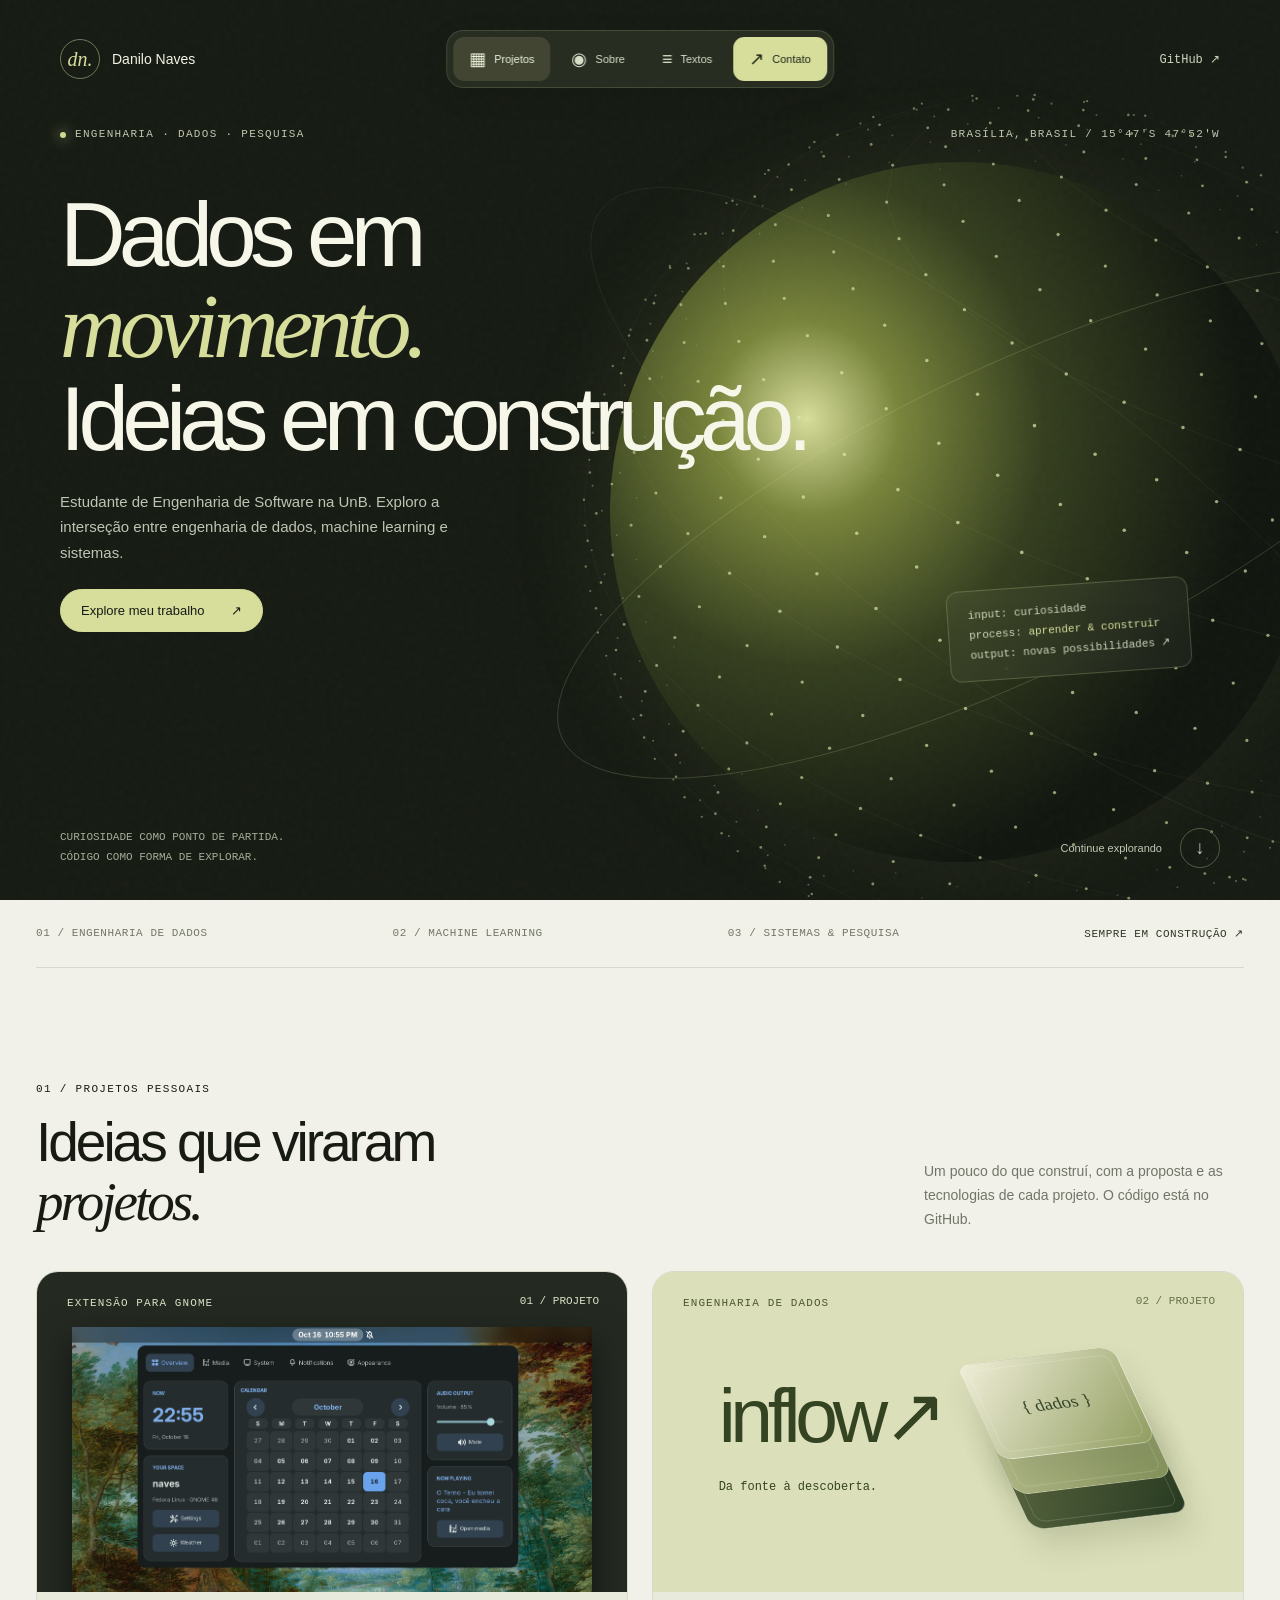
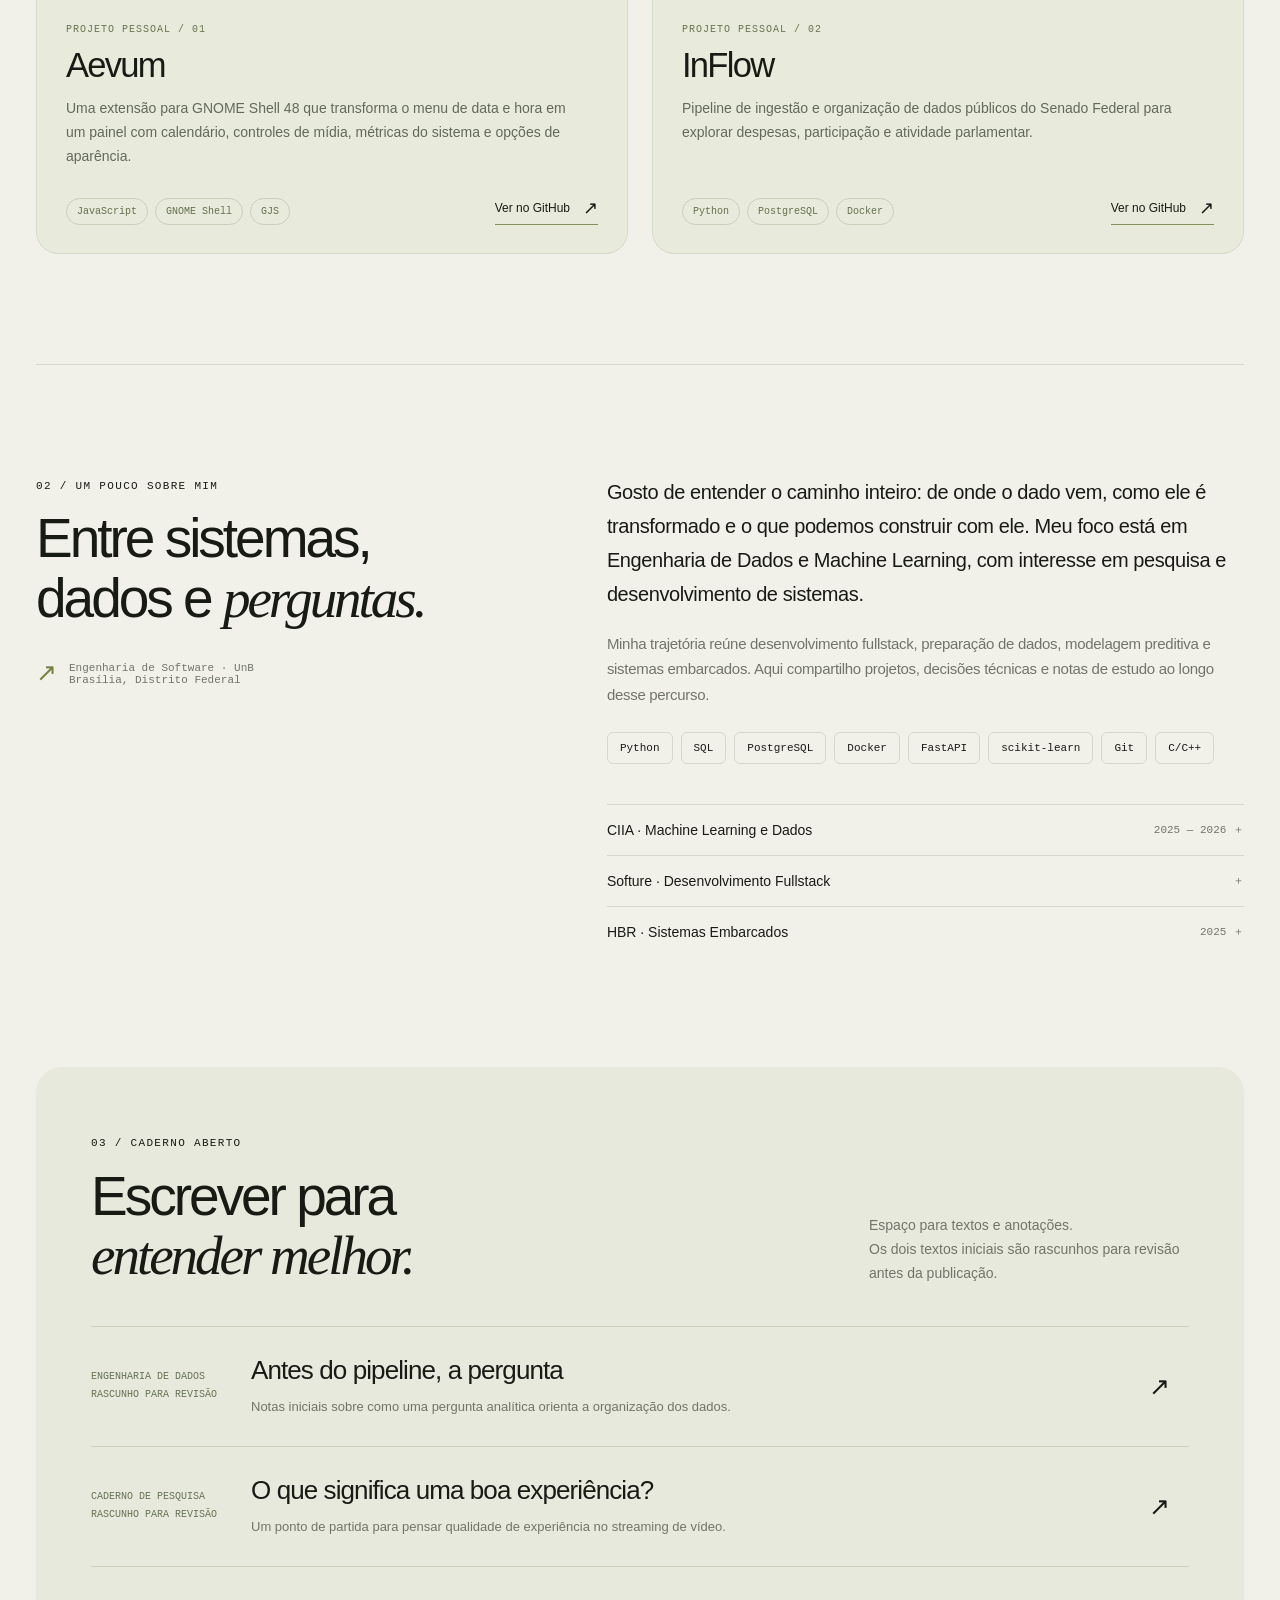
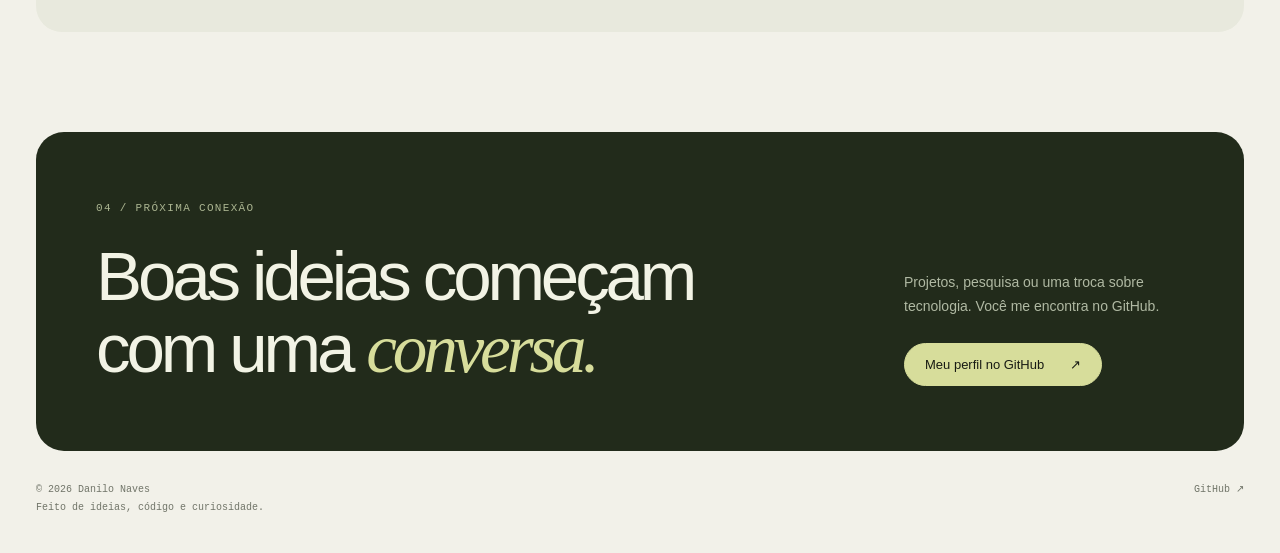
<file: index.html>
<!doctype html>
<html lang="pt-BR"><head><meta charset="utf-8"><meta name="viewport" content="width=device-width,initial-scale=1"><meta name="theme-color" content="#222b1b"><meta name="description" content="Estudante de Engenharia de Software na UnB. Exploro a interseção entre engenharia de dados, machine learning e sistemas."><meta property="og:title" content="Danilo Naves — Dados, software e pesquisa"><meta property="og:description" content="Estudante de Engenharia de Software na UnB. Exploro a interseção entre engenharia de dados, machine learning e sistemas."><meta property="og:type" content="website"><title>Danilo Naves — Dados, software e pesquisa</title><link rel="icon" href="./assets/favicon.svg" type="image/svg+xml"><style>@font-face{font-family:Local;src:local('Inter'),local('Arial');font-display:swap}
:root{--ink:#181b14;--olive:#d7dd9b;--muted:#717569;--paper:#f2f1e9;--line:#d7d8cc}*{box-sizing:border-box}html{scroll-behavior:smooth;scroll-padding-top:95px}body{margin:0;background:var(--paper);color:var(--ink);font-family:Local,Arial,sans-serif;-webkit-font-smoothing:antialiased}a{color:inherit;text-decoration:none}button{font:inherit;cursor:pointer}a,button{-webkit-tap-highlight-color:transparent}a:focus-visible,button:focus-visible,summary:focus-visible{outline:3px solid #8b9839;outline-offset:6px}::selection{background:#d7dd9b;color:#171b14}.skip{position:fixed;top:-90px;left:20px;z-index:100;background:var(--olive);padding:16px}.skip:focus{top:12px}.shell{width:min(1380px,calc(100% - 72px));margin:auto}.nav{display:flex;height:100px;align-items:center;justify-content:space-between;gap:25px}.identity{display:flex;align-items:center;gap:13px;font-weight:600;font-size:16px}.monogram{width:40px;height:40px;border:1px solid #aaaDA0;border-radius:50%;display:grid;place-items:center;font-family:Georgia,serif;font-size:20px;font-style:italic}.navlinks{display:flex;gap:32px;align-items:center;font-size:13px}.navlinks a:not(.pill):hover{color:#6a762a}.pill{border:1px solid #c6c8bb;border-radius:40px;display:inline-flex;align-items:center;gap:26px;padding:13px 20px;font-size:13px;transition:background .2s,transform .2s}.pill:hover{background:var(--olive);transform:translateY(-2px)}.pill.dark{background:var(--ink);color:#fff;border-color:var(--ink)}.pill.lime{background:var(--olive);color:var(--ink);border-color:var(--olive)}.hero{position:relative;min-height:760px;height:calc(100svh - 128px);max-height:1050px;background:#151a12;border-radius:30px;overflow:hidden;color:#f6f6e9;isolation:isolate}.hero:after{content:'';position:absolute;inset:0;pointer-events:none;background-image:url("data:image/svg+xml,%3Csvg viewBox='0 0 180 180' xmlns='http://www.w3.org/2000/svg'%3E%3Cfilter id='n'%3E%3CfeTurbulence type='fractalNoise' baseFrequency='.84' numOctaves='3' stitchTiles='stitch'/%3E%3C/filter%3E%3Crect width='100%25' height='100%25' opacity='.1' filter='url(%23n)'/%3E%3C/svg%3E");opacity:.28;z-index:5}.hero-glow{position:absolute;width:700px;height:700px;border-radius:50%;background:radial-gradient(ellipse at 34% 30%,#d7dd9b 0%,#78843a 14%,#343e1e 36%,#10150e 67%);right:-80px;top:145px;box-shadow:-12px -10px 90px #85904822;transform:rotate(-20deg)}#field{position:absolute;width:100%;height:100%;inset:0;opacity:.94}.hero-content{position:relative;z-index:6;padding:50px 60px 35px;display:flex;flex-direction:column;height:100%;min-height:inherit}.eyebrow{font-family:monospace;text-transform:uppercase;letter-spacing:.12em;font-size:11px;line-height:1.6}.hero-top{display:flex;justify-content:space-between;color:#c1c6af}.status{display:flex;align-items:center;gap:9px}.status i{width:6px;height:6px;background:#ceda8d;border-radius:50%;box-shadow:0 0 13px #d7dd9b}.hero h1{font-weight:400;font-size:clamp(64px,7.3vw,112px);letter-spacing:-.075em;line-height:1.01;margin:80px 0 28px;max-width:950px}.hero h1 em{font-family:Georgia,'Times New Roman',serif;font-weight:400;color:var(--olive);letter-spacing:-.065em}.hero-description{font-size:16px;color:#bfc5b4;line-height:1.8;max-width:395px;margin:0 0 30px}.hero-bottom{margin-top:auto;padding-top:75px;display:flex;align-items:flex-end;justify-content:space-between}.hero-meta{font-size:11px;line-height:1.8;color:#a6ad99;font-family:monospace}.scroll-cue{display:flex;align-items:center;gap:18px;font-size:11px;color:#c2c9b6}.scroll-cue span{display:grid;place-items:center;width:40px;height:40px;border:1px solid #515b42;border-radius:50%;font-size:19px}.orbit-label{position:absolute;right:8%;bottom:28%;padding:15px 20px;border:1px solid #b8c78a44;border-radius:12px;background:#ffffff08;backdrop-filter:blur(12px);font:11px/1.8 monospace;color:#ccd4ba;transform:rotate(-4deg);z-index:6}.orbit-label b{font-weight:400;color:var(--olive)}.ticker{display:flex;justify-content:space-between;gap:25px;padding:27px 0;border-bottom:1px solid var(--line);font:11px monospace;color:#737766;letter-spacing:.05em}.ticker span:last-child{color:#2c3624}.section{padding:110px 0}.section-head{display:flex;justify-content:space-between;align-items:flex-end;margin-bottom:40px;gap:24px}.section-head h2,.about h2{font-size:clamp(36px,4.3vw,62px);font-weight:400;line-height:1.08;letter-spacing:-.055em;margin:14px 0 0}.section-head h2 em,.about h2 em{font-family:Georgia,serif;font-weight:400}.section-head p{max-width:320px;font-size:14px;line-height:1.7;color:var(--muted);margin:0}.filters{display:flex;gap:8px;flex-wrap:wrap;margin-bottom:28px}.filter{border:1px solid #c8ccba;border-radius:30px;background:transparent;padding:9px 17px;font-size:12px}.filter[aria-pressed=true]{color:#f3f4e9;background:#303a23;border-color:#303a23}.project-grid{display:grid;grid-template-columns:1fr 1fr;gap:40px 26px}.project:first-child{grid-column:1/-1}.project[hidden]{display:none}.project-visual{position:relative;overflow:hidden;border-radius:18px;height:330px;background:#dedfcb;transition:transform .35s}.project:hover .project-visual{transform:translateY(-4px)}.project:first-child .project-visual{height:445px}.visual-label{position:absolute;left:30px;top:25px;font:11px monospace;text-transform:uppercase;letter-spacing:.1em;color:#4a5532}.visual-index{position:absolute;right:28px;top:23px;font:11px monospace;color:#65704c}.inflow-art{background:#dce0ba;display:flex;justify-content:center;align-items:center;gap:60px}.inflow-word{font-size:clamp(55px,8vw,120px);font-weight:500;letter-spacing:-.07em;color:#344322;z-index:1}.inflow-word small{font:12px monospace;letter-spacing:0;display:block;margin-top:20px}.stack{position:relative;display:flex;align-items:center;justify-content:center;width:310px;height:310px;transform:rotate(-25deg)}.slab{position:absolute;width:215px;height:150px;border-radius:20px;transform:skewY(18deg);box-shadow:0 30px 40px #333e2425;border:1px solid #ffffff55;background:linear-gradient(135deg,#f0eed8,#909d60)}.slab:nth-child(1){top:145px;background:linear-gradient(135deg,#6a754a,#263921)}.slab:nth-child(2){top:90px;background:linear-gradient(135deg,#c9ce9d,#83915b)}.slab:nth-child(3){top:35px;display:grid;place-items:center;font:25px Georgia;color:#354528}.slab:after{content:'';position:absolute;inset:10px;border:1px solid #ffffff35;border-radius:13px}.project-info{display:flex;justify-content:space-between;gap:20px;padding-top:20px}.project-info h3{font-size:23px;letter-spacing:-.035em;font-weight:400;margin:0 0 8px}.project-info p{color:var(--muted);font-size:13px;line-height:1.6;margin:0;max-width:600px}.round-arrow{border:1px solid #bdc3ac;border-radius:50%;height:42px;width:42px;flex:0 0 42px;display:grid;place-items:center;font-size:20px;transition:background .2s}.project:hover .round-arrow{background:var(--olive)}.tags{display:flex;gap:12px;flex-wrap:wrap;font:10px monospace;color:#64704e;margin-top:14px}.network-art{background:#1d261b;display:grid;place-items:center}.network-art .visual-label,.network-art .visual-index{color:#b7c794}.network-art svg{width:80%;height:75%;overflow:visible}.network-art .graph-node{fill:#d7dd9b;filter:drop-shadow(0 0 10px #b8d07b66)}.network-art .link{stroke:#8b9b66;stroke-width:1;fill:none}.network-art .strong{stroke:#d7dd9b;stroke-width:3;stroke-dasharray:5 9}.ml-art{background:#e4ded3;display:flex;align-items:center;justify-content:center}.matrix{display:grid;grid-template-columns:repeat(8,19px);gap:6px;transform:rotate(-18deg)}.matrix i{width:19px;height:19px;border-radius:5px;background:#505e3b}.matrix i:nth-child(3n){background:#a3ab82}.matrix i:nth-child(7n){background:#c7b397}.matrix i:nth-child(5n){background:#e9e6dc}.ml-title{font:italic 68px Georgia;color:#39452d;letter-spacing:-.06em;margin-left:42px}.about{border-top:1px solid var(--line);display:grid;grid-template-columns:.85fr 1.15fr;gap:100px}.about-copy>p{font-size:20px;line-height:1.7;margin-top:0;letter-spacing:-.02em}.about-copy>p+p{font-size:15px;color:var(--muted)}.skills{display:flex;gap:8px;flex-wrap:wrap;margin-top:25px}.skills span{font:11px monospace;border:1px solid var(--line);border-radius:6px;padding:9px 12px}.about-caption{display:flex;align-items:center;gap:12px;margin-top:30px;font:11px monospace;color:var(--muted)}.about-caption:before{content:'↗';font-size:25px;color:#758241}.experiences{margin-top:40px}.experiences details{border-top:1px solid var(--line);padding:17px 0;font-size:14px}.experiences summary{cursor:pointer;display:flex;justify-content:space-between;gap:15px;list-style:none}.experiences summary::-webkit-details-marker{display:none}.experiences summary span{font:11px monospace;color:var(--muted)}.experiences details p{font-size:14px;line-height:1.7;color:var(--muted)}.notes-section{background:#e8e9dd;border-radius:26px;padding:65px 55px;margin-bottom:100px}.note{display:grid;grid-template-columns:135px 1fr 40px;gap:25px;align-items:center;border-top:1px solid #cbd0bd;padding:28px 0}.note:last-child{border-bottom:1px solid #cbd0bd}.note:hover h3{color:#64732d}.note-meta{font:10px/1.8 monospace;color:#667253}.note h3{font-size:26px;font-weight:400;letter-spacing:-.035em;margin:0 0 10px}.note p{font-size:13px;color:var(--muted);margin:0;line-height:1.7}.note>span{font-size:25px}.contact{background:#222b1b;border-radius:28px;color:#f2f3e5;padding:65px 60px;display:flex;justify-content:space-between;gap:40px;align-items:flex-end}.contact .eyebrow{color:#abb591}.contact h2{font:400 clamp(40px,5.4vw,78px)/1.05 Local,Arial,sans-serif;letter-spacing:-.06em;margin:22px 0 0}.contact h2 em{font-family:Georgia,serif;color:var(--olive);font-weight:400}.contact p{font-size:14px;line-height:1.7;color:#b0b9a3;max-width:280px}.contact .pill{margin-top:10px}footer{display:flex;justify-content:space-between;gap:20px;padding:30px 0 38px;color:var(--muted);font:10px/1.8 monospace}.article-wrap{max-width:790px;margin:50px auto 120px}.back{display:inline-block;font:12px monospace;color:#627242;margin-bottom:50px}.article-wrap h1{font-size:clamp(42px,6vw,76px);line-height:1.05;letter-spacing:-.06em;font-weight:400;margin:20px 0 30px}.article-wrap .lead{font-size:21px;line-height:1.7;color:#606850;border-bottom:1px solid var(--line);padding-bottom:35px;margin-bottom:45px}.prose{font-size:17px;line-height:1.9}.prose h2{font-size:28px;font-weight:400;letter-spacing:-.03em;margin-top:40px;line-height:1.3}.prose p{margin:20px 0}.prose ul{padding-left:24px}.prose a{border-bottom:1px solid #87945e}.prose code{background:#e3e6d6;padding:2px 6px;border-radius:4px;font-size:.85em}.article-end{margin-top:50px;padding-top:30px;border-top:1px solid var(--line)}.noscript{font:11px monospace;color:#cbd3bb;position:absolute;bottom:20px;left:30px} @media(min-width:1600px){.hero h1{font-size:118px}}@media(max-width:900px){.shell{width:calc(100% - 40px)}.nav{height:82px}.navlinks{gap:20px}.hero{min-height:710px;height:auto}.hero-content{padding:35px;min-height:710px}.hero h1{font-size:76px;margin-top:75px}.hero-glow{right:-350px;top:210px}.orbit-label{display:none}.section{padding:80px 0}.about{gap:45px}.inflow-art{gap:15px}.stack{width:250px}.notes-section{padding:45px 30px}.contact{padding:45px 35px}.ml-title{font-size:45px;margin-left:25px}.matrix{grid-template-columns:repeat(8,13px);gap:4px}.matrix i{width:13px;height:13px}}@media(max-width:600px){.shell{width:calc(100% - 28px)}.nav{height:80px}.identity{font-size:13px;gap:8px}.monogram{width:32px;height:32px;font-size:17px}.navlinks{gap:15px;font-size:11px}.navlinks .pill{display:none}.hero{border-radius:20px;min-height:720px}.hero-content{padding:26px 24px;min-height:720px}.hero-top{font-size:9px}.hero-top>span:last-child{display:none}.hero h1{font-size:58px;margin:66px 0 25px;letter-spacing:-.07em}.hero-description{font-size:14px;max-width:270px}.hero-glow{width:450px;height:450px;right:-220px;top:300px}.hero-bottom{padding-top:60px}.hero-meta{font-size:9px}.scroll-cue{font-size:0;gap:0}.ticker{font-size:9px;padding:21px 2px;gap:12px;flex-wrap:wrap}.ticker span:nth-child(3){display:none}.section{padding:65px 0}.section-head{display:block}.section-head p{margin-top:20px}.section-head h2,.about h2{font-size:40px}.project-grid{grid-template-columns:1fr;gap:35px}.project:first-child{grid-column:auto}.project .project-visual,.project:first-child .project-visual{height:285px}.visual-label{left:20px;top:20px;font-size:9px}.visual-index{right:20px;top:20px}.inflow-art{gap:0}.inflow-word{font-size:52px;margin-left:20px}.inflow-word small{font-size:9px;max-width:90px;line-height:1.7}.stack{width:175px;height:230px;transform:rotate(-25deg) scale(.75);flex-shrink:0}.slab{width:165px;height:115px}.slab:nth-child(1){top:115px}.slab:nth-child(2){top:70px}.slab:nth-child(3){top:25px}.project-info h3{font-size:21px}.project-info p{font-size:12px}.about{grid-template-columns:1fr;gap:30px}.about-copy>p{font-size:19px}.about-caption{margin-top:20px}.notes-section{padding:35px 24px;margin-bottom:65px;border-radius:20px}.note{grid-template-columns:1fr 24px;gap:12px;padding:23px 0}.note-meta{grid-column:1/-1}.note h3{font-size:23px;line-height:1.2}.contact{padding:35px 26px;display:block;border-radius:20px}.contact h2{font-size:49px}.contact p{margin-top:25px}.contact .pill{margin-top:8px}footer{font-size:9px}.article-wrap{margin:30px 12px 70px}.article-wrap h1{font-size:46px}.article-wrap .lead{font-size:18px}.prose{font-size:16px}.experiences summary{line-height:1.6}.experiences summary span{white-space:nowrap;font-size:9px}}@media(prefers-reduced-motion:reduce){html{scroll-behavior:auto}*,*:before,*:after{transition:none!important;animation:none!important}}

/* Abertura imersiva: controles integrados à própria composição. */
body{overflow-x:clip}.hero{width:100vw;margin-left:calc(50% - 50vw);height:100svh;min-height:0;max-height:none;border:0;border-radius:0}.hero-content{width:min(1500px,100%);margin:auto;padding:28px 60px 32px;height:100%;min-height:0}.hero-navigation{position:relative;display:flex;justify-content:space-between;align-items:center;gap:24px;min-height:62px;margin-bottom:36px}.hero-brand{display:flex;align-items:center;gap:12px;font-size:14px;color:#f1f3e4}.hero-brand .monogram{border-color:#707b58;color:#d7dd9b}.hero-github{font:12px monospace;color:#d0d7be}.hero-github:hover{color:#fff}.card-nav{display:flex;align-items:center;gap:5px;position:absolute;left:50%;transform:translateX(-50%);padding:6px;border:1px solid #cadba52b;border-radius:17px;background:#d4e1af16;box-shadow:0 8px 30px #00000015;backdrop-filter:blur(16px)}.card-nav a{display:flex;align-items:center;gap:8px;padding:13px 16px;border-radius:11px;color:#d8dfc8;font-size:11px;transition:background .2s,color .2s}.card-nav a>span:first-child{font-size:18px;line-height:1}.card-nav a:hover,.card-nav a:focus-visible{background:#d7dd9b29;color:#fff}.card-nav a:first-child{background:#d7dd9b24;color:#eef3dc}.card-nav .nav-contact{background:#d7dd9b;color:#202918}.card-nav .nav-contact:hover{background:#e7edbc;color:#202918}.hero h1{font-size:clamp(52px,min(7.1vw,10.8svh),112px);margin:clamp(22px,5svh,65px) 0 24px}.hero-description{font-size:15px;line-height:1.7;margin-bottom:24px}.hero-bottom{padding-top:26px}.hero-glow{top:18%;right:-30px}.orbit-label{right:7%;bottom:25%}.hero:has(.hero-navigation)~.ticker{margin-top:0}
@media(min-width:1600px){.hero h1{font-size:min(118px,11svh)}}
@media(max-width:900px){.hero-content{padding:22px 32px 28px}.hero-brand>span:last-child{display:none}.hero-navigation{margin-bottom:28px}.hero h1{font-size:clamp(52px,min(8.8vw,10svh),86px)}.card-nav a{padding:12px}.hero-glow{right:-240px}.hero-top>span:last-child{font-size:9px}}
@media(max-width:600px){.hero{height:100svh;min-height:0;border-radius:0}.hero-content{padding:18px 24px 24px;min-height:0}.hero-navigation{min-height:51px;gap:14px;margin-bottom:26px}.hero-brand .monogram{width:30px;height:30px;font-size:16px}.hero-github{display:none}.card-nav{position:static;transform:none;margin-left:auto;gap:2px;padding:4px;border-radius:13px}.card-nav a{flex-direction:column;gap:5px;font-size:8px;padding:8px 10px;border-radius:9px}.card-nav a>span:first-child{font-size:16px}.hero h1{font-size:clamp(38px,min(11vw,8.5svh),64px);margin:clamp(23px,5svh,46px) 0 22px}.hero-description{font-size:13px;line-height:1.7;max-width:280px;margin-bottom:22px}.hero-bottom{padding-top:22px}.hero-glow{top:35%;right:-220px}.hero-top{font-size:8px}.hero-top>span:last-child{display:none}.hero-meta{font-size:8px}.scroll-cue span{width:34px;height:34px}.hero .pill{padding:12px 17px;font-size:12px}}
@media(max-height:600px) and (min-width:601px){.hero-content{padding-top:12px;padding-bottom:15px}.hero-navigation{min-height:46px;margin-bottom:12px}.card-nav a{padding:8px 12px}.hero h1{font-size:clamp(35px,8svh,52px);margin:12px 0}.hero-description{max-width:480px;font-size:12px;margin-bottom:12px}.hero-bottom{padding-top:12px}.hero-meta{font-size:8px}.hero .pill{padding:9px 16px}.hero-top{font-size:9px}}

/* Cards de projetos pessoais na página inicial. */
.project-grid{gap:24px;align-items:stretch}
.project-card{min-width:0;display:flex;flex-direction:column;background:#e8eadc;border:1px solid #d6dac8;border-radius:22px;overflow:hidden;transition:transform .25s,box-shadow .25s}
.project-card:hover{transform:translateY(-5px);box-shadow:0 20px 40px #252f1714}
.project-card .project-visual{height:320px;border-radius:0}
.project-card .visual-label,.project-card .visual-index{z-index:2}
.screenshot-art{background:#242a22;display:grid;place-items:center;padding:55px 35px 25px}
.screenshot-art .visual-label,.screenshot-art .visual-index{color:#d9e2c4}
.screenshot-art img{width:100%;height:100%;object-fit:contain;object-position:center bottom;filter:drop-shadow(0 15px 18px #0008)}
.project-card .inflow-art{gap:5px}
.project-card .inflow-word{font-size:clamp(50px,6vw,86px);margin-left:15px}
.project-card .stack{transform:rotate(-25deg) scale(.7);flex:0 0 245px}
.project-card-body{padding:26px 29px 28px;display:flex;flex:1;flex-direction:column;justify-content:space-between;gap:28px}
.project-kicker{font:10px monospace;letter-spacing:.1em;color:#66734e}
.project-card h3{font-size:clamp(27px,2.7vw,36px);font-weight:400;letter-spacing:-.05em;margin:10px 0 12px}
.project-card p{font-size:14px;line-height:1.7;color:#62695b;margin:0;max-width:510px}
.project-card-bottom{display:flex;align-items:flex-end;justify-content:space-between;gap:18px;flex-wrap:wrap}
.project-card .tags{margin:0;gap:7px}
.project-card .tags span{border:1px solid #c9cfb9;border-radius:20px;padding:7px 10px}
.project-link{display:inline-flex;align-items:center;gap:13px;border-bottom:1px solid #82915a;padding-bottom:5px;font-size:12px;white-space:nowrap}
.project-link:hover{color:#617329;border-color:#617329}
.project-link span{font-size:18px}
@media(max-width:900px){.project-card .project-visual{height:270px}.project-card .inflow-word{font-size:52px}.project-card .stack{transform:rotate(-25deg) scale(.55);flex-basis:180px}}
@media(max-width:600px){.project-grid{gap:20px}.project-card .project-visual{height:260px}.project-card-body{padding:23px}.project-card .inflow-word{font-size:52px;margin-left:15px}.project-card .stack{transform:rotate(-25deg) scale(.65);flex-basis:160px}.screenshot-art{padding:50px 18px 18px}}
</style></head><body>
<a class="skip" href="#principal">Pular para o conteúdo</a><div class="shell">

<main id="principal">
<section class="hero" aria-labelledby="titulo"><div class="hero-glow" aria-hidden="true"></div><canvas id="field" aria-hidden="true"></canvas><div class="hero-content"><div class="hero-navigation"><a class="hero-brand" href="./index.html" aria-label="Danilo Naves — início"><span class="monogram" aria-hidden="true">dn.</span><span>Danilo Naves</span></a><nav class="card-nav" aria-label="Navegação principal"><a href="#projetos"><span aria-hidden="true">▦</span><span>Projetos</span></a><a href="#sobre"><span aria-hidden="true">◉</span><span>Sobre</span></a><a href="#textos"><span aria-hidden="true">≡</span><span>Textos</span></a><a href="#contato" class="nav-contact"><span aria-hidden="true">↗</span><span>Contato</span></a></nav><a class="hero-github" href="https://github.com/DaniloNavesS" target="_blank" rel="noopener noreferrer">GitHub ↗</a></div><div class="hero-top eyebrow"><span class="status"><i aria-hidden="true"></i> Engenharia · Dados · Pesquisa</span><span>Brasília, Brasil / 15°47′S 47°52′W</span></div><h1 id="titulo">Dados em<br><em>movimento.</em><br>Ideias em construção.</h1><p class="hero-description">Estudante de Engenharia de Software na UnB. Exploro a interseção entre engenharia de dados, machine learning e sistemas.</p><div><a class="pill lime" href="#projetos">Explore meu trabalho <span aria-hidden="true">↗</span></a></div><div class="hero-bottom"><span class="hero-meta">CURIOSIDADE COMO PONTO DE PARTIDA.<br>CÓDIGO COMO FORMA DE EXPLORAR.</span><a class="scroll-cue" href="#projetos">Continue explorando <span aria-hidden="true">↓</span></a></div></div><div class="orbit-label" aria-hidden="true">input: curiosidade<br>process: <b>aprender & construir</b><br>output: novas possibilidades ↗</div></section>
<div class="ticker" aria-hidden="true"><span>01 / ENGENHARIA DE DADOS</span><span>02 / MACHINE LEARNING</span><span>03 / SISTEMAS & PESQUISA</span><span>SEMPRE EM CONSTRUÇÃO ↗</span></div>
<section class="section" id="projetos"><div class="section-head"><div><span class="eyebrow">01 / Projetos pessoais</span><h2>Ideias que viraram<br><em>projetos.</em></h2></div><p>Um pouco do que construí, com a proposta e as tecnologias de cada projeto. O código está no GitHub.</p></div><div class="project-grid"><article class="project-card"><div class="project-visual screenshot-art"><span class="visual-label">Extensão para GNOME</span><span class="visual-index">01 / PROJETO</span><img src="./assets/aevum-overview.png" alt="Interface do projeto Aevum" loading="lazy"></div><div class="project-card-body"><div><span class="project-kicker">PROJETO PESSOAL / 01</span><h3>Aevum</h3><p>Uma extensão para GNOME Shell 48 que transforma o menu de data e hora em um painel com calendário, controles de mídia, métricas do sistema e opções de aparência.</p></div><div class="project-card-bottom"><div class="tags"><span>JavaScript</span><span>GNOME Shell</span><span>GJS</span></div><a class="project-link" href="https://github.com/DaniloNavesS/Aevum" target="_blank" rel="noopener noreferrer" aria-label="Ver Aevum no GitHub">Ver no GitHub <span aria-hidden="true">↗</span></a></div></div></article><article class="project-card"><div class="project-visual inflow-art"><span class="visual-label">Engenharia de Dados</span><span class="visual-index">02 / PROJETO</span><div class="inflow-word">inflow<span aria-hidden="true">↗</span><small>Da fonte à descoberta.</small></div><div class="stack" aria-hidden="true"><div class="slab"></div><div class="slab"></div><div class="slab">{ dados }</div></div></div><div class="project-card-body"><div><span class="project-kicker">PROJETO PESSOAL / 02</span><h3>InFlow</h3><p>Pipeline de ingestão e organização de dados públicos do Senado Federal para explorar despesas, participação e atividade parlamentar.</p></div><div class="project-card-bottom"><div class="tags"><span>Python</span><span>PostgreSQL</span><span>Docker</span></div><a class="project-link" href="https://github.com/DaniloNavesS/inflow" target="_blank" rel="noopener noreferrer" aria-label="Ver InFlow no GitHub">Ver no GitHub <span aria-hidden="true">↗</span></a></div></div></article></div></section>
<section class="section about" id="sobre"><div><span class="eyebrow">02 / Um pouco sobre mim</span><h2>Entre sistemas,<br>dados e <em>perguntas.</em></h2><div class="about-caption">Engenharia de Software · UnB<br>Brasília, Distrito Federal</div></div><div class="about-copy"><p>Gosto de entender o caminho inteiro: de onde o dado vem, como ele é transformado e o que podemos construir com ele. Meu foco está em Engenharia de Dados e Machine Learning, com interesse em pesquisa e desenvolvimento de sistemas.</p><p>Minha trajetória reúne desenvolvimento fullstack, preparação de dados, modelagem preditiva e sistemas embarcados. Aqui compartilho projetos, decisões técnicas e notas de estudo ao longo desse percurso.</p><div class="skills" aria-label="Tecnologias"><span>Python</span><span>SQL</span><span>PostgreSQL</span><span>Docker</span><span>FastAPI</span><span>scikit-learn</span><span>Git</span><span>C/C++</span></div><div class="experiences"><details><summary>CIIA · Machine Learning e Dados <span>2025 — 2026 ＋</span></summary><p>Preparação e limpeza de dados, engenharia de atributos, tratamento de desbalanceamento, modelos preditivos e APIs com FastAPI.</p></details><details><summary>Softure · Desenvolvimento Fullstack <span>＋</span></summary><p>Desenvolvimento com Java, Laravel e JavaScript, integração com PostgreSQL e atendimento a necessidades de profissionais da saúde.</p></details><details><summary>HBR · Sistemas Embarcados <span>2025 ＋</span></summary><p>Atividades com C/C++, comunicação UART e MQTT e sistemas de tempo real.</p></details></div></div></section>
<section class="notes-section" id="textos"><div class="section-head"><div><span class="eyebrow">03 / Caderno aberto</span><h2>Escrever para<br><em>entender melhor.</em></h2></div><p>Espaço para textos e anotações.<br>Os dois textos iniciais são rascunhos para revisão antes da publicação.</p></div><a class="note" href="./textos/dados-e-perguntas.html"><div class="note-meta">ENGENHARIA DE DADOS<br>RASCUNHO PARA REVISÃO</div><div><h3>Antes do pipeline, a pergunta</h3><p>Notas iniciais sobre como uma pergunta analítica orienta a organização dos dados.</p></div><span aria-hidden="true">↗</span></a><a class="note" href="./textos/pesquisa-qoe.html"><div class="note-meta">CADERNO DE PESQUISA<br>RASCUNHO PARA REVISÃO</div><div><h3>O que significa uma boa experiência?</h3><p>Um ponto de partida para pensar qualidade de experiência no streaming de vídeo.</p></div><span aria-hidden="true">↗</span></a></section>
<section class="contact" id="contato"><div><span class="eyebrow">04 / Próxima conexão</span><h2>Boas ideias começam<br>com uma <em>conversa.</em></h2></div><div><p>Projetos, pesquisa ou uma troca sobre tecnologia. Você me encontra no GitHub.</p><a class="pill lime" href="https://github.com/DaniloNavesS" target="_blank" rel="noopener noreferrer">Meu perfil no GitHub <span aria-hidden="true">↗</span></a></div></section></main>
<footer><span>© 2026 Danilo Naves<br>Feito de ideias, código e curiosidade.</span><a href="https://github.com/DaniloNavesS" target="_blank" rel="noopener noreferrer">GitHub ↗</a></footer></div><script>/* Interface sem dependências. O canvas é decorativo e respeita movimento reduzido. */
const canvas = document.getElementById('field');
if (canvas) {
 const ctx = canvas.getContext('2d');
 if (ctx) {
  const motion = matchMedia('(prefers-reduced-motion: reduce)');
  let width = 0, height = 0, frame = 0, visible = true, time = 0;
  const points = Array.from({length: 760}, (_, i) => {
   const y = 1 - 2 * (i + .5) / 760, r = Math.sqrt(1-y*y), a = i * 2.3999632297;
   return {x: Math.cos(a)*r, y, z: Math.sin(a)*r};
  });
  function resize() {
   const box = canvas.getBoundingClientRect(), dpr = Math.min(devicePixelRatio || 1, 2);
   width = box.width; height = box.height;
   canvas.width = width*dpr; canvas.height = height*dpr;
   ctx.setTransform(dpr,0,0,dpr,0,0); draw();
  }
  function draw() {
   ctx.clearRect(0,0,width,height);
   const mobile = width<600, radius = mobile ? width*.7 : Math.min(width*.33, height*.53);
   const cx = width*(mobile?.94:.79), cy = height*(mobile?.7:.58);
   const a=time*.00012, b=-.32;
   const projected=points.map(p=>{
    const x=p.x*Math.cos(a)-p.z*Math.sin(a), z=p.x*Math.sin(a)+p.z*Math.cos(a);
    const y=p.y*Math.cos(b)-z*Math.sin(b), zz=p.y*Math.sin(b)+z*Math.cos(b);
    const k=2.8/(2.8-zz*.45);
    return {x:cx+x*radius*k,y:cy+y*radius*k,z:zz};
   });
   projected.forEach((p,i)=>{
    if(p.z<-.42)return;
    const alpha=(p.z+1)/2;
    if(i%3===0){const q=projected[(i+21)%points.length];if(q.z>0&&Math.hypot(p.x-q.x,p.y-q.y)<radius*.25){ctx.strokeStyle=`rgba(199,216,137,${alpha*.14})`;ctx.lineWidth=.5;ctx.beginPath();ctx.moveTo(p.x,p.y);ctx.lineTo(q.x,q.y);ctx.stroke();}}
    ctx.fillStyle=`rgba(222,235,175,${alpha*.75})`;ctx.beginPath();ctx.arc(p.x,p.y,alpha*1.5+.3,0,Math.PI*2);ctx.fill();
   });
   ctx.strokeStyle='rgba(206,221,153,.3)';ctx.lineWidth=.7;
   ctx.beginPath();ctx.ellipse(cx,cy,radius*1.18,radius*.36,-.45,0,Math.PI*2);ctx.stroke();
   ctx.strokeStyle='rgba(206,221,153,.12)';ctx.beginPath();ctx.ellipse(cx,cy,radius*1.22,radius*.36,.65,0,Math.PI*2);ctx.stroke();
  }
  function tick(t){frame=0;time=t;draw();if(visible&&!document.hidden&&!motion.matches)frame=requestAnimationFrame(tick);}
  function start(){if(!frame&&visible&&!document.hidden&&!motion.matches)frame=requestAnimationFrame(tick);else draw();}
  new ResizeObserver(resize).observe(canvas);
  new IntersectionObserver(entries=>{visible=entries[0].isIntersecting;if(!visible&&frame){cancelAnimationFrame(frame);frame=0;}else start();}).observe(canvas);
  document.addEventListener('visibilitychange',()=>{if(document.hidden&&frame){cancelAnimationFrame(frame);frame=0;}else start();});
  motion.addEventListener('change',()=>{if(motion.matches&&frame){cancelAnimationFrame(frame);frame=0;}start();});
  resize(); start();
 }
}
</script></body></html>
</file>
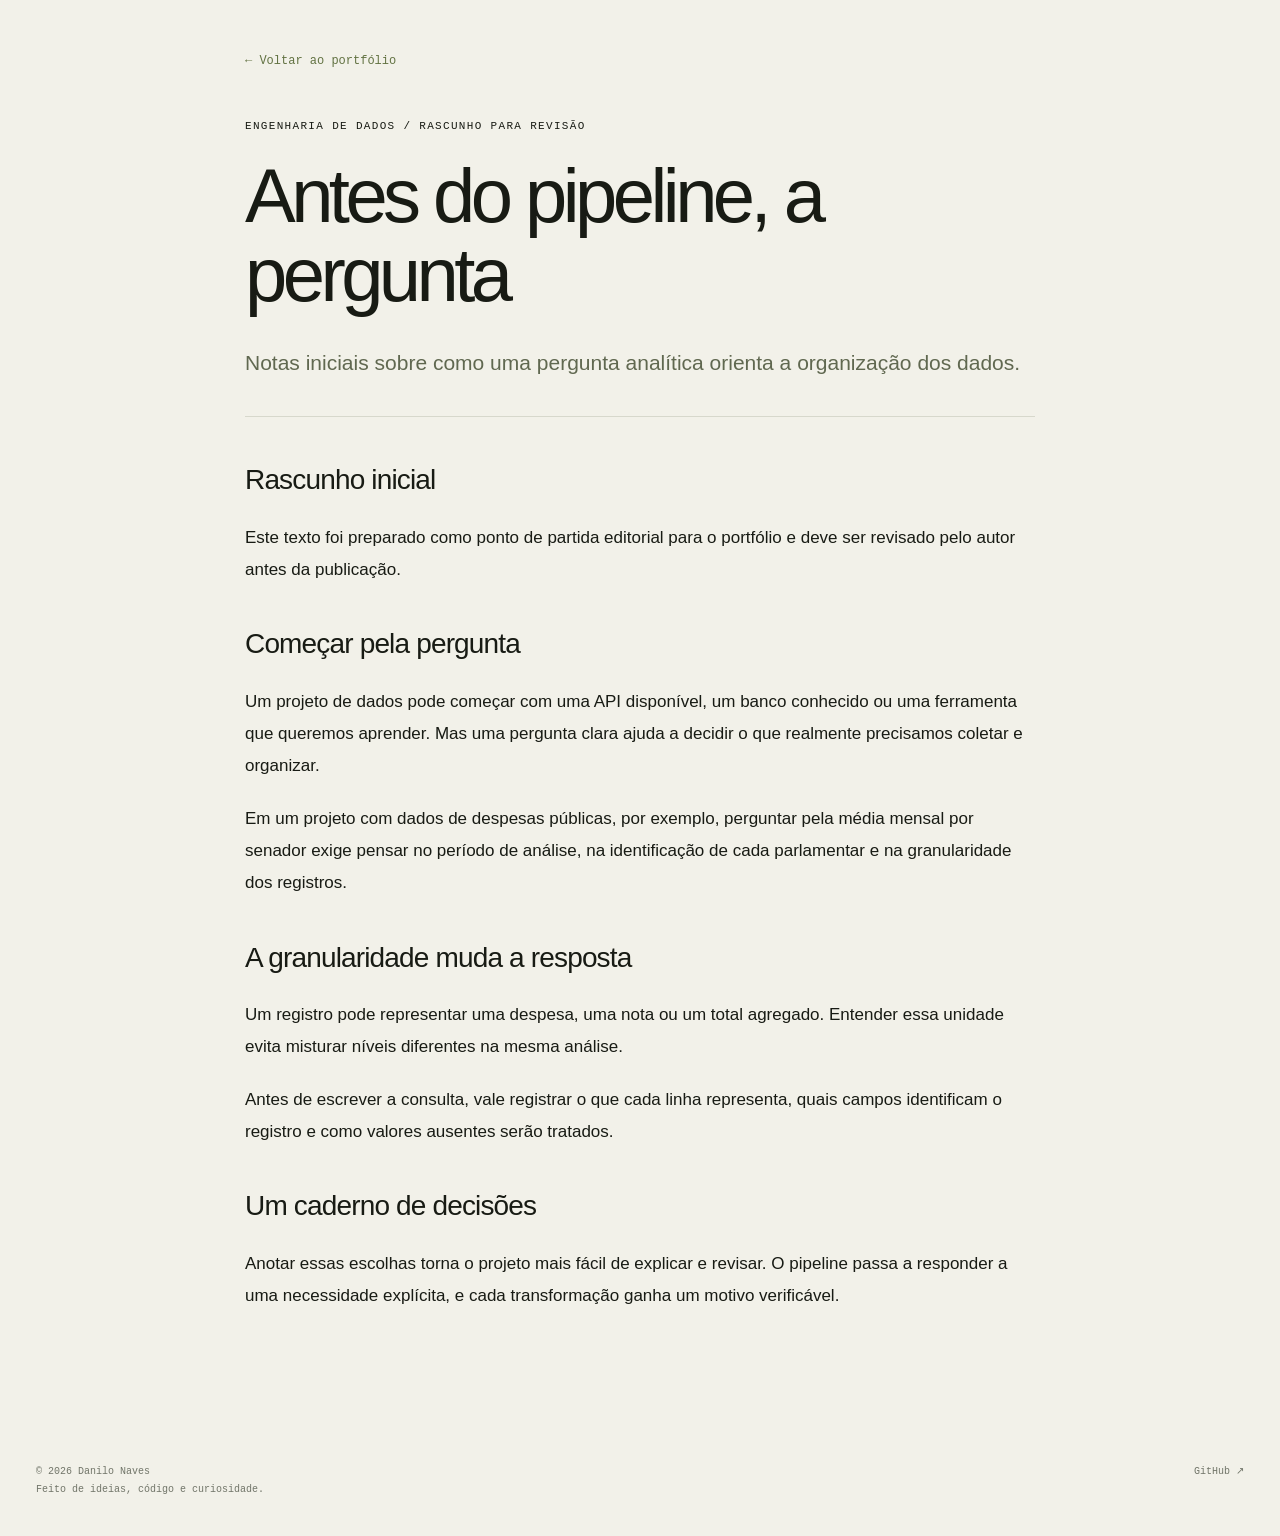
<file: textos/dados-e-perguntas.html>
<!doctype html>
<html lang="pt-BR"><head><meta charset="utf-8"><meta name="viewport" content="width=device-width,initial-scale=1"><meta name="theme-color" content="#222b1b"><meta name="description" content="Notas iniciais sobre como uma pergunta analítica orienta a organização dos dados."><meta property="og:title" content="Antes do pipeline, a pergunta — Danilo Naves"><meta property="og:description" content="Notas iniciais sobre como uma pergunta analítica orienta a organização dos dados."><meta property="og:type" content="website"><title>Antes do pipeline, a pergunta — Danilo Naves</title><link rel="icon" href="../assets/favicon.svg" type="image/svg+xml"><style>@font-face{font-family:Local;src:local('Inter'),local('Arial');font-display:swap}
:root{--ink:#181b14;--olive:#d7dd9b;--muted:#717569;--paper:#f2f1e9;--line:#d7d8cc}*{box-sizing:border-box}html{scroll-behavior:smooth;scroll-padding-top:95px}body{margin:0;background:var(--paper);color:var(--ink);font-family:Local,Arial,sans-serif;-webkit-font-smoothing:antialiased}a{color:inherit;text-decoration:none}button{font:inherit;cursor:pointer}a,button{-webkit-tap-highlight-color:transparent}a:focus-visible,button:focus-visible,summary:focus-visible{outline:3px solid #8b9839;outline-offset:6px}::selection{background:#d7dd9b;color:#171b14}.skip{position:fixed;top:-90px;left:20px;z-index:100;background:var(--olive);padding:16px}.skip:focus{top:12px}.shell{width:min(1380px,calc(100% - 72px));margin:auto}.nav{display:flex;height:100px;align-items:center;justify-content:space-between;gap:25px}.identity{display:flex;align-items:center;gap:13px;font-weight:600;font-size:16px}.monogram{width:40px;height:40px;border:1px solid #aaaDA0;border-radius:50%;display:grid;place-items:center;font-family:Georgia,serif;font-size:20px;font-style:italic}.navlinks{display:flex;gap:32px;align-items:center;font-size:13px}.navlinks a:not(.pill):hover{color:#6a762a}.pill{border:1px solid #c6c8bb;border-radius:40px;display:inline-flex;align-items:center;gap:26px;padding:13px 20px;font-size:13px;transition:background .2s,transform .2s}.pill:hover{background:var(--olive);transform:translateY(-2px)}.pill.dark{background:var(--ink);color:#fff;border-color:var(--ink)}.pill.lime{background:var(--olive);color:var(--ink);border-color:var(--olive)}.hero{position:relative;min-height:760px;height:calc(100svh - 128px);max-height:1050px;background:#151a12;border-radius:30px;overflow:hidden;color:#f6f6e9;isolation:isolate}.hero:after{content:'';position:absolute;inset:0;pointer-events:none;background-image:url("data:image/svg+xml,%3Csvg viewBox='0 0 180 180' xmlns='http://www.w3.org/2000/svg'%3E%3Cfilter id='n'%3E%3CfeTurbulence type='fractalNoise' baseFrequency='.84' numOctaves='3' stitchTiles='stitch'/%3E%3C/filter%3E%3Crect width='100%25' height='100%25' opacity='.1' filter='url(%23n)'/%3E%3C/svg%3E");opacity:.28;z-index:5}.hero-glow{position:absolute;width:700px;height:700px;border-radius:50%;background:radial-gradient(ellipse at 34% 30%,#d7dd9b 0%,#78843a 14%,#343e1e 36%,#10150e 67%);right:-80px;top:145px;box-shadow:-12px -10px 90px #85904822;transform:rotate(-20deg)}#field{position:absolute;width:100%;height:100%;inset:0;opacity:.94}.hero-content{position:relative;z-index:6;padding:50px 60px 35px;display:flex;flex-direction:column;height:100%;min-height:inherit}.eyebrow{font-family:monospace;text-transform:uppercase;letter-spacing:.12em;font-size:11px;line-height:1.6}.hero-top{display:flex;justify-content:space-between;color:#c1c6af}.status{display:flex;align-items:center;gap:9px}.status i{width:6px;height:6px;background:#ceda8d;border-radius:50%;box-shadow:0 0 13px #d7dd9b}.hero h1{font-weight:400;font-size:clamp(64px,7.3vw,112px);letter-spacing:-.075em;line-height:1.01;margin:80px 0 28px;max-width:950px}.hero h1 em{font-family:Georgia,'Times New Roman',serif;font-weight:400;color:var(--olive);letter-spacing:-.065em}.hero-description{font-size:16px;color:#bfc5b4;line-height:1.8;max-width:395px;margin:0 0 30px}.hero-bottom{margin-top:auto;padding-top:75px;display:flex;align-items:flex-end;justify-content:space-between}.hero-meta{font-size:11px;line-height:1.8;color:#a6ad99;font-family:monospace}.scroll-cue{display:flex;align-items:center;gap:18px;font-size:11px;color:#c2c9b6}.scroll-cue span{display:grid;place-items:center;width:40px;height:40px;border:1px solid #515b42;border-radius:50%;font-size:19px}.orbit-label{position:absolute;right:8%;bottom:28%;padding:15px 20px;border:1px solid #b8c78a44;border-radius:12px;background:#ffffff08;backdrop-filter:blur(12px);font:11px/1.8 monospace;color:#ccd4ba;transform:rotate(-4deg);z-index:6}.orbit-label b{font-weight:400;color:var(--olive)}.ticker{display:flex;justify-content:space-between;gap:25px;padding:27px 0;border-bottom:1px solid var(--line);font:11px monospace;color:#737766;letter-spacing:.05em}.ticker span:last-child{color:#2c3624}.section{padding:110px 0}.section-head{display:flex;justify-content:space-between;align-items:flex-end;margin-bottom:40px;gap:24px}.section-head h2,.about h2{font-size:clamp(36px,4.3vw,62px);font-weight:400;line-height:1.08;letter-spacing:-.055em;margin:14px 0 0}.section-head h2 em,.about h2 em{font-family:Georgia,serif;font-weight:400}.section-head p{max-width:320px;font-size:14px;line-height:1.7;color:var(--muted);margin:0}.filters{display:flex;gap:8px;flex-wrap:wrap;margin-bottom:28px}.filter{border:1px solid #c8ccba;border-radius:30px;background:transparent;padding:9px 17px;font-size:12px}.filter[aria-pressed=true]{color:#f3f4e9;background:#303a23;border-color:#303a23}.project-grid{display:grid;grid-template-columns:1fr 1fr;gap:40px 26px}.project:first-child{grid-column:1/-1}.project[hidden]{display:none}.project-visual{position:relative;overflow:hidden;border-radius:18px;height:330px;background:#dedfcb;transition:transform .35s}.project:hover .project-visual{transform:translateY(-4px)}.project:first-child .project-visual{height:445px}.visual-label{position:absolute;left:30px;top:25px;font:11px monospace;text-transform:uppercase;letter-spacing:.1em;color:#4a5532}.visual-index{position:absolute;right:28px;top:23px;font:11px monospace;color:#65704c}.inflow-art{background:#dce0ba;display:flex;justify-content:center;align-items:center;gap:60px}.inflow-word{font-size:clamp(55px,8vw,120px);font-weight:500;letter-spacing:-.07em;color:#344322;z-index:1}.inflow-word small{font:12px monospace;letter-spacing:0;display:block;margin-top:20px}.stack{position:relative;display:flex;align-items:center;justify-content:center;width:310px;height:310px;transform:rotate(-25deg)}.slab{position:absolute;width:215px;height:150px;border-radius:20px;transform:skewY(18deg);box-shadow:0 30px 40px #333e2425;border:1px solid #ffffff55;background:linear-gradient(135deg,#f0eed8,#909d60)}.slab:nth-child(1){top:145px;background:linear-gradient(135deg,#6a754a,#263921)}.slab:nth-child(2){top:90px;background:linear-gradient(135deg,#c9ce9d,#83915b)}.slab:nth-child(3){top:35px;display:grid;place-items:center;font:25px Georgia;color:#354528}.slab:after{content:'';position:absolute;inset:10px;border:1px solid #ffffff35;border-radius:13px}.project-info{display:flex;justify-content:space-between;gap:20px;padding-top:20px}.project-info h3{font-size:23px;letter-spacing:-.035em;font-weight:400;margin:0 0 8px}.project-info p{color:var(--muted);font-size:13px;line-height:1.6;margin:0;max-width:600px}.round-arrow{border:1px solid #bdc3ac;border-radius:50%;height:42px;width:42px;flex:0 0 42px;display:grid;place-items:center;font-size:20px;transition:background .2s}.project:hover .round-arrow{background:var(--olive)}.tags{display:flex;gap:12px;flex-wrap:wrap;font:10px monospace;color:#64704e;margin-top:14px}.network-art{background:#1d261b;display:grid;place-items:center}.network-art .visual-label,.network-art .visual-index{color:#b7c794}.network-art svg{width:80%;height:75%;overflow:visible}.network-art .graph-node{fill:#d7dd9b;filter:drop-shadow(0 0 10px #b8d07b66)}.network-art .link{stroke:#8b9b66;stroke-width:1;fill:none}.network-art .strong{stroke:#d7dd9b;stroke-width:3;stroke-dasharray:5 9}.ml-art{background:#e4ded3;display:flex;align-items:center;justify-content:center}.matrix{display:grid;grid-template-columns:repeat(8,19px);gap:6px;transform:rotate(-18deg)}.matrix i{width:19px;height:19px;border-radius:5px;background:#505e3b}.matrix i:nth-child(3n){background:#a3ab82}.matrix i:nth-child(7n){background:#c7b397}.matrix i:nth-child(5n){background:#e9e6dc}.ml-title{font:italic 68px Georgia;color:#39452d;letter-spacing:-.06em;margin-left:42px}.about{border-top:1px solid var(--line);display:grid;grid-template-columns:.85fr 1.15fr;gap:100px}.about-copy>p{font-size:20px;line-height:1.7;margin-top:0;letter-spacing:-.02em}.about-copy>p+p{font-size:15px;color:var(--muted)}.skills{display:flex;gap:8px;flex-wrap:wrap;margin-top:25px}.skills span{font:11px monospace;border:1px solid var(--line);border-radius:6px;padding:9px 12px}.about-caption{display:flex;align-items:center;gap:12px;margin-top:30px;font:11px monospace;color:var(--muted)}.about-caption:before{content:'↗';font-size:25px;color:#758241}.experiences{margin-top:40px}.experiences details{border-top:1px solid var(--line);padding:17px 0;font-size:14px}.experiences summary{cursor:pointer;display:flex;justify-content:space-between;gap:15px;list-style:none}.experiences summary::-webkit-details-marker{display:none}.experiences summary span{font:11px monospace;color:var(--muted)}.experiences details p{font-size:14px;line-height:1.7;color:var(--muted)}.notes-section{background:#e8e9dd;border-radius:26px;padding:65px 55px;margin-bottom:100px}.note{display:grid;grid-template-columns:135px 1fr 40px;gap:25px;align-items:center;border-top:1px solid #cbd0bd;padding:28px 0}.note:last-child{border-bottom:1px solid #cbd0bd}.note:hover h3{color:#64732d}.note-meta{font:10px/1.8 monospace;color:#667253}.note h3{font-size:26px;font-weight:400;letter-spacing:-.035em;margin:0 0 10px}.note p{font-size:13px;color:var(--muted);margin:0;line-height:1.7}.note>span{font-size:25px}.contact{background:#222b1b;border-radius:28px;color:#f2f3e5;padding:65px 60px;display:flex;justify-content:space-between;gap:40px;align-items:flex-end}.contact .eyebrow{color:#abb591}.contact h2{font:400 clamp(40px,5.4vw,78px)/1.05 Local,Arial,sans-serif;letter-spacing:-.06em;margin:22px 0 0}.contact h2 em{font-family:Georgia,serif;color:var(--olive);font-weight:400}.contact p{font-size:14px;line-height:1.7;color:#b0b9a3;max-width:280px}.contact .pill{margin-top:10px}footer{display:flex;justify-content:space-between;gap:20px;padding:30px 0 38px;color:var(--muted);font:10px/1.8 monospace}.article-wrap{max-width:790px;margin:50px auto 120px}.back{display:inline-block;font:12px monospace;color:#627242;margin-bottom:50px}.article-wrap h1{font-size:clamp(42px,6vw,76px);line-height:1.05;letter-spacing:-.06em;font-weight:400;margin:20px 0 30px}.article-wrap .lead{font-size:21px;line-height:1.7;color:#606850;border-bottom:1px solid var(--line);padding-bottom:35px;margin-bottom:45px}.prose{font-size:17px;line-height:1.9}.prose h2{font-size:28px;font-weight:400;letter-spacing:-.03em;margin-top:40px;line-height:1.3}.prose p{margin:20px 0}.prose ul{padding-left:24px}.prose a{border-bottom:1px solid #87945e}.prose code{background:#e3e6d6;padding:2px 6px;border-radius:4px;font-size:.85em}.article-end{margin-top:50px;padding-top:30px;border-top:1px solid var(--line)}.noscript{font:11px monospace;color:#cbd3bb;position:absolute;bottom:20px;left:30px} @media(min-width:1600px){.hero h1{font-size:118px}}@media(max-width:900px){.shell{width:calc(100% - 40px)}.nav{height:82px}.navlinks{gap:20px}.hero{min-height:710px;height:auto}.hero-content{padding:35px;min-height:710px}.hero h1{font-size:76px;margin-top:75px}.hero-glow{right:-350px;top:210px}.orbit-label{display:none}.section{padding:80px 0}.about{gap:45px}.inflow-art{gap:15px}.stack{width:250px}.notes-section{padding:45px 30px}.contact{padding:45px 35px}.ml-title{font-size:45px;margin-left:25px}.matrix{grid-template-columns:repeat(8,13px);gap:4px}.matrix i{width:13px;height:13px}}@media(max-width:600px){.shell{width:calc(100% - 28px)}.nav{height:80px}.identity{font-size:13px;gap:8px}.monogram{width:32px;height:32px;font-size:17px}.navlinks{gap:15px;font-size:11px}.navlinks .pill{display:none}.hero{border-radius:20px;min-height:720px}.hero-content{padding:26px 24px;min-height:720px}.hero-top{font-size:9px}.hero-top>span:last-child{display:none}.hero h1{font-size:58px;margin:66px 0 25px;letter-spacing:-.07em}.hero-description{font-size:14px;max-width:270px}.hero-glow{width:450px;height:450px;right:-220px;top:300px}.hero-bottom{padding-top:60px}.hero-meta{font-size:9px}.scroll-cue{font-size:0;gap:0}.ticker{font-size:9px;padding:21px 2px;gap:12px;flex-wrap:wrap}.ticker span:nth-child(3){display:none}.section{padding:65px 0}.section-head{display:block}.section-head p{margin-top:20px}.section-head h2,.about h2{font-size:40px}.project-grid{grid-template-columns:1fr;gap:35px}.project:first-child{grid-column:auto}.project .project-visual,.project:first-child .project-visual{height:285px}.visual-label{left:20px;top:20px;font-size:9px}.visual-index{right:20px;top:20px}.inflow-art{gap:0}.inflow-word{font-size:52px;margin-left:20px}.inflow-word small{font-size:9px;max-width:90px;line-height:1.7}.stack{width:175px;height:230px;transform:rotate(-25deg) scale(.75);flex-shrink:0}.slab{width:165px;height:115px}.slab:nth-child(1){top:115px}.slab:nth-child(2){top:70px}.slab:nth-child(3){top:25px}.project-info h3{font-size:21px}.project-info p{font-size:12px}.about{grid-template-columns:1fr;gap:30px}.about-copy>p{font-size:19px}.about-caption{margin-top:20px}.notes-section{padding:35px 24px;margin-bottom:65px;border-radius:20px}.note{grid-template-columns:1fr 24px;gap:12px;padding:23px 0}.note-meta{grid-column:1/-1}.note h3{font-size:23px;line-height:1.2}.contact{padding:35px 26px;display:block;border-radius:20px}.contact h2{font-size:49px}.contact p{margin-top:25px}.contact .pill{margin-top:8px}footer{font-size:9px}.article-wrap{margin:30px 12px 70px}.article-wrap h1{font-size:46px}.article-wrap .lead{font-size:18px}.prose{font-size:16px}.experiences summary{line-height:1.6}.experiences summary span{white-space:nowrap;font-size:9px}}@media(prefers-reduced-motion:reduce){html{scroll-behavior:auto}*,*:before,*:after{transition:none!important;animation:none!important}}

/* Abertura imersiva: controles integrados à própria composição. */
body{overflow-x:clip}.hero{width:100vw;margin-left:calc(50% - 50vw);height:100svh;min-height:0;max-height:none;border:0;border-radius:0}.hero-content{width:min(1500px,100%);margin:auto;padding:28px 60px 32px;height:100%;min-height:0}.hero-navigation{position:relative;display:flex;justify-content:space-between;align-items:center;gap:24px;min-height:62px;margin-bottom:36px}.hero-brand{display:flex;align-items:center;gap:12px;font-size:14px;color:#f1f3e4}.hero-brand .monogram{border-color:#707b58;color:#d7dd9b}.hero-github{font:12px monospace;color:#d0d7be}.hero-github:hover{color:#fff}.card-nav{display:flex;align-items:center;gap:5px;position:absolute;left:50%;transform:translateX(-50%);padding:6px;border:1px solid #cadba52b;border-radius:17px;background:#d4e1af16;box-shadow:0 8px 30px #00000015;backdrop-filter:blur(16px)}.card-nav a{display:flex;align-items:center;gap:8px;padding:13px 16px;border-radius:11px;color:#d8dfc8;font-size:11px;transition:background .2s,color .2s}.card-nav a>span:first-child{font-size:18px;line-height:1}.card-nav a:hover,.card-nav a:focus-visible{background:#d7dd9b29;color:#fff}.card-nav a:first-child{background:#d7dd9b24;color:#eef3dc}.card-nav .nav-contact{background:#d7dd9b;color:#202918}.card-nav .nav-contact:hover{background:#e7edbc;color:#202918}.hero h1{font-size:clamp(52px,min(7.1vw,10.8svh),112px);margin:clamp(22px,5svh,65px) 0 24px}.hero-description{font-size:15px;line-height:1.7;margin-bottom:24px}.hero-bottom{padding-top:26px}.hero-glow{top:18%;right:-30px}.orbit-label{right:7%;bottom:25%}.hero:has(.hero-navigation)~.ticker{margin-top:0}
@media(min-width:1600px){.hero h1{font-size:min(118px,11svh)}}
@media(max-width:900px){.hero-content{padding:22px 32px 28px}.hero-brand>span:last-child{display:none}.hero-navigation{margin-bottom:28px}.hero h1{font-size:clamp(52px,min(8.8vw,10svh),86px)}.card-nav a{padding:12px}.hero-glow{right:-240px}.hero-top>span:last-child{font-size:9px}}
@media(max-width:600px){.hero{height:100svh;min-height:0;border-radius:0}.hero-content{padding:18px 24px 24px;min-height:0}.hero-navigation{min-height:51px;gap:14px;margin-bottom:26px}.hero-brand .monogram{width:30px;height:30px;font-size:16px}.hero-github{display:none}.card-nav{position:static;transform:none;margin-left:auto;gap:2px;padding:4px;border-radius:13px}.card-nav a{flex-direction:column;gap:5px;font-size:8px;padding:8px 10px;border-radius:9px}.card-nav a>span:first-child{font-size:16px}.hero h1{font-size:clamp(38px,min(11vw,8.5svh),64px);margin:clamp(23px,5svh,46px) 0 22px}.hero-description{font-size:13px;line-height:1.7;max-width:280px;margin-bottom:22px}.hero-bottom{padding-top:22px}.hero-glow{top:35%;right:-220px}.hero-top{font-size:8px}.hero-top>span:last-child{display:none}.hero-meta{font-size:8px}.scroll-cue span{width:34px;height:34px}.hero .pill{padding:12px 17px;font-size:12px}}
@media(max-height:600px) and (min-width:601px){.hero-content{padding-top:12px;padding-bottom:15px}.hero-navigation{min-height:46px;margin-bottom:12px}.card-nav a{padding:8px 12px}.hero h1{font-size:clamp(35px,8svh,52px);margin:12px 0}.hero-description{max-width:480px;font-size:12px;margin-bottom:12px}.hero-bottom{padding-top:12px}.hero-meta{font-size:8px}.hero .pill{padding:9px 16px}.hero-top{font-size:9px}}

/* Cards de projetos pessoais na página inicial. */
.project-grid{gap:24px;align-items:stretch}
.project-card{min-width:0;display:flex;flex-direction:column;background:#e8eadc;border:1px solid #d6dac8;border-radius:22px;overflow:hidden;transition:transform .25s,box-shadow .25s}
.project-card:hover{transform:translateY(-5px);box-shadow:0 20px 40px #252f1714}
.project-card .project-visual{height:320px;border-radius:0}
.project-card .visual-label,.project-card .visual-index{z-index:2}
.screenshot-art{background:#242a22;display:grid;place-items:center;padding:55px 35px 25px}
.screenshot-art .visual-label,.screenshot-art .visual-index{color:#d9e2c4}
.screenshot-art img{width:100%;height:100%;object-fit:contain;object-position:center bottom;filter:drop-shadow(0 15px 18px #0008)}
.project-card .inflow-art{gap:5px}
.project-card .inflow-word{font-size:clamp(50px,6vw,86px);margin-left:15px}
.project-card .stack{transform:rotate(-25deg) scale(.7);flex:0 0 245px}
.project-card-body{padding:26px 29px 28px;display:flex;flex:1;flex-direction:column;justify-content:space-between;gap:28px}
.project-kicker{font:10px monospace;letter-spacing:.1em;color:#66734e}
.project-card h3{font-size:clamp(27px,2.7vw,36px);font-weight:400;letter-spacing:-.05em;margin:10px 0 12px}
.project-card p{font-size:14px;line-height:1.7;color:#62695b;margin:0;max-width:510px}
.project-card-bottom{display:flex;align-items:flex-end;justify-content:space-between;gap:18px;flex-wrap:wrap}
.project-card .tags{margin:0;gap:7px}
.project-card .tags span{border:1px solid #c9cfb9;border-radius:20px;padding:7px 10px}
.project-link{display:inline-flex;align-items:center;gap:13px;border-bottom:1px solid #82915a;padding-bottom:5px;font-size:12px;white-space:nowrap}
.project-link:hover{color:#617329;border-color:#617329}
.project-link span{font-size:18px}
@media(max-width:900px){.project-card .project-visual{height:270px}.project-card .inflow-word{font-size:52px}.project-card .stack{transform:rotate(-25deg) scale(.55);flex-basis:180px}}
@media(max-width:600px){.project-grid{gap:20px}.project-card .project-visual{height:260px}.project-card-body{padding:23px}.project-card .inflow-word{font-size:52px;margin-left:15px}.project-card .stack{transform:rotate(-25deg) scale(.65);flex-basis:160px}.screenshot-art{padding:50px 18px 18px}}
</style></head><body>
<a class="skip" href="#principal">Pular para o conteúdo</a><div class="shell">

<main id="principal" class="article-wrap"><a class="back" href="../index.html#textos">← Voltar ao portfólio</a><div class="eyebrow">ENGENHARIA DE DADOS / RASCUNHO PARA REVISÃO</div><h1>Antes do pipeline, a pergunta</h1><p class="lead">Notas iniciais sobre como uma pergunta analítica orienta a organização dos dados.</p><article class="prose"><h2>Rascunho inicial</h2>
<p>Este texto foi preparado como ponto de partida editorial para o portfólio e deve ser revisado pelo autor antes da publicação.</p>
<h2>Começar pela pergunta</h2>
<p>Um projeto de dados pode começar com uma API disponível, um banco conhecido ou uma ferramenta que queremos aprender. Mas uma pergunta clara ajuda a decidir o que realmente precisamos coletar e organizar.</p>
<p>Em um projeto com dados de despesas públicas, por exemplo, perguntar pela média mensal por senador exige pensar no período de análise, na identificação de cada parlamentar e na granularidade dos registros.</p>
<h2>A granularidade muda a resposta</h2>
<p>Um registro pode representar uma despesa, uma nota ou um total agregado. Entender essa unidade evita misturar níveis diferentes na mesma análise.</p>
<p>Antes de escrever a consulta, vale registrar o que cada linha representa, quais campos identificam o registro e como valores ausentes serão tratados.</p>
<h2>Um caderno de decisões</h2>
<p>Anotar essas escolhas torna o projeto mais fácil de explicar e revisar. O pipeline passa a responder a uma necessidade explícita, e cada transformação ganha um motivo verificável.</p></article></main>
<footer><span>© 2026 Danilo Naves<br>Feito de ideias, código e curiosidade.</span><a href="https://github.com/DaniloNavesS" target="_blank" rel="noopener noreferrer">GitHub ↗</a></footer></div><script>/* Interface sem dependências. O canvas é decorativo e respeita movimento reduzido. */
const canvas = document.getElementById('field');
if (canvas) {
 const ctx = canvas.getContext('2d');
 if (ctx) {
  const motion = matchMedia('(prefers-reduced-motion: reduce)');
  let width = 0, height = 0, frame = 0, visible = true, time = 0;
  const points = Array.from({length: 760}, (_, i) => {
   const y = 1 - 2 * (i + .5) / 760, r = Math.sqrt(1-y*y), a = i * 2.3999632297;
   return {x: Math.cos(a)*r, y, z: Math.sin(a)*r};
  });
  function resize() {
   const box = canvas.getBoundingClientRect(), dpr = Math.min(devicePixelRatio || 1, 2);
   width = box.width; height = box.height;
   canvas.width = width*dpr; canvas.height = height*dpr;
   ctx.setTransform(dpr,0,0,dpr,0,0); draw();
  }
  function draw() {
   ctx.clearRect(0,0,width,height);
   const mobile = width<600, radius = mobile ? width*.7 : Math.min(width*.33, height*.53);
   const cx = width*(mobile?.94:.79), cy = height*(mobile?.7:.58);
   const a=time*.00012, b=-.32;
   const projected=points.map(p=>{
    const x=p.x*Math.cos(a)-p.z*Math.sin(a), z=p.x*Math.sin(a)+p.z*Math.cos(a);
    const y=p.y*Math.cos(b)-z*Math.sin(b), zz=p.y*Math.sin(b)+z*Math.cos(b);
    const k=2.8/(2.8-zz*.45);
    return {x:cx+x*radius*k,y:cy+y*radius*k,z:zz};
   });
   projected.forEach((p,i)=>{
    if(p.z<-.42)return;
    const alpha=(p.z+1)/2;
    if(i%3===0){const q=projected[(i+21)%points.length];if(q.z>0&&Math.hypot(p.x-q.x,p.y-q.y)<radius*.25){ctx.strokeStyle=`rgba(199,216,137,${alpha*.14})`;ctx.lineWidth=.5;ctx.beginPath();ctx.moveTo(p.x,p.y);ctx.lineTo(q.x,q.y);ctx.stroke();}}
    ctx.fillStyle=`rgba(222,235,175,${alpha*.75})`;ctx.beginPath();ctx.arc(p.x,p.y,alpha*1.5+.3,0,Math.PI*2);ctx.fill();
   });
   ctx.strokeStyle='rgba(206,221,153,.3)';ctx.lineWidth=.7;
   ctx.beginPath();ctx.ellipse(cx,cy,radius*1.18,radius*.36,-.45,0,Math.PI*2);ctx.stroke();
   ctx.strokeStyle='rgba(206,221,153,.12)';ctx.beginPath();ctx.ellipse(cx,cy,radius*1.22,radius*.36,.65,0,Math.PI*2);ctx.stroke();
  }
  function tick(t){frame=0;time=t;draw();if(visible&&!document.hidden&&!motion.matches)frame=requestAnimationFrame(tick);}
  function start(){if(!frame&&visible&&!document.hidden&&!motion.matches)frame=requestAnimationFrame(tick);else draw();}
  new ResizeObserver(resize).observe(canvas);
  new IntersectionObserver(entries=>{visible=entries[0].isIntersecting;if(!visible&&frame){cancelAnimationFrame(frame);frame=0;}else start();}).observe(canvas);
  document.addEventListener('visibilitychange',()=>{if(document.hidden&&frame){cancelAnimationFrame(frame);frame=0;}else start();});
  motion.addEventListener('change',()=>{if(motion.matches&&frame){cancelAnimationFrame(frame);frame=0;}start();});
  resize(); start();
 }
}
</script></body></html>
</file>
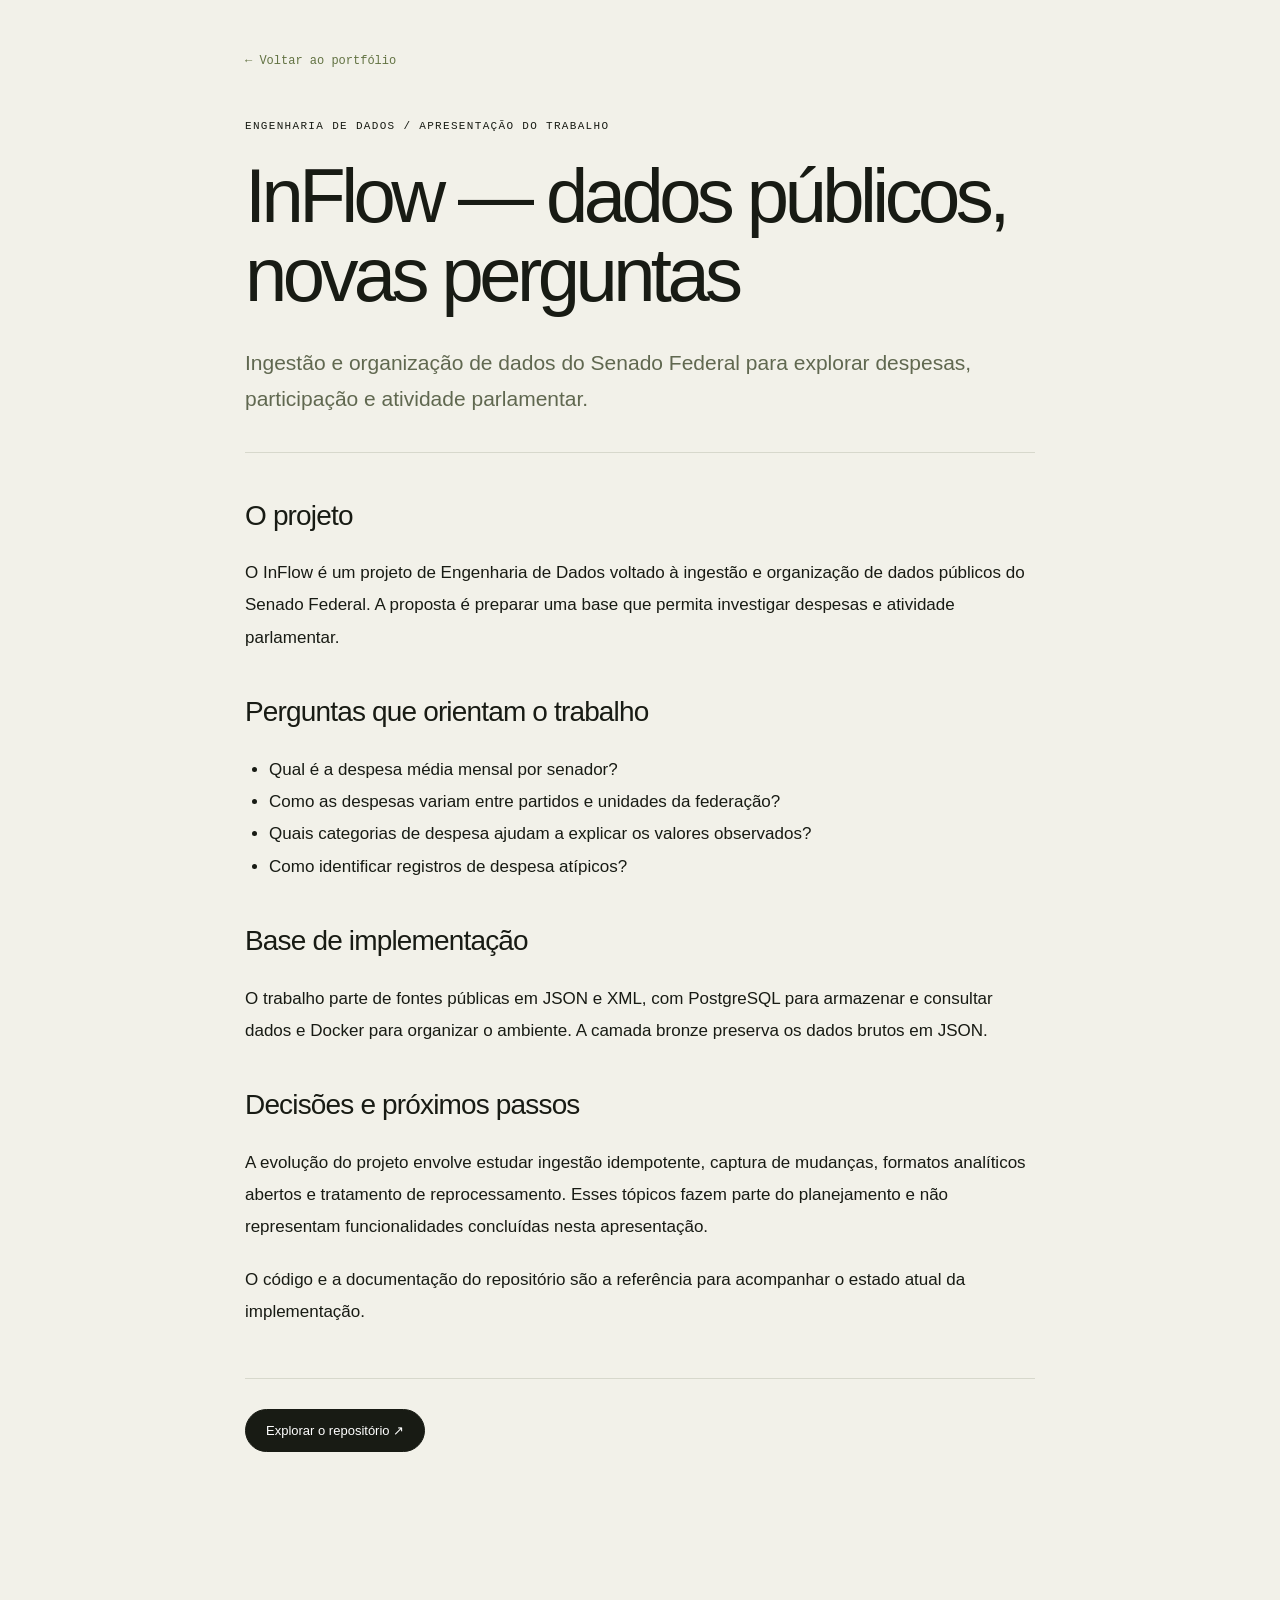
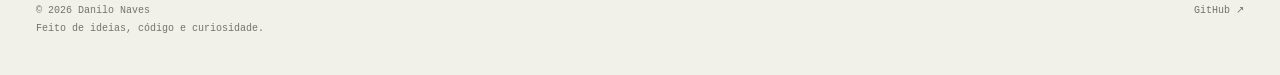
<file: textos/inflow.html>
<!doctype html>
<html lang="pt-BR"><head><meta charset="utf-8"><meta name="viewport" content="width=device-width,initial-scale=1"><meta name="theme-color" content="#222b1b"><meta name="description" content="Ingestão e organização de dados do Senado Federal para explorar despesas, participação e atividade parlamentar."><meta property="og:title" content="InFlow — dados públicos, novas perguntas — Danilo Naves"><meta property="og:description" content="Ingestão e organização de dados do Senado Federal para explorar despesas, participação e atividade parlamentar."><meta property="og:type" content="website"><title>InFlow — dados públicos, novas perguntas — Danilo Naves</title><link rel="icon" href="../assets/favicon.svg" type="image/svg+xml"><style>@font-face{font-family:Local;src:local('Inter'),local('Arial');font-display:swap}
:root{--ink:#181b14;--olive:#d7dd9b;--muted:#717569;--paper:#f2f1e9;--line:#d7d8cc}*{box-sizing:border-box}html{scroll-behavior:smooth;scroll-padding-top:95px}body{margin:0;background:var(--paper);color:var(--ink);font-family:Local,Arial,sans-serif;-webkit-font-smoothing:antialiased}a{color:inherit;text-decoration:none}button{font:inherit;cursor:pointer}a,button{-webkit-tap-highlight-color:transparent}a:focus-visible,button:focus-visible,summary:focus-visible{outline:3px solid #8b9839;outline-offset:6px}::selection{background:#d7dd9b;color:#171b14}.skip{position:fixed;top:-90px;left:20px;z-index:100;background:var(--olive);padding:16px}.skip:focus{top:12px}.shell{width:min(1380px,calc(100% - 72px));margin:auto}.nav{display:flex;height:100px;align-items:center;justify-content:space-between;gap:25px}.identity{display:flex;align-items:center;gap:13px;font-weight:600;font-size:16px}.monogram{width:40px;height:40px;border:1px solid #aaaDA0;border-radius:50%;display:grid;place-items:center;font-family:Georgia,serif;font-size:20px;font-style:italic}.navlinks{display:flex;gap:32px;align-items:center;font-size:13px}.navlinks a:not(.pill):hover{color:#6a762a}.pill{border:1px solid #c6c8bb;border-radius:40px;display:inline-flex;align-items:center;gap:26px;padding:13px 20px;font-size:13px;transition:background .2s,transform .2s}.pill:hover{background:var(--olive);transform:translateY(-2px)}.pill.dark{background:var(--ink);color:#fff;border-color:var(--ink)}.pill.lime{background:var(--olive);color:var(--ink);border-color:var(--olive)}.hero{position:relative;min-height:760px;height:calc(100svh - 128px);max-height:1050px;background:#151a12;border-radius:30px;overflow:hidden;color:#f6f6e9;isolation:isolate}.hero:after{content:'';position:absolute;inset:0;pointer-events:none;background-image:url("data:image/svg+xml,%3Csvg viewBox='0 0 180 180' xmlns='http://www.w3.org/2000/svg'%3E%3Cfilter id='n'%3E%3CfeTurbulence type='fractalNoise' baseFrequency='.84' numOctaves='3' stitchTiles='stitch'/%3E%3C/filter%3E%3Crect width='100%25' height='100%25' opacity='.1' filter='url(%23n)'/%3E%3C/svg%3E");opacity:.28;z-index:5}.hero-glow{position:absolute;width:700px;height:700px;border-radius:50%;background:radial-gradient(ellipse at 34% 30%,#d7dd9b 0%,#78843a 14%,#343e1e 36%,#10150e 67%);right:-80px;top:145px;box-shadow:-12px -10px 90px #85904822;transform:rotate(-20deg)}#field{position:absolute;width:100%;height:100%;inset:0;opacity:.94}.hero-content{position:relative;z-index:6;padding:50px 60px 35px;display:flex;flex-direction:column;height:100%;min-height:inherit}.eyebrow{font-family:monospace;text-transform:uppercase;letter-spacing:.12em;font-size:11px;line-height:1.6}.hero-top{display:flex;justify-content:space-between;color:#c1c6af}.status{display:flex;align-items:center;gap:9px}.status i{width:6px;height:6px;background:#ceda8d;border-radius:50%;box-shadow:0 0 13px #d7dd9b}.hero h1{font-weight:400;font-size:clamp(64px,7.3vw,112px);letter-spacing:-.075em;line-height:1.01;margin:80px 0 28px;max-width:950px}.hero h1 em{font-family:Georgia,'Times New Roman',serif;font-weight:400;color:var(--olive);letter-spacing:-.065em}.hero-description{font-size:16px;color:#bfc5b4;line-height:1.8;max-width:395px;margin:0 0 30px}.hero-bottom{margin-top:auto;padding-top:75px;display:flex;align-items:flex-end;justify-content:space-between}.hero-meta{font-size:11px;line-height:1.8;color:#a6ad99;font-family:monospace}.scroll-cue{display:flex;align-items:center;gap:18px;font-size:11px;color:#c2c9b6}.scroll-cue span{display:grid;place-items:center;width:40px;height:40px;border:1px solid #515b42;border-radius:50%;font-size:19px}.orbit-label{position:absolute;right:8%;bottom:28%;padding:15px 20px;border:1px solid #b8c78a44;border-radius:12px;background:#ffffff08;backdrop-filter:blur(12px);font:11px/1.8 monospace;color:#ccd4ba;transform:rotate(-4deg);z-index:6}.orbit-label b{font-weight:400;color:var(--olive)}.ticker{display:flex;justify-content:space-between;gap:25px;padding:27px 0;border-bottom:1px solid var(--line);font:11px monospace;color:#737766;letter-spacing:.05em}.ticker span:last-child{color:#2c3624}.section{padding:110px 0}.section-head{display:flex;justify-content:space-between;align-items:flex-end;margin-bottom:40px;gap:24px}.section-head h2,.about h2{font-size:clamp(36px,4.3vw,62px);font-weight:400;line-height:1.08;letter-spacing:-.055em;margin:14px 0 0}.section-head h2 em,.about h2 em{font-family:Georgia,serif;font-weight:400}.section-head p{max-width:320px;font-size:14px;line-height:1.7;color:var(--muted);margin:0}.filters{display:flex;gap:8px;flex-wrap:wrap;margin-bottom:28px}.filter{border:1px solid #c8ccba;border-radius:30px;background:transparent;padding:9px 17px;font-size:12px}.filter[aria-pressed=true]{color:#f3f4e9;background:#303a23;border-color:#303a23}.project-grid{display:grid;grid-template-columns:1fr 1fr;gap:40px 26px}.project:first-child{grid-column:1/-1}.project[hidden]{display:none}.project-visual{position:relative;overflow:hidden;border-radius:18px;height:330px;background:#dedfcb;transition:transform .35s}.project:hover .project-visual{transform:translateY(-4px)}.project:first-child .project-visual{height:445px}.visual-label{position:absolute;left:30px;top:25px;font:11px monospace;text-transform:uppercase;letter-spacing:.1em;color:#4a5532}.visual-index{position:absolute;right:28px;top:23px;font:11px monospace;color:#65704c}.inflow-art{background:#dce0ba;display:flex;justify-content:center;align-items:center;gap:60px}.inflow-word{font-size:clamp(55px,8vw,120px);font-weight:500;letter-spacing:-.07em;color:#344322;z-index:1}.inflow-word small{font:12px monospace;letter-spacing:0;display:block;margin-top:20px}.stack{position:relative;display:flex;align-items:center;justify-content:center;width:310px;height:310px;transform:rotate(-25deg)}.slab{position:absolute;width:215px;height:150px;border-radius:20px;transform:skewY(18deg);box-shadow:0 30px 40px #333e2425;border:1px solid #ffffff55;background:linear-gradient(135deg,#f0eed8,#909d60)}.slab:nth-child(1){top:145px;background:linear-gradient(135deg,#6a754a,#263921)}.slab:nth-child(2){top:90px;background:linear-gradient(135deg,#c9ce9d,#83915b)}.slab:nth-child(3){top:35px;display:grid;place-items:center;font:25px Georgia;color:#354528}.slab:after{content:'';position:absolute;inset:10px;border:1px solid #ffffff35;border-radius:13px}.project-info{display:flex;justify-content:space-between;gap:20px;padding-top:20px}.project-info h3{font-size:23px;letter-spacing:-.035em;font-weight:400;margin:0 0 8px}.project-info p{color:var(--muted);font-size:13px;line-height:1.6;margin:0;max-width:600px}.round-arrow{border:1px solid #bdc3ac;border-radius:50%;height:42px;width:42px;flex:0 0 42px;display:grid;place-items:center;font-size:20px;transition:background .2s}.project:hover .round-arrow{background:var(--olive)}.tags{display:flex;gap:12px;flex-wrap:wrap;font:10px monospace;color:#64704e;margin-top:14px}.network-art{background:#1d261b;display:grid;place-items:center}.network-art .visual-label,.network-art .visual-index{color:#b7c794}.network-art svg{width:80%;height:75%;overflow:visible}.network-art .graph-node{fill:#d7dd9b;filter:drop-shadow(0 0 10px #b8d07b66)}.network-art .link{stroke:#8b9b66;stroke-width:1;fill:none}.network-art .strong{stroke:#d7dd9b;stroke-width:3;stroke-dasharray:5 9}.ml-art{background:#e4ded3;display:flex;align-items:center;justify-content:center}.matrix{display:grid;grid-template-columns:repeat(8,19px);gap:6px;transform:rotate(-18deg)}.matrix i{width:19px;height:19px;border-radius:5px;background:#505e3b}.matrix i:nth-child(3n){background:#a3ab82}.matrix i:nth-child(7n){background:#c7b397}.matrix i:nth-child(5n){background:#e9e6dc}.ml-title{font:italic 68px Georgia;color:#39452d;letter-spacing:-.06em;margin-left:42px}.about{border-top:1px solid var(--line);display:grid;grid-template-columns:.85fr 1.15fr;gap:100px}.about-copy>p{font-size:20px;line-height:1.7;margin-top:0;letter-spacing:-.02em}.about-copy>p+p{font-size:15px;color:var(--muted)}.skills{display:flex;gap:8px;flex-wrap:wrap;margin-top:25px}.skills span{font:11px monospace;border:1px solid var(--line);border-radius:6px;padding:9px 12px}.about-caption{display:flex;align-items:center;gap:12px;margin-top:30px;font:11px monospace;color:var(--muted)}.about-caption:before{content:'↗';font-size:25px;color:#758241}.experiences{margin-top:40px}.experiences details{border-top:1px solid var(--line);padding:17px 0;font-size:14px}.experiences summary{cursor:pointer;display:flex;justify-content:space-between;gap:15px;list-style:none}.experiences summary::-webkit-details-marker{display:none}.experiences summary span{font:11px monospace;color:var(--muted)}.experiences details p{font-size:14px;line-height:1.7;color:var(--muted)}.notes-section{background:#e8e9dd;border-radius:26px;padding:65px 55px;margin-bottom:100px}.note{display:grid;grid-template-columns:135px 1fr 40px;gap:25px;align-items:center;border-top:1px solid #cbd0bd;padding:28px 0}.note:last-child{border-bottom:1px solid #cbd0bd}.note:hover h3{color:#64732d}.note-meta{font:10px/1.8 monospace;color:#667253}.note h3{font-size:26px;font-weight:400;letter-spacing:-.035em;margin:0 0 10px}.note p{font-size:13px;color:var(--muted);margin:0;line-height:1.7}.note>span{font-size:25px}.contact{background:#222b1b;border-radius:28px;color:#f2f3e5;padding:65px 60px;display:flex;justify-content:space-between;gap:40px;align-items:flex-end}.contact .eyebrow{color:#abb591}.contact h2{font:400 clamp(40px,5.4vw,78px)/1.05 Local,Arial,sans-serif;letter-spacing:-.06em;margin:22px 0 0}.contact h2 em{font-family:Georgia,serif;color:var(--olive);font-weight:400}.contact p{font-size:14px;line-height:1.7;color:#b0b9a3;max-width:280px}.contact .pill{margin-top:10px}footer{display:flex;justify-content:space-between;gap:20px;padding:30px 0 38px;color:var(--muted);font:10px/1.8 monospace}.article-wrap{max-width:790px;margin:50px auto 120px}.back{display:inline-block;font:12px monospace;color:#627242;margin-bottom:50px}.article-wrap h1{font-size:clamp(42px,6vw,76px);line-height:1.05;letter-spacing:-.06em;font-weight:400;margin:20px 0 30px}.article-wrap .lead{font-size:21px;line-height:1.7;color:#606850;border-bottom:1px solid var(--line);padding-bottom:35px;margin-bottom:45px}.prose{font-size:17px;line-height:1.9}.prose h2{font-size:28px;font-weight:400;letter-spacing:-.03em;margin-top:40px;line-height:1.3}.prose p{margin:20px 0}.prose ul{padding-left:24px}.prose a{border-bottom:1px solid #87945e}.prose code{background:#e3e6d6;padding:2px 6px;border-radius:4px;font-size:.85em}.article-end{margin-top:50px;padding-top:30px;border-top:1px solid var(--line)}.noscript{font:11px monospace;color:#cbd3bb;position:absolute;bottom:20px;left:30px} @media(min-width:1600px){.hero h1{font-size:118px}}@media(max-width:900px){.shell{width:calc(100% - 40px)}.nav{height:82px}.navlinks{gap:20px}.hero{min-height:710px;height:auto}.hero-content{padding:35px;min-height:710px}.hero h1{font-size:76px;margin-top:75px}.hero-glow{right:-350px;top:210px}.orbit-label{display:none}.section{padding:80px 0}.about{gap:45px}.inflow-art{gap:15px}.stack{width:250px}.notes-section{padding:45px 30px}.contact{padding:45px 35px}.ml-title{font-size:45px;margin-left:25px}.matrix{grid-template-columns:repeat(8,13px);gap:4px}.matrix i{width:13px;height:13px}}@media(max-width:600px){.shell{width:calc(100% - 28px)}.nav{height:80px}.identity{font-size:13px;gap:8px}.monogram{width:32px;height:32px;font-size:17px}.navlinks{gap:15px;font-size:11px}.navlinks .pill{display:none}.hero{border-radius:20px;min-height:720px}.hero-content{padding:26px 24px;min-height:720px}.hero-top{font-size:9px}.hero-top>span:last-child{display:none}.hero h1{font-size:58px;margin:66px 0 25px;letter-spacing:-.07em}.hero-description{font-size:14px;max-width:270px}.hero-glow{width:450px;height:450px;right:-220px;top:300px}.hero-bottom{padding-top:60px}.hero-meta{font-size:9px}.scroll-cue{font-size:0;gap:0}.ticker{font-size:9px;padding:21px 2px;gap:12px;flex-wrap:wrap}.ticker span:nth-child(3){display:none}.section{padding:65px 0}.section-head{display:block}.section-head p{margin-top:20px}.section-head h2,.about h2{font-size:40px}.project-grid{grid-template-columns:1fr;gap:35px}.project:first-child{grid-column:auto}.project .project-visual,.project:first-child .project-visual{height:285px}.visual-label{left:20px;top:20px;font-size:9px}.visual-index{right:20px;top:20px}.inflow-art{gap:0}.inflow-word{font-size:52px;margin-left:20px}.inflow-word small{font-size:9px;max-width:90px;line-height:1.7}.stack{width:175px;height:230px;transform:rotate(-25deg) scale(.75);flex-shrink:0}.slab{width:165px;height:115px}.slab:nth-child(1){top:115px}.slab:nth-child(2){top:70px}.slab:nth-child(3){top:25px}.project-info h3{font-size:21px}.project-info p{font-size:12px}.about{grid-template-columns:1fr;gap:30px}.about-copy>p{font-size:19px}.about-caption{margin-top:20px}.notes-section{padding:35px 24px;margin-bottom:65px;border-radius:20px}.note{grid-template-columns:1fr 24px;gap:12px;padding:23px 0}.note-meta{grid-column:1/-1}.note h3{font-size:23px;line-height:1.2}.contact{padding:35px 26px;display:block;border-radius:20px}.contact h2{font-size:49px}.contact p{margin-top:25px}.contact .pill{margin-top:8px}footer{font-size:9px}.article-wrap{margin:30px 12px 70px}.article-wrap h1{font-size:46px}.article-wrap .lead{font-size:18px}.prose{font-size:16px}.experiences summary{line-height:1.6}.experiences summary span{white-space:nowrap;font-size:9px}}@media(prefers-reduced-motion:reduce){html{scroll-behavior:auto}*,*:before,*:after{transition:none!important;animation:none!important}}

/* Abertura imersiva: controles integrados à própria composição. */
body{overflow-x:clip}.hero{width:100vw;margin-left:calc(50% - 50vw);height:100svh;min-height:0;max-height:none;border:0;border-radius:0}.hero-content{width:min(1500px,100%);margin:auto;padding:28px 60px 32px;height:100%;min-height:0}.hero-navigation{position:relative;display:flex;justify-content:space-between;align-items:center;gap:24px;min-height:62px;margin-bottom:36px}.hero-brand{display:flex;align-items:center;gap:12px;font-size:14px;color:#f1f3e4}.hero-brand .monogram{border-color:#707b58;color:#d7dd9b}.hero-github{font:12px monospace;color:#d0d7be}.hero-github:hover{color:#fff}.card-nav{display:flex;align-items:center;gap:5px;position:absolute;left:50%;transform:translateX(-50%);padding:6px;border:1px solid #cadba52b;border-radius:17px;background:#d4e1af16;box-shadow:0 8px 30px #00000015;backdrop-filter:blur(16px)}.card-nav a{display:flex;align-items:center;gap:8px;padding:13px 16px;border-radius:11px;color:#d8dfc8;font-size:11px;transition:background .2s,color .2s}.card-nav a>span:first-child{font-size:18px;line-height:1}.card-nav a:hover,.card-nav a:focus-visible{background:#d7dd9b29;color:#fff}.card-nav a:first-child{background:#d7dd9b24;color:#eef3dc}.card-nav .nav-contact{background:#d7dd9b;color:#202918}.card-nav .nav-contact:hover{background:#e7edbc;color:#202918}.hero h1{font-size:clamp(52px,min(7.1vw,10.8svh),112px);margin:clamp(22px,5svh,65px) 0 24px}.hero-description{font-size:15px;line-height:1.7;margin-bottom:24px}.hero-bottom{padding-top:26px}.hero-glow{top:18%;right:-30px}.orbit-label{right:7%;bottom:25%}.hero:has(.hero-navigation)~.ticker{margin-top:0}
@media(min-width:1600px){.hero h1{font-size:min(118px,11svh)}}
@media(max-width:900px){.hero-content{padding:22px 32px 28px}.hero-brand>span:last-child{display:none}.hero-navigation{margin-bottom:28px}.hero h1{font-size:clamp(52px,min(8.8vw,10svh),86px)}.card-nav a{padding:12px}.hero-glow{right:-240px}.hero-top>span:last-child{font-size:9px}}
@media(max-width:600px){.hero{height:100svh;min-height:0;border-radius:0}.hero-content{padding:18px 24px 24px;min-height:0}.hero-navigation{min-height:51px;gap:14px;margin-bottom:26px}.hero-brand .monogram{width:30px;height:30px;font-size:16px}.hero-github{display:none}.card-nav{position:static;transform:none;margin-left:auto;gap:2px;padding:4px;border-radius:13px}.card-nav a{flex-direction:column;gap:5px;font-size:8px;padding:8px 10px;border-radius:9px}.card-nav a>span:first-child{font-size:16px}.hero h1{font-size:clamp(38px,min(11vw,8.5svh),64px);margin:clamp(23px,5svh,46px) 0 22px}.hero-description{font-size:13px;line-height:1.7;max-width:280px;margin-bottom:22px}.hero-bottom{padding-top:22px}.hero-glow{top:35%;right:-220px}.hero-top{font-size:8px}.hero-top>span:last-child{display:none}.hero-meta{font-size:8px}.scroll-cue span{width:34px;height:34px}.hero .pill{padding:12px 17px;font-size:12px}}
@media(max-height:600px) and (min-width:601px){.hero-content{padding-top:12px;padding-bottom:15px}.hero-navigation{min-height:46px;margin-bottom:12px}.card-nav a{padding:8px 12px}.hero h1{font-size:clamp(35px,8svh,52px);margin:12px 0}.hero-description{max-width:480px;font-size:12px;margin-bottom:12px}.hero-bottom{padding-top:12px}.hero-meta{font-size:8px}.hero .pill{padding:9px 16px}.hero-top{font-size:9px}}
</style></head><body>
<a class="skip" href="#principal">Pular para o conteúdo</a><div class="shell">

<main id="principal" class="article-wrap"><a class="back" href="../index.html#projetos">← Voltar ao portfólio</a><div class="eyebrow">Engenharia de Dados / APRESENTAÇÃO DO TRABALHO</div><h1>InFlow — dados públicos, novas perguntas</h1><p class="lead">Ingestão e organização de dados do Senado Federal para explorar despesas, participação e atividade parlamentar.</p><article class="prose"><h2>O projeto</h2>
<p>O InFlow é um projeto de Engenharia de Dados voltado à ingestão e organização de dados públicos do Senado Federal. A proposta é preparar uma base que permita investigar despesas e atividade parlamentar.</p>
<h2>Perguntas que orientam o trabalho</h2>
<ul>
<li>Qual é a despesa média mensal por senador?</li>
<li>Como as despesas variam entre partidos e unidades da federação?</li>
<li>Quais categorias de despesa ajudam a explicar os valores observados?</li>
<li>Como identificar registros de despesa atípicos?</li>
</ul>
<h2>Base de implementação</h2>
<p>O trabalho parte de fontes públicas em JSON e XML, com PostgreSQL para armazenar e consultar dados e Docker para organizar o ambiente. A camada bronze preserva os dados brutos em JSON.</p>
<h2>Decisões e próximos passos</h2>
<p>A evolução do projeto envolve estudar ingestão idempotente, captura de mudanças, formatos analíticos abertos e tratamento de reprocessamento. Esses tópicos fazem parte do planejamento e não representam funcionalidades concluídas nesta apresentação.</p>
<p>O código e a documentação do repositório são a referência para acompanhar o estado atual da implementação.</p></article><div class="article-end"><a class="pill dark" href="https://github.com/DaniloNavesS/inflow" target="_blank" rel="noopener noreferrer">Explorar o repositório ↗</a></div></main>
<footer><span>© 2026 Danilo Naves<br>Feito de ideias, código e curiosidade.</span><a href="https://github.com/DaniloNavesS" target="_blank" rel="noopener noreferrer">GitHub ↗</a></footer></div><script>/* Interface sem dependências. O canvas é decorativo e respeita movimento reduzido. */
const filterButtons = document.querySelectorAll('[data-filter]');
filterButtons.forEach(button => button.addEventListener('click', () => {
  filterButtons.forEach(b => b.setAttribute('aria-pressed', String(b === button)));
  document.querySelectorAll('[data-category]').forEach(card => {
    card.hidden = button.dataset.filter !== 'todos' && card.dataset.category !== button.dataset.filter;
  });
}));
const canvas = document.getElementById('field');
if (canvas) {
 const ctx = canvas.getContext('2d');
 if (ctx) {
  const motion = matchMedia('(prefers-reduced-motion: reduce)');
  let width = 0, height = 0, frame = 0, visible = true, time = 0;
  const points = Array.from({length: 760}, (_, i) => {
   const y = 1 - 2 * (i + .5) / 760, r = Math.sqrt(1-y*y), a = i * 2.3999632297;
   return {x: Math.cos(a)*r, y, z: Math.sin(a)*r};
  });
  function resize() {
   const box = canvas.getBoundingClientRect(), dpr = Math.min(devicePixelRatio || 1, 2);
   width = box.width; height = box.height;
   canvas.width = width*dpr; canvas.height = height*dpr;
   ctx.setTransform(dpr,0,0,dpr,0,0); draw();
  }
  function draw() {
   ctx.clearRect(0,0,width,height);
   const mobile = width<600, radius = mobile ? width*.7 : Math.min(width*.33, height*.53);
   const cx = width*(mobile?.94:.79), cy = height*(mobile?.7:.58);
   const a=time*.00012, b=-.32;
   const projected=points.map(p=>{
    const x=p.x*Math.cos(a)-p.z*Math.sin(a), z=p.x*Math.sin(a)+p.z*Math.cos(a);
    const y=p.y*Math.cos(b)-z*Math.sin(b), zz=p.y*Math.sin(b)+z*Math.cos(b);
    const k=2.8/(2.8-zz*.45);
    return {x:cx+x*radius*k,y:cy+y*radius*k,z:zz};
   });
   projected.forEach((p,i)=>{
    if(p.z<-.42)return;
    const alpha=(p.z+1)/2;
    if(i%3===0){const q=projected[(i+21)%points.length];if(q.z>0&&Math.hypot(p.x-q.x,p.y-q.y)<radius*.25){ctx.strokeStyle=`rgba(199,216,137,${alpha*.14})`;ctx.lineWidth=.5;ctx.beginPath();ctx.moveTo(p.x,p.y);ctx.lineTo(q.x,q.y);ctx.stroke();}}
    ctx.fillStyle=`rgba(222,235,175,${alpha*.75})`;ctx.beginPath();ctx.arc(p.x,p.y,alpha*1.5+.3,0,Math.PI*2);ctx.fill();
   });
   ctx.strokeStyle='rgba(206,221,153,.3)';ctx.lineWidth=.7;
   ctx.beginPath();ctx.ellipse(cx,cy,radius*1.18,radius*.36,-.45,0,Math.PI*2);ctx.stroke();
   ctx.strokeStyle='rgba(206,221,153,.12)';ctx.beginPath();ctx.ellipse(cx,cy,radius*1.22,radius*.36,.65,0,Math.PI*2);ctx.stroke();
  }
  function tick(t){frame=0;time=t;draw();if(visible&&!document.hidden&&!motion.matches)frame=requestAnimationFrame(tick);}
  function start(){if(!frame&&visible&&!document.hidden&&!motion.matches)frame=requestAnimationFrame(tick);else draw();}
  new ResizeObserver(resize).observe(canvas);
  new IntersectionObserver(entries=>{visible=entries[0].isIntersecting;if(!visible&&frame){cancelAnimationFrame(frame);frame=0;}else start();}).observe(canvas);
  document.addEventListener('visibilitychange',()=>{if(document.hidden&&frame){cancelAnimationFrame(frame);frame=0;}else start();});
  motion.addEventListener('change',()=>{if(motion.matches&&frame){cancelAnimationFrame(frame);frame=0;}start();});
  resize(); start();
 }
}
</script></body></html>
</file>
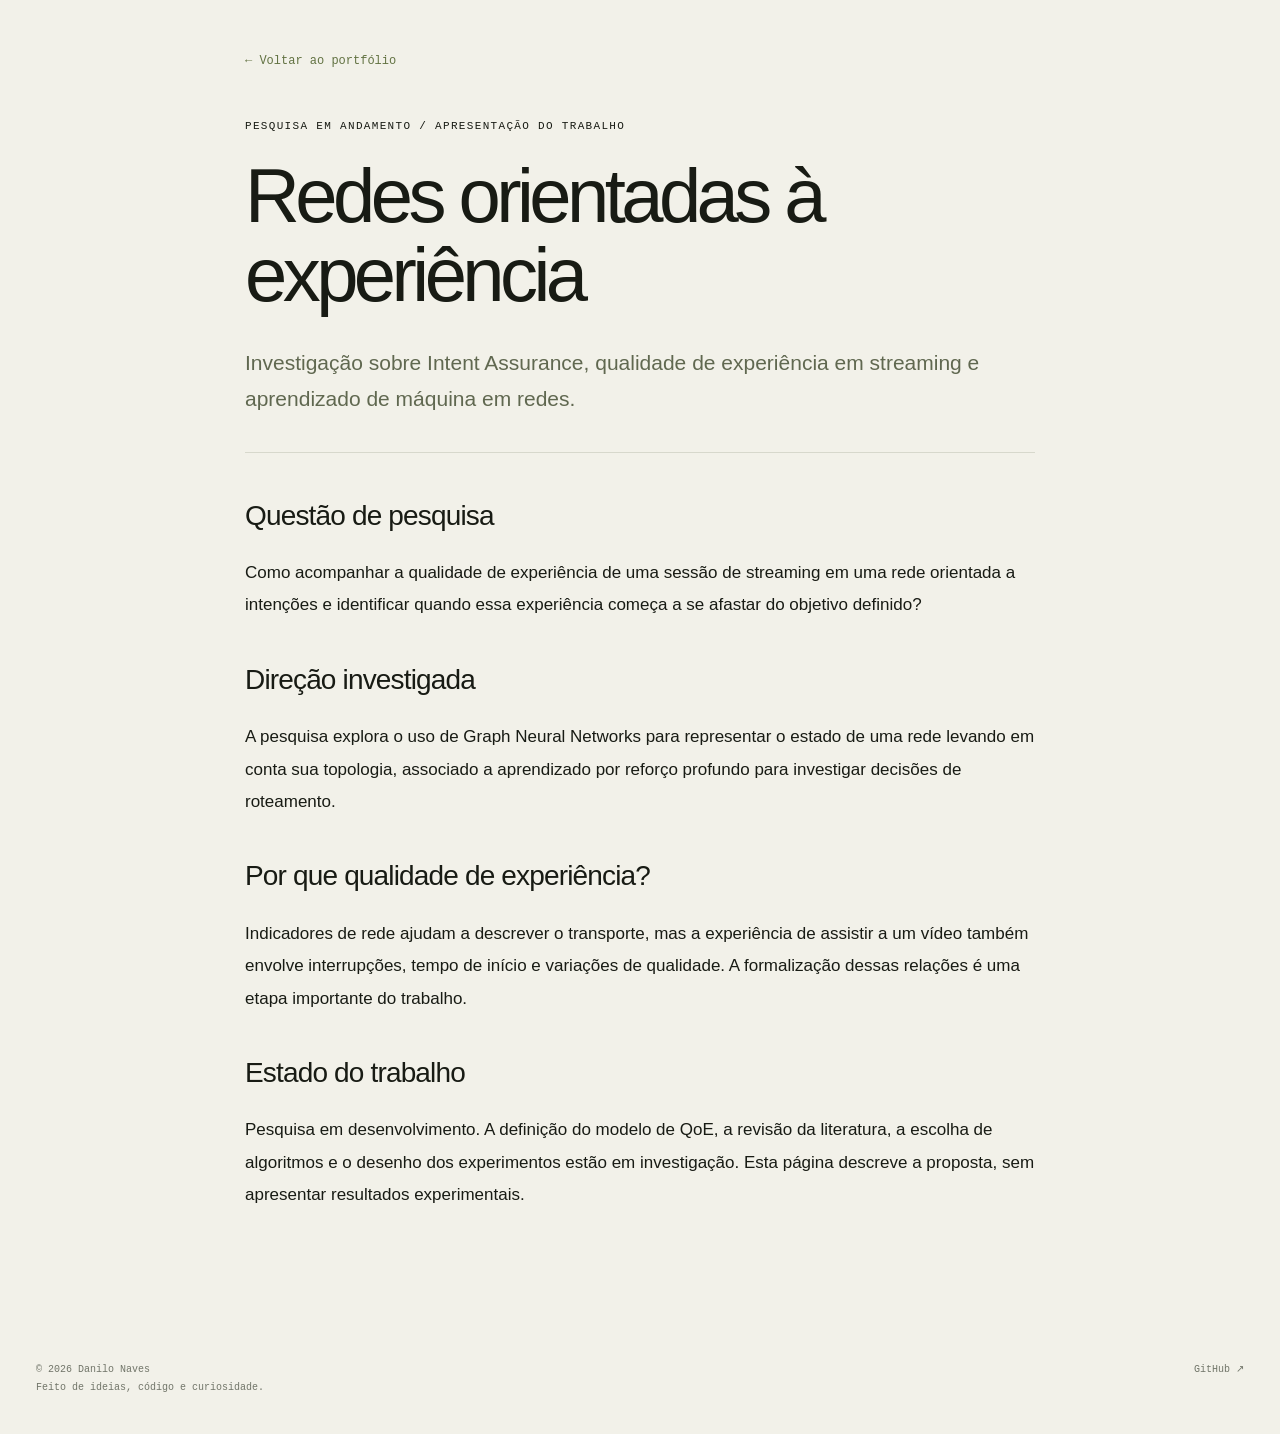
<file: textos/intent-assurance.html>
<!doctype html>
<html lang="pt-BR"><head><meta charset="utf-8"><meta name="viewport" content="width=device-width,initial-scale=1"><meta name="theme-color" content="#222b1b"><meta name="description" content="Investigação sobre Intent Assurance, qualidade de experiência em streaming e aprendizado de máquina em redes."><meta property="og:title" content="Redes orientadas à experiência — Danilo Naves"><meta property="og:description" content="Investigação sobre Intent Assurance, qualidade de experiência em streaming e aprendizado de máquina em redes."><meta property="og:type" content="website"><title>Redes orientadas à experiência — Danilo Naves</title><link rel="icon" href="../assets/favicon.svg" type="image/svg+xml"><style>@font-face{font-family:Local;src:local('Inter'),local('Arial');font-display:swap}
:root{--ink:#181b14;--olive:#d7dd9b;--muted:#717569;--paper:#f2f1e9;--line:#d7d8cc}*{box-sizing:border-box}html{scroll-behavior:smooth;scroll-padding-top:95px}body{margin:0;background:var(--paper);color:var(--ink);font-family:Local,Arial,sans-serif;-webkit-font-smoothing:antialiased}a{color:inherit;text-decoration:none}button{font:inherit;cursor:pointer}a,button{-webkit-tap-highlight-color:transparent}a:focus-visible,button:focus-visible,summary:focus-visible{outline:3px solid #8b9839;outline-offset:6px}::selection{background:#d7dd9b;color:#171b14}.skip{position:fixed;top:-90px;left:20px;z-index:100;background:var(--olive);padding:16px}.skip:focus{top:12px}.shell{width:min(1380px,calc(100% - 72px));margin:auto}.nav{display:flex;height:100px;align-items:center;justify-content:space-between;gap:25px}.identity{display:flex;align-items:center;gap:13px;font-weight:600;font-size:16px}.monogram{width:40px;height:40px;border:1px solid #aaaDA0;border-radius:50%;display:grid;place-items:center;font-family:Georgia,serif;font-size:20px;font-style:italic}.navlinks{display:flex;gap:32px;align-items:center;font-size:13px}.navlinks a:not(.pill):hover{color:#6a762a}.pill{border:1px solid #c6c8bb;border-radius:40px;display:inline-flex;align-items:center;gap:26px;padding:13px 20px;font-size:13px;transition:background .2s,transform .2s}.pill:hover{background:var(--olive);transform:translateY(-2px)}.pill.dark{background:var(--ink);color:#fff;border-color:var(--ink)}.pill.lime{background:var(--olive);color:var(--ink);border-color:var(--olive)}.hero{position:relative;min-height:760px;height:calc(100svh - 128px);max-height:1050px;background:#151a12;border-radius:30px;overflow:hidden;color:#f6f6e9;isolation:isolate}.hero:after{content:'';position:absolute;inset:0;pointer-events:none;background-image:url("data:image/svg+xml,%3Csvg viewBox='0 0 180 180' xmlns='http://www.w3.org/2000/svg'%3E%3Cfilter id='n'%3E%3CfeTurbulence type='fractalNoise' baseFrequency='.84' numOctaves='3' stitchTiles='stitch'/%3E%3C/filter%3E%3Crect width='100%25' height='100%25' opacity='.1' filter='url(%23n)'/%3E%3C/svg%3E");opacity:.28;z-index:5}.hero-glow{position:absolute;width:700px;height:700px;border-radius:50%;background:radial-gradient(ellipse at 34% 30%,#d7dd9b 0%,#78843a 14%,#343e1e 36%,#10150e 67%);right:-80px;top:145px;box-shadow:-12px -10px 90px #85904822;transform:rotate(-20deg)}#field{position:absolute;width:100%;height:100%;inset:0;opacity:.94}.hero-content{position:relative;z-index:6;padding:50px 60px 35px;display:flex;flex-direction:column;height:100%;min-height:inherit}.eyebrow{font-family:monospace;text-transform:uppercase;letter-spacing:.12em;font-size:11px;line-height:1.6}.hero-top{display:flex;justify-content:space-between;color:#c1c6af}.status{display:flex;align-items:center;gap:9px}.status i{width:6px;height:6px;background:#ceda8d;border-radius:50%;box-shadow:0 0 13px #d7dd9b}.hero h1{font-weight:400;font-size:clamp(64px,7.3vw,112px);letter-spacing:-.075em;line-height:1.01;margin:80px 0 28px;max-width:950px}.hero h1 em{font-family:Georgia,'Times New Roman',serif;font-weight:400;color:var(--olive);letter-spacing:-.065em}.hero-description{font-size:16px;color:#bfc5b4;line-height:1.8;max-width:395px;margin:0 0 30px}.hero-bottom{margin-top:auto;padding-top:75px;display:flex;align-items:flex-end;justify-content:space-between}.hero-meta{font-size:11px;line-height:1.8;color:#a6ad99;font-family:monospace}.scroll-cue{display:flex;align-items:center;gap:18px;font-size:11px;color:#c2c9b6}.scroll-cue span{display:grid;place-items:center;width:40px;height:40px;border:1px solid #515b42;border-radius:50%;font-size:19px}.orbit-label{position:absolute;right:8%;bottom:28%;padding:15px 20px;border:1px solid #b8c78a44;border-radius:12px;background:#ffffff08;backdrop-filter:blur(12px);font:11px/1.8 monospace;color:#ccd4ba;transform:rotate(-4deg);z-index:6}.orbit-label b{font-weight:400;color:var(--olive)}.ticker{display:flex;justify-content:space-between;gap:25px;padding:27px 0;border-bottom:1px solid var(--line);font:11px monospace;color:#737766;letter-spacing:.05em}.ticker span:last-child{color:#2c3624}.section{padding:110px 0}.section-head{display:flex;justify-content:space-between;align-items:flex-end;margin-bottom:40px;gap:24px}.section-head h2,.about h2{font-size:clamp(36px,4.3vw,62px);font-weight:400;line-height:1.08;letter-spacing:-.055em;margin:14px 0 0}.section-head h2 em,.about h2 em{font-family:Georgia,serif;font-weight:400}.section-head p{max-width:320px;font-size:14px;line-height:1.7;color:var(--muted);margin:0}.filters{display:flex;gap:8px;flex-wrap:wrap;margin-bottom:28px}.filter{border:1px solid #c8ccba;border-radius:30px;background:transparent;padding:9px 17px;font-size:12px}.filter[aria-pressed=true]{color:#f3f4e9;background:#303a23;border-color:#303a23}.project-grid{display:grid;grid-template-columns:1fr 1fr;gap:40px 26px}.project:first-child{grid-column:1/-1}.project[hidden]{display:none}.project-visual{position:relative;overflow:hidden;border-radius:18px;height:330px;background:#dedfcb;transition:transform .35s}.project:hover .project-visual{transform:translateY(-4px)}.project:first-child .project-visual{height:445px}.visual-label{position:absolute;left:30px;top:25px;font:11px monospace;text-transform:uppercase;letter-spacing:.1em;color:#4a5532}.visual-index{position:absolute;right:28px;top:23px;font:11px monospace;color:#65704c}.inflow-art{background:#dce0ba;display:flex;justify-content:center;align-items:center;gap:60px}.inflow-word{font-size:clamp(55px,8vw,120px);font-weight:500;letter-spacing:-.07em;color:#344322;z-index:1}.inflow-word small{font:12px monospace;letter-spacing:0;display:block;margin-top:20px}.stack{position:relative;display:flex;align-items:center;justify-content:center;width:310px;height:310px;transform:rotate(-25deg)}.slab{position:absolute;width:215px;height:150px;border-radius:20px;transform:skewY(18deg);box-shadow:0 30px 40px #333e2425;border:1px solid #ffffff55;background:linear-gradient(135deg,#f0eed8,#909d60)}.slab:nth-child(1){top:145px;background:linear-gradient(135deg,#6a754a,#263921)}.slab:nth-child(2){top:90px;background:linear-gradient(135deg,#c9ce9d,#83915b)}.slab:nth-child(3){top:35px;display:grid;place-items:center;font:25px Georgia;color:#354528}.slab:after{content:'';position:absolute;inset:10px;border:1px solid #ffffff35;border-radius:13px}.project-info{display:flex;justify-content:space-between;gap:20px;padding-top:20px}.project-info h3{font-size:23px;letter-spacing:-.035em;font-weight:400;margin:0 0 8px}.project-info p{color:var(--muted);font-size:13px;line-height:1.6;margin:0;max-width:600px}.round-arrow{border:1px solid #bdc3ac;border-radius:50%;height:42px;width:42px;flex:0 0 42px;display:grid;place-items:center;font-size:20px;transition:background .2s}.project:hover .round-arrow{background:var(--olive)}.tags{display:flex;gap:12px;flex-wrap:wrap;font:10px monospace;color:#64704e;margin-top:14px}.network-art{background:#1d261b;display:grid;place-items:center}.network-art .visual-label,.network-art .visual-index{color:#b7c794}.network-art svg{width:80%;height:75%;overflow:visible}.network-art .graph-node{fill:#d7dd9b;filter:drop-shadow(0 0 10px #b8d07b66)}.network-art .link{stroke:#8b9b66;stroke-width:1;fill:none}.network-art .strong{stroke:#d7dd9b;stroke-width:3;stroke-dasharray:5 9}.ml-art{background:#e4ded3;display:flex;align-items:center;justify-content:center}.matrix{display:grid;grid-template-columns:repeat(8,19px);gap:6px;transform:rotate(-18deg)}.matrix i{width:19px;height:19px;border-radius:5px;background:#505e3b}.matrix i:nth-child(3n){background:#a3ab82}.matrix i:nth-child(7n){background:#c7b397}.matrix i:nth-child(5n){background:#e9e6dc}.ml-title{font:italic 68px Georgia;color:#39452d;letter-spacing:-.06em;margin-left:42px}.about{border-top:1px solid var(--line);display:grid;grid-template-columns:.85fr 1.15fr;gap:100px}.about-copy>p{font-size:20px;line-height:1.7;margin-top:0;letter-spacing:-.02em}.about-copy>p+p{font-size:15px;color:var(--muted)}.skills{display:flex;gap:8px;flex-wrap:wrap;margin-top:25px}.skills span{font:11px monospace;border:1px solid var(--line);border-radius:6px;padding:9px 12px}.about-caption{display:flex;align-items:center;gap:12px;margin-top:30px;font:11px monospace;color:var(--muted)}.about-caption:before{content:'↗';font-size:25px;color:#758241}.experiences{margin-top:40px}.experiences details{border-top:1px solid var(--line);padding:17px 0;font-size:14px}.experiences summary{cursor:pointer;display:flex;justify-content:space-between;gap:15px;list-style:none}.experiences summary::-webkit-details-marker{display:none}.experiences summary span{font:11px monospace;color:var(--muted)}.experiences details p{font-size:14px;line-height:1.7;color:var(--muted)}.notes-section{background:#e8e9dd;border-radius:26px;padding:65px 55px;margin-bottom:100px}.note{display:grid;grid-template-columns:135px 1fr 40px;gap:25px;align-items:center;border-top:1px solid #cbd0bd;padding:28px 0}.note:last-child{border-bottom:1px solid #cbd0bd}.note:hover h3{color:#64732d}.note-meta{font:10px/1.8 monospace;color:#667253}.note h3{font-size:26px;font-weight:400;letter-spacing:-.035em;margin:0 0 10px}.note p{font-size:13px;color:var(--muted);margin:0;line-height:1.7}.note>span{font-size:25px}.contact{background:#222b1b;border-radius:28px;color:#f2f3e5;padding:65px 60px;display:flex;justify-content:space-between;gap:40px;align-items:flex-end}.contact .eyebrow{color:#abb591}.contact h2{font:400 clamp(40px,5.4vw,78px)/1.05 Local,Arial,sans-serif;letter-spacing:-.06em;margin:22px 0 0}.contact h2 em{font-family:Georgia,serif;color:var(--olive);font-weight:400}.contact p{font-size:14px;line-height:1.7;color:#b0b9a3;max-width:280px}.contact .pill{margin-top:10px}footer{display:flex;justify-content:space-between;gap:20px;padding:30px 0 38px;color:var(--muted);font:10px/1.8 monospace}.article-wrap{max-width:790px;margin:50px auto 120px}.back{display:inline-block;font:12px monospace;color:#627242;margin-bottom:50px}.article-wrap h1{font-size:clamp(42px,6vw,76px);line-height:1.05;letter-spacing:-.06em;font-weight:400;margin:20px 0 30px}.article-wrap .lead{font-size:21px;line-height:1.7;color:#606850;border-bottom:1px solid var(--line);padding-bottom:35px;margin-bottom:45px}.prose{font-size:17px;line-height:1.9}.prose h2{font-size:28px;font-weight:400;letter-spacing:-.03em;margin-top:40px;line-height:1.3}.prose p{margin:20px 0}.prose ul{padding-left:24px}.prose a{border-bottom:1px solid #87945e}.prose code{background:#e3e6d6;padding:2px 6px;border-radius:4px;font-size:.85em}.article-end{margin-top:50px;padding-top:30px;border-top:1px solid var(--line)}.noscript{font:11px monospace;color:#cbd3bb;position:absolute;bottom:20px;left:30px} @media(min-width:1600px){.hero h1{font-size:118px}}@media(max-width:900px){.shell{width:calc(100% - 40px)}.nav{height:82px}.navlinks{gap:20px}.hero{min-height:710px;height:auto}.hero-content{padding:35px;min-height:710px}.hero h1{font-size:76px;margin-top:75px}.hero-glow{right:-350px;top:210px}.orbit-label{display:none}.section{padding:80px 0}.about{gap:45px}.inflow-art{gap:15px}.stack{width:250px}.notes-section{padding:45px 30px}.contact{padding:45px 35px}.ml-title{font-size:45px;margin-left:25px}.matrix{grid-template-columns:repeat(8,13px);gap:4px}.matrix i{width:13px;height:13px}}@media(max-width:600px){.shell{width:calc(100% - 28px)}.nav{height:80px}.identity{font-size:13px;gap:8px}.monogram{width:32px;height:32px;font-size:17px}.navlinks{gap:15px;font-size:11px}.navlinks .pill{display:none}.hero{border-radius:20px;min-height:720px}.hero-content{padding:26px 24px;min-height:720px}.hero-top{font-size:9px}.hero-top>span:last-child{display:none}.hero h1{font-size:58px;margin:66px 0 25px;letter-spacing:-.07em}.hero-description{font-size:14px;max-width:270px}.hero-glow{width:450px;height:450px;right:-220px;top:300px}.hero-bottom{padding-top:60px}.hero-meta{font-size:9px}.scroll-cue{font-size:0;gap:0}.ticker{font-size:9px;padding:21px 2px;gap:12px;flex-wrap:wrap}.ticker span:nth-child(3){display:none}.section{padding:65px 0}.section-head{display:block}.section-head p{margin-top:20px}.section-head h2,.about h2{font-size:40px}.project-grid{grid-template-columns:1fr;gap:35px}.project:first-child{grid-column:auto}.project .project-visual,.project:first-child .project-visual{height:285px}.visual-label{left:20px;top:20px;font-size:9px}.visual-index{right:20px;top:20px}.inflow-art{gap:0}.inflow-word{font-size:52px;margin-left:20px}.inflow-word small{font-size:9px;max-width:90px;line-height:1.7}.stack{width:175px;height:230px;transform:rotate(-25deg) scale(.75);flex-shrink:0}.slab{width:165px;height:115px}.slab:nth-child(1){top:115px}.slab:nth-child(2){top:70px}.slab:nth-child(3){top:25px}.project-info h3{font-size:21px}.project-info p{font-size:12px}.about{grid-template-columns:1fr;gap:30px}.about-copy>p{font-size:19px}.about-caption{margin-top:20px}.notes-section{padding:35px 24px;margin-bottom:65px;border-radius:20px}.note{grid-template-columns:1fr 24px;gap:12px;padding:23px 0}.note-meta{grid-column:1/-1}.note h3{font-size:23px;line-height:1.2}.contact{padding:35px 26px;display:block;border-radius:20px}.contact h2{font-size:49px}.contact p{margin-top:25px}.contact .pill{margin-top:8px}footer{font-size:9px}.article-wrap{margin:30px 12px 70px}.article-wrap h1{font-size:46px}.article-wrap .lead{font-size:18px}.prose{font-size:16px}.experiences summary{line-height:1.6}.experiences summary span{white-space:nowrap;font-size:9px}}@media(prefers-reduced-motion:reduce){html{scroll-behavior:auto}*,*:before,*:after{transition:none!important;animation:none!important}}

/* Abertura imersiva: controles integrados à própria composição. */
body{overflow-x:clip}.hero{width:100vw;margin-left:calc(50% - 50vw);height:100svh;min-height:0;max-height:none;border:0;border-radius:0}.hero-content{width:min(1500px,100%);margin:auto;padding:28px 60px 32px;height:100%;min-height:0}.hero-navigation{position:relative;display:flex;justify-content:space-between;align-items:center;gap:24px;min-height:62px;margin-bottom:36px}.hero-brand{display:flex;align-items:center;gap:12px;font-size:14px;color:#f1f3e4}.hero-brand .monogram{border-color:#707b58;color:#d7dd9b}.hero-github{font:12px monospace;color:#d0d7be}.hero-github:hover{color:#fff}.card-nav{display:flex;align-items:center;gap:5px;position:absolute;left:50%;transform:translateX(-50%);padding:6px;border:1px solid #cadba52b;border-radius:17px;background:#d4e1af16;box-shadow:0 8px 30px #00000015;backdrop-filter:blur(16px)}.card-nav a{display:flex;align-items:center;gap:8px;padding:13px 16px;border-radius:11px;color:#d8dfc8;font-size:11px;transition:background .2s,color .2s}.card-nav a>span:first-child{font-size:18px;line-height:1}.card-nav a:hover,.card-nav a:focus-visible{background:#d7dd9b29;color:#fff}.card-nav a:first-child{background:#d7dd9b24;color:#eef3dc}.card-nav .nav-contact{background:#d7dd9b;color:#202918}.card-nav .nav-contact:hover{background:#e7edbc;color:#202918}.hero h1{font-size:clamp(52px,min(7.1vw,10.8svh),112px);margin:clamp(22px,5svh,65px) 0 24px}.hero-description{font-size:15px;line-height:1.7;margin-bottom:24px}.hero-bottom{padding-top:26px}.hero-glow{top:18%;right:-30px}.orbit-label{right:7%;bottom:25%}.hero:has(.hero-navigation)~.ticker{margin-top:0}
@media(min-width:1600px){.hero h1{font-size:min(118px,11svh)}}
@media(max-width:900px){.hero-content{padding:22px 32px 28px}.hero-brand>span:last-child{display:none}.hero-navigation{margin-bottom:28px}.hero h1{font-size:clamp(52px,min(8.8vw,10svh),86px)}.card-nav a{padding:12px}.hero-glow{right:-240px}.hero-top>span:last-child{font-size:9px}}
@media(max-width:600px){.hero{height:100svh;min-height:0;border-radius:0}.hero-content{padding:18px 24px 24px;min-height:0}.hero-navigation{min-height:51px;gap:14px;margin-bottom:26px}.hero-brand .monogram{width:30px;height:30px;font-size:16px}.hero-github{display:none}.card-nav{position:static;transform:none;margin-left:auto;gap:2px;padding:4px;border-radius:13px}.card-nav a{flex-direction:column;gap:5px;font-size:8px;padding:8px 10px;border-radius:9px}.card-nav a>span:first-child{font-size:16px}.hero h1{font-size:clamp(38px,min(11vw,8.5svh),64px);margin:clamp(23px,5svh,46px) 0 22px}.hero-description{font-size:13px;line-height:1.7;max-width:280px;margin-bottom:22px}.hero-bottom{padding-top:22px}.hero-glow{top:35%;right:-220px}.hero-top{font-size:8px}.hero-top>span:last-child{display:none}.hero-meta{font-size:8px}.scroll-cue span{width:34px;height:34px}.hero .pill{padding:12px 17px;font-size:12px}}
@media(max-height:600px) and (min-width:601px){.hero-content{padding-top:12px;padding-bottom:15px}.hero-navigation{min-height:46px;margin-bottom:12px}.card-nav a{padding:8px 12px}.hero h1{font-size:clamp(35px,8svh,52px);margin:12px 0}.hero-description{max-width:480px;font-size:12px;margin-bottom:12px}.hero-bottom{padding-top:12px}.hero-meta{font-size:8px}.hero .pill{padding:9px 16px}.hero-top{font-size:9px}}
</style></head><body>
<a class="skip" href="#principal">Pular para o conteúdo</a><div class="shell">

<main id="principal" class="article-wrap"><a class="back" href="../index.html#projetos">← Voltar ao portfólio</a><div class="eyebrow">Pesquisa em andamento / APRESENTAÇÃO DO TRABALHO</div><h1>Redes orientadas à experiência</h1><p class="lead">Investigação sobre Intent Assurance, qualidade de experiência em streaming e aprendizado de máquina em redes.</p><article class="prose"><h2>Questão de pesquisa</h2>
<p>Como acompanhar a qualidade de experiência de uma sessão de streaming em uma rede orientada a intenções e identificar quando essa experiência começa a se afastar do objetivo definido?</p>
<h2>Direção investigada</h2>
<p>A pesquisa explora o uso de Graph Neural Networks para representar o estado de uma rede levando em conta sua topologia, associado a aprendizado por reforço profundo para investigar decisões de roteamento.</p>
<h2>Por que qualidade de experiência?</h2>
<p>Indicadores de rede ajudam a descrever o transporte, mas a experiência de assistir a um vídeo também envolve interrupções, tempo de início e variações de qualidade. A formalização dessas relações é uma etapa importante do trabalho.</p>
<h2>Estado do trabalho</h2>
<p>Pesquisa em desenvolvimento. A definição do modelo de QoE, a revisão da literatura, a escolha de algoritmos e o desenho dos experimentos estão em investigação. Esta página descreve a proposta, sem apresentar resultados experimentais.</p></article></main>
<footer><span>© 2026 Danilo Naves<br>Feito de ideias, código e curiosidade.</span><a href="https://github.com/DaniloNavesS" target="_blank" rel="noopener noreferrer">GitHub ↗</a></footer></div><script>/* Interface sem dependências. O canvas é decorativo e respeita movimento reduzido. */
const filterButtons = document.querySelectorAll('[data-filter]');
filterButtons.forEach(button => button.addEventListener('click', () => {
  filterButtons.forEach(b => b.setAttribute('aria-pressed', String(b === button)));
  document.querySelectorAll('[data-category]').forEach(card => {
    card.hidden = button.dataset.filter !== 'todos' && card.dataset.category !== button.dataset.filter;
  });
}));
const canvas = document.getElementById('field');
if (canvas) {
 const ctx = canvas.getContext('2d');
 if (ctx) {
  const motion = matchMedia('(prefers-reduced-motion: reduce)');
  let width = 0, height = 0, frame = 0, visible = true, time = 0;
  const points = Array.from({length: 760}, (_, i) => {
   const y = 1 - 2 * (i + .5) / 760, r = Math.sqrt(1-y*y), a = i * 2.3999632297;
   return {x: Math.cos(a)*r, y, z: Math.sin(a)*r};
  });
  function resize() {
   const box = canvas.getBoundingClientRect(), dpr = Math.min(devicePixelRatio || 1, 2);
   width = box.width; height = box.height;
   canvas.width = width*dpr; canvas.height = height*dpr;
   ctx.setTransform(dpr,0,0,dpr,0,0); draw();
  }
  function draw() {
   ctx.clearRect(0,0,width,height);
   const mobile = width<600, radius = mobile ? width*.7 : Math.min(width*.33, height*.53);
   const cx = width*(mobile?.94:.79), cy = height*(mobile?.7:.58);
   const a=time*.00012, b=-.32;
   const projected=points.map(p=>{
    const x=p.x*Math.cos(a)-p.z*Math.sin(a), z=p.x*Math.sin(a)+p.z*Math.cos(a);
    const y=p.y*Math.cos(b)-z*Math.sin(b), zz=p.y*Math.sin(b)+z*Math.cos(b);
    const k=2.8/(2.8-zz*.45);
    return {x:cx+x*radius*k,y:cy+y*radius*k,z:zz};
   });
   projected.forEach((p,i)=>{
    if(p.z<-.42)return;
    const alpha=(p.z+1)/2;
    if(i%3===0){const q=projected[(i+21)%points.length];if(q.z>0&&Math.hypot(p.x-q.x,p.y-q.y)<radius*.25){ctx.strokeStyle=`rgba(199,216,137,${alpha*.14})`;ctx.lineWidth=.5;ctx.beginPath();ctx.moveTo(p.x,p.y);ctx.lineTo(q.x,q.y);ctx.stroke();}}
    ctx.fillStyle=`rgba(222,235,175,${alpha*.75})`;ctx.beginPath();ctx.arc(p.x,p.y,alpha*1.5+.3,0,Math.PI*2);ctx.fill();
   });
   ctx.strokeStyle='rgba(206,221,153,.3)';ctx.lineWidth=.7;
   ctx.beginPath();ctx.ellipse(cx,cy,radius*1.18,radius*.36,-.45,0,Math.PI*2);ctx.stroke();
   ctx.strokeStyle='rgba(206,221,153,.12)';ctx.beginPath();ctx.ellipse(cx,cy,radius*1.22,radius*.36,.65,0,Math.PI*2);ctx.stroke();
  }
  function tick(t){frame=0;time=t;draw();if(visible&&!document.hidden&&!motion.matches)frame=requestAnimationFrame(tick);}
  function start(){if(!frame&&visible&&!document.hidden&&!motion.matches)frame=requestAnimationFrame(tick);else draw();}
  new ResizeObserver(resize).observe(canvas);
  new IntersectionObserver(entries=>{visible=entries[0].isIntersecting;if(!visible&&frame){cancelAnimationFrame(frame);frame=0;}else start();}).observe(canvas);
  document.addEventListener('visibilitychange',()=>{if(document.hidden&&frame){cancelAnimationFrame(frame);frame=0;}else start();});
  motion.addEventListener('change',()=>{if(motion.matches&&frame){cancelAnimationFrame(frame);frame=0;}start();});
  resize(); start();
 }
}
</script></body></html>
</file>
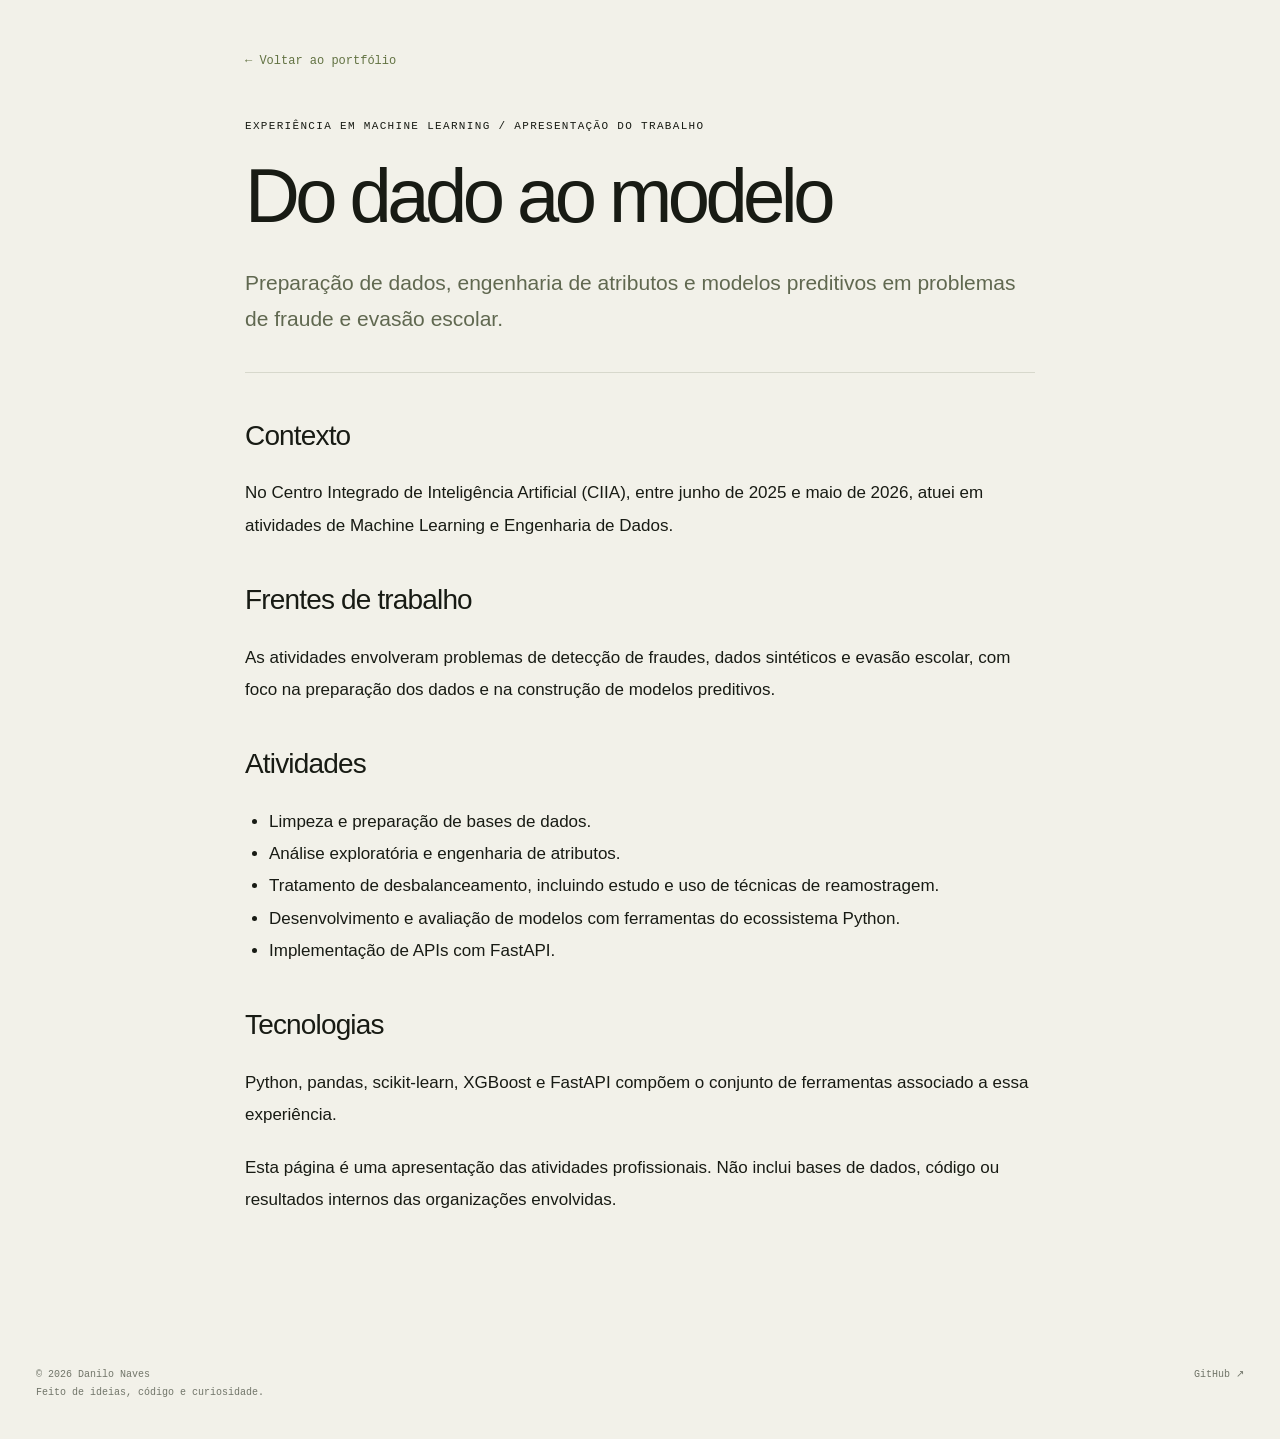
<file: textos/machine-learning.html>
<!doctype html>
<html lang="pt-BR"><head><meta charset="utf-8"><meta name="viewport" content="width=device-width,initial-scale=1"><meta name="theme-color" content="#222b1b"><meta name="description" content="Preparação de dados, engenharia de atributos e modelos preditivos em problemas de fraude e evasão escolar."><meta property="og:title" content="Do dado ao modelo — Danilo Naves"><meta property="og:description" content="Preparação de dados, engenharia de atributos e modelos preditivos em problemas de fraude e evasão escolar."><meta property="og:type" content="website"><title>Do dado ao modelo — Danilo Naves</title><link rel="icon" href="../assets/favicon.svg" type="image/svg+xml"><style>@font-face{font-family:Local;src:local('Inter'),local('Arial');font-display:swap}
:root{--ink:#181b14;--olive:#d7dd9b;--muted:#717569;--paper:#f2f1e9;--line:#d7d8cc}*{box-sizing:border-box}html{scroll-behavior:smooth;scroll-padding-top:95px}body{margin:0;background:var(--paper);color:var(--ink);font-family:Local,Arial,sans-serif;-webkit-font-smoothing:antialiased}a{color:inherit;text-decoration:none}button{font:inherit;cursor:pointer}a,button{-webkit-tap-highlight-color:transparent}a:focus-visible,button:focus-visible,summary:focus-visible{outline:3px solid #8b9839;outline-offset:6px}::selection{background:#d7dd9b;color:#171b14}.skip{position:fixed;top:-90px;left:20px;z-index:100;background:var(--olive);padding:16px}.skip:focus{top:12px}.shell{width:min(1380px,calc(100% - 72px));margin:auto}.nav{display:flex;height:100px;align-items:center;justify-content:space-between;gap:25px}.identity{display:flex;align-items:center;gap:13px;font-weight:600;font-size:16px}.monogram{width:40px;height:40px;border:1px solid #aaaDA0;border-radius:50%;display:grid;place-items:center;font-family:Georgia,serif;font-size:20px;font-style:italic}.navlinks{display:flex;gap:32px;align-items:center;font-size:13px}.navlinks a:not(.pill):hover{color:#6a762a}.pill{border:1px solid #c6c8bb;border-radius:40px;display:inline-flex;align-items:center;gap:26px;padding:13px 20px;font-size:13px;transition:background .2s,transform .2s}.pill:hover{background:var(--olive);transform:translateY(-2px)}.pill.dark{background:var(--ink);color:#fff;border-color:var(--ink)}.pill.lime{background:var(--olive);color:var(--ink);border-color:var(--olive)}.hero{position:relative;min-height:760px;height:calc(100svh - 128px);max-height:1050px;background:#151a12;border-radius:30px;overflow:hidden;color:#f6f6e9;isolation:isolate}.hero:after{content:'';position:absolute;inset:0;pointer-events:none;background-image:url("data:image/svg+xml,%3Csvg viewBox='0 0 180 180' xmlns='http://www.w3.org/2000/svg'%3E%3Cfilter id='n'%3E%3CfeTurbulence type='fractalNoise' baseFrequency='.84' numOctaves='3' stitchTiles='stitch'/%3E%3C/filter%3E%3Crect width='100%25' height='100%25' opacity='.1' filter='url(%23n)'/%3E%3C/svg%3E");opacity:.28;z-index:5}.hero-glow{position:absolute;width:700px;height:700px;border-radius:50%;background:radial-gradient(ellipse at 34% 30%,#d7dd9b 0%,#78843a 14%,#343e1e 36%,#10150e 67%);right:-80px;top:145px;box-shadow:-12px -10px 90px #85904822;transform:rotate(-20deg)}#field{position:absolute;width:100%;height:100%;inset:0;opacity:.94}.hero-content{position:relative;z-index:6;padding:50px 60px 35px;display:flex;flex-direction:column;height:100%;min-height:inherit}.eyebrow{font-family:monospace;text-transform:uppercase;letter-spacing:.12em;font-size:11px;line-height:1.6}.hero-top{display:flex;justify-content:space-between;color:#c1c6af}.status{display:flex;align-items:center;gap:9px}.status i{width:6px;height:6px;background:#ceda8d;border-radius:50%;box-shadow:0 0 13px #d7dd9b}.hero h1{font-weight:400;font-size:clamp(64px,7.3vw,112px);letter-spacing:-.075em;line-height:1.01;margin:80px 0 28px;max-width:950px}.hero h1 em{font-family:Georgia,'Times New Roman',serif;font-weight:400;color:var(--olive);letter-spacing:-.065em}.hero-description{font-size:16px;color:#bfc5b4;line-height:1.8;max-width:395px;margin:0 0 30px}.hero-bottom{margin-top:auto;padding-top:75px;display:flex;align-items:flex-end;justify-content:space-between}.hero-meta{font-size:11px;line-height:1.8;color:#a6ad99;font-family:monospace}.scroll-cue{display:flex;align-items:center;gap:18px;font-size:11px;color:#c2c9b6}.scroll-cue span{display:grid;place-items:center;width:40px;height:40px;border:1px solid #515b42;border-radius:50%;font-size:19px}.orbit-label{position:absolute;right:8%;bottom:28%;padding:15px 20px;border:1px solid #b8c78a44;border-radius:12px;background:#ffffff08;backdrop-filter:blur(12px);font:11px/1.8 monospace;color:#ccd4ba;transform:rotate(-4deg);z-index:6}.orbit-label b{font-weight:400;color:var(--olive)}.ticker{display:flex;justify-content:space-between;gap:25px;padding:27px 0;border-bottom:1px solid var(--line);font:11px monospace;color:#737766;letter-spacing:.05em}.ticker span:last-child{color:#2c3624}.section{padding:110px 0}.section-head{display:flex;justify-content:space-between;align-items:flex-end;margin-bottom:40px;gap:24px}.section-head h2,.about h2{font-size:clamp(36px,4.3vw,62px);font-weight:400;line-height:1.08;letter-spacing:-.055em;margin:14px 0 0}.section-head h2 em,.about h2 em{font-family:Georgia,serif;font-weight:400}.section-head p{max-width:320px;font-size:14px;line-height:1.7;color:var(--muted);margin:0}.filters{display:flex;gap:8px;flex-wrap:wrap;margin-bottom:28px}.filter{border:1px solid #c8ccba;border-radius:30px;background:transparent;padding:9px 17px;font-size:12px}.filter[aria-pressed=true]{color:#f3f4e9;background:#303a23;border-color:#303a23}.project-grid{display:grid;grid-template-columns:1fr 1fr;gap:40px 26px}.project:first-child{grid-column:1/-1}.project[hidden]{display:none}.project-visual{position:relative;overflow:hidden;border-radius:18px;height:330px;background:#dedfcb;transition:transform .35s}.project:hover .project-visual{transform:translateY(-4px)}.project:first-child .project-visual{height:445px}.visual-label{position:absolute;left:30px;top:25px;font:11px monospace;text-transform:uppercase;letter-spacing:.1em;color:#4a5532}.visual-index{position:absolute;right:28px;top:23px;font:11px monospace;color:#65704c}.inflow-art{background:#dce0ba;display:flex;justify-content:center;align-items:center;gap:60px}.inflow-word{font-size:clamp(55px,8vw,120px);font-weight:500;letter-spacing:-.07em;color:#344322;z-index:1}.inflow-word small{font:12px monospace;letter-spacing:0;display:block;margin-top:20px}.stack{position:relative;display:flex;align-items:center;justify-content:center;width:310px;height:310px;transform:rotate(-25deg)}.slab{position:absolute;width:215px;height:150px;border-radius:20px;transform:skewY(18deg);box-shadow:0 30px 40px #333e2425;border:1px solid #ffffff55;background:linear-gradient(135deg,#f0eed8,#909d60)}.slab:nth-child(1){top:145px;background:linear-gradient(135deg,#6a754a,#263921)}.slab:nth-child(2){top:90px;background:linear-gradient(135deg,#c9ce9d,#83915b)}.slab:nth-child(3){top:35px;display:grid;place-items:center;font:25px Georgia;color:#354528}.slab:after{content:'';position:absolute;inset:10px;border:1px solid #ffffff35;border-radius:13px}.project-info{display:flex;justify-content:space-between;gap:20px;padding-top:20px}.project-info h3{font-size:23px;letter-spacing:-.035em;font-weight:400;margin:0 0 8px}.project-info p{color:var(--muted);font-size:13px;line-height:1.6;margin:0;max-width:600px}.round-arrow{border:1px solid #bdc3ac;border-radius:50%;height:42px;width:42px;flex:0 0 42px;display:grid;place-items:center;font-size:20px;transition:background .2s}.project:hover .round-arrow{background:var(--olive)}.tags{display:flex;gap:12px;flex-wrap:wrap;font:10px monospace;color:#64704e;margin-top:14px}.network-art{background:#1d261b;display:grid;place-items:center}.network-art .visual-label,.network-art .visual-index{color:#b7c794}.network-art svg{width:80%;height:75%;overflow:visible}.network-art .graph-node{fill:#d7dd9b;filter:drop-shadow(0 0 10px #b8d07b66)}.network-art .link{stroke:#8b9b66;stroke-width:1;fill:none}.network-art .strong{stroke:#d7dd9b;stroke-width:3;stroke-dasharray:5 9}.ml-art{background:#e4ded3;display:flex;align-items:center;justify-content:center}.matrix{display:grid;grid-template-columns:repeat(8,19px);gap:6px;transform:rotate(-18deg)}.matrix i{width:19px;height:19px;border-radius:5px;background:#505e3b}.matrix i:nth-child(3n){background:#a3ab82}.matrix i:nth-child(7n){background:#c7b397}.matrix i:nth-child(5n){background:#e9e6dc}.ml-title{font:italic 68px Georgia;color:#39452d;letter-spacing:-.06em;margin-left:42px}.about{border-top:1px solid var(--line);display:grid;grid-template-columns:.85fr 1.15fr;gap:100px}.about-copy>p{font-size:20px;line-height:1.7;margin-top:0;letter-spacing:-.02em}.about-copy>p+p{font-size:15px;color:var(--muted)}.skills{display:flex;gap:8px;flex-wrap:wrap;margin-top:25px}.skills span{font:11px monospace;border:1px solid var(--line);border-radius:6px;padding:9px 12px}.about-caption{display:flex;align-items:center;gap:12px;margin-top:30px;font:11px monospace;color:var(--muted)}.about-caption:before{content:'↗';font-size:25px;color:#758241}.experiences{margin-top:40px}.experiences details{border-top:1px solid var(--line);padding:17px 0;font-size:14px}.experiences summary{cursor:pointer;display:flex;justify-content:space-between;gap:15px;list-style:none}.experiences summary::-webkit-details-marker{display:none}.experiences summary span{font:11px monospace;color:var(--muted)}.experiences details p{font-size:14px;line-height:1.7;color:var(--muted)}.notes-section{background:#e8e9dd;border-radius:26px;padding:65px 55px;margin-bottom:100px}.note{display:grid;grid-template-columns:135px 1fr 40px;gap:25px;align-items:center;border-top:1px solid #cbd0bd;padding:28px 0}.note:last-child{border-bottom:1px solid #cbd0bd}.note:hover h3{color:#64732d}.note-meta{font:10px/1.8 monospace;color:#667253}.note h3{font-size:26px;font-weight:400;letter-spacing:-.035em;margin:0 0 10px}.note p{font-size:13px;color:var(--muted);margin:0;line-height:1.7}.note>span{font-size:25px}.contact{background:#222b1b;border-radius:28px;color:#f2f3e5;padding:65px 60px;display:flex;justify-content:space-between;gap:40px;align-items:flex-end}.contact .eyebrow{color:#abb591}.contact h2{font:400 clamp(40px,5.4vw,78px)/1.05 Local,Arial,sans-serif;letter-spacing:-.06em;margin:22px 0 0}.contact h2 em{font-family:Georgia,serif;color:var(--olive);font-weight:400}.contact p{font-size:14px;line-height:1.7;color:#b0b9a3;max-width:280px}.contact .pill{margin-top:10px}footer{display:flex;justify-content:space-between;gap:20px;padding:30px 0 38px;color:var(--muted);font:10px/1.8 monospace}.article-wrap{max-width:790px;margin:50px auto 120px}.back{display:inline-block;font:12px monospace;color:#627242;margin-bottom:50px}.article-wrap h1{font-size:clamp(42px,6vw,76px);line-height:1.05;letter-spacing:-.06em;font-weight:400;margin:20px 0 30px}.article-wrap .lead{font-size:21px;line-height:1.7;color:#606850;border-bottom:1px solid var(--line);padding-bottom:35px;margin-bottom:45px}.prose{font-size:17px;line-height:1.9}.prose h2{font-size:28px;font-weight:400;letter-spacing:-.03em;margin-top:40px;line-height:1.3}.prose p{margin:20px 0}.prose ul{padding-left:24px}.prose a{border-bottom:1px solid #87945e}.prose code{background:#e3e6d6;padding:2px 6px;border-radius:4px;font-size:.85em}.article-end{margin-top:50px;padding-top:30px;border-top:1px solid var(--line)}.noscript{font:11px monospace;color:#cbd3bb;position:absolute;bottom:20px;left:30px} @media(min-width:1600px){.hero h1{font-size:118px}}@media(max-width:900px){.shell{width:calc(100% - 40px)}.nav{height:82px}.navlinks{gap:20px}.hero{min-height:710px;height:auto}.hero-content{padding:35px;min-height:710px}.hero h1{font-size:76px;margin-top:75px}.hero-glow{right:-350px;top:210px}.orbit-label{display:none}.section{padding:80px 0}.about{gap:45px}.inflow-art{gap:15px}.stack{width:250px}.notes-section{padding:45px 30px}.contact{padding:45px 35px}.ml-title{font-size:45px;margin-left:25px}.matrix{grid-template-columns:repeat(8,13px);gap:4px}.matrix i{width:13px;height:13px}}@media(max-width:600px){.shell{width:calc(100% - 28px)}.nav{height:80px}.identity{font-size:13px;gap:8px}.monogram{width:32px;height:32px;font-size:17px}.navlinks{gap:15px;font-size:11px}.navlinks .pill{display:none}.hero{border-radius:20px;min-height:720px}.hero-content{padding:26px 24px;min-height:720px}.hero-top{font-size:9px}.hero-top>span:last-child{display:none}.hero h1{font-size:58px;margin:66px 0 25px;letter-spacing:-.07em}.hero-description{font-size:14px;max-width:270px}.hero-glow{width:450px;height:450px;right:-220px;top:300px}.hero-bottom{padding-top:60px}.hero-meta{font-size:9px}.scroll-cue{font-size:0;gap:0}.ticker{font-size:9px;padding:21px 2px;gap:12px;flex-wrap:wrap}.ticker span:nth-child(3){display:none}.section{padding:65px 0}.section-head{display:block}.section-head p{margin-top:20px}.section-head h2,.about h2{font-size:40px}.project-grid{grid-template-columns:1fr;gap:35px}.project:first-child{grid-column:auto}.project .project-visual,.project:first-child .project-visual{height:285px}.visual-label{left:20px;top:20px;font-size:9px}.visual-index{right:20px;top:20px}.inflow-art{gap:0}.inflow-word{font-size:52px;margin-left:20px}.inflow-word small{font-size:9px;max-width:90px;line-height:1.7}.stack{width:175px;height:230px;transform:rotate(-25deg) scale(.75);flex-shrink:0}.slab{width:165px;height:115px}.slab:nth-child(1){top:115px}.slab:nth-child(2){top:70px}.slab:nth-child(3){top:25px}.project-info h3{font-size:21px}.project-info p{font-size:12px}.about{grid-template-columns:1fr;gap:30px}.about-copy>p{font-size:19px}.about-caption{margin-top:20px}.notes-section{padding:35px 24px;margin-bottom:65px;border-radius:20px}.note{grid-template-columns:1fr 24px;gap:12px;padding:23px 0}.note-meta{grid-column:1/-1}.note h3{font-size:23px;line-height:1.2}.contact{padding:35px 26px;display:block;border-radius:20px}.contact h2{font-size:49px}.contact p{margin-top:25px}.contact .pill{margin-top:8px}footer{font-size:9px}.article-wrap{margin:30px 12px 70px}.article-wrap h1{font-size:46px}.article-wrap .lead{font-size:18px}.prose{font-size:16px}.experiences summary{line-height:1.6}.experiences summary span{white-space:nowrap;font-size:9px}}@media(prefers-reduced-motion:reduce){html{scroll-behavior:auto}*,*:before,*:after{transition:none!important;animation:none!important}}

/* Abertura imersiva: controles integrados à própria composição. */
body{overflow-x:clip}.hero{width:100vw;margin-left:calc(50% - 50vw);height:100svh;min-height:0;max-height:none;border:0;border-radius:0}.hero-content{width:min(1500px,100%);margin:auto;padding:28px 60px 32px;height:100%;min-height:0}.hero-navigation{position:relative;display:flex;justify-content:space-between;align-items:center;gap:24px;min-height:62px;margin-bottom:36px}.hero-brand{display:flex;align-items:center;gap:12px;font-size:14px;color:#f1f3e4}.hero-brand .monogram{border-color:#707b58;color:#d7dd9b}.hero-github{font:12px monospace;color:#d0d7be}.hero-github:hover{color:#fff}.card-nav{display:flex;align-items:center;gap:5px;position:absolute;left:50%;transform:translateX(-50%);padding:6px;border:1px solid #cadba52b;border-radius:17px;background:#d4e1af16;box-shadow:0 8px 30px #00000015;backdrop-filter:blur(16px)}.card-nav a{display:flex;align-items:center;gap:8px;padding:13px 16px;border-radius:11px;color:#d8dfc8;font-size:11px;transition:background .2s,color .2s}.card-nav a>span:first-child{font-size:18px;line-height:1}.card-nav a:hover,.card-nav a:focus-visible{background:#d7dd9b29;color:#fff}.card-nav a:first-child{background:#d7dd9b24;color:#eef3dc}.card-nav .nav-contact{background:#d7dd9b;color:#202918}.card-nav .nav-contact:hover{background:#e7edbc;color:#202918}.hero h1{font-size:clamp(52px,min(7.1vw,10.8svh),112px);margin:clamp(22px,5svh,65px) 0 24px}.hero-description{font-size:15px;line-height:1.7;margin-bottom:24px}.hero-bottom{padding-top:26px}.hero-glow{top:18%;right:-30px}.orbit-label{right:7%;bottom:25%}.hero:has(.hero-navigation)~.ticker{margin-top:0}
@media(min-width:1600px){.hero h1{font-size:min(118px,11svh)}}
@media(max-width:900px){.hero-content{padding:22px 32px 28px}.hero-brand>span:last-child{display:none}.hero-navigation{margin-bottom:28px}.hero h1{font-size:clamp(52px,min(8.8vw,10svh),86px)}.card-nav a{padding:12px}.hero-glow{right:-240px}.hero-top>span:last-child{font-size:9px}}
@media(max-width:600px){.hero{height:100svh;min-height:0;border-radius:0}.hero-content{padding:18px 24px 24px;min-height:0}.hero-navigation{min-height:51px;gap:14px;margin-bottom:26px}.hero-brand .monogram{width:30px;height:30px;font-size:16px}.hero-github{display:none}.card-nav{position:static;transform:none;margin-left:auto;gap:2px;padding:4px;border-radius:13px}.card-nav a{flex-direction:column;gap:5px;font-size:8px;padding:8px 10px;border-radius:9px}.card-nav a>span:first-child{font-size:16px}.hero h1{font-size:clamp(38px,min(11vw,8.5svh),64px);margin:clamp(23px,5svh,46px) 0 22px}.hero-description{font-size:13px;line-height:1.7;max-width:280px;margin-bottom:22px}.hero-bottom{padding-top:22px}.hero-glow{top:35%;right:-220px}.hero-top{font-size:8px}.hero-top>span:last-child{display:none}.hero-meta{font-size:8px}.scroll-cue span{width:34px;height:34px}.hero .pill{padding:12px 17px;font-size:12px}}
@media(max-height:600px) and (min-width:601px){.hero-content{padding-top:12px;padding-bottom:15px}.hero-navigation{min-height:46px;margin-bottom:12px}.card-nav a{padding:8px 12px}.hero h1{font-size:clamp(35px,8svh,52px);margin:12px 0}.hero-description{max-width:480px;font-size:12px;margin-bottom:12px}.hero-bottom{padding-top:12px}.hero-meta{font-size:8px}.hero .pill{padding:9px 16px}.hero-top{font-size:9px}}
</style></head><body>
<a class="skip" href="#principal">Pular para o conteúdo</a><div class="shell">

<main id="principal" class="article-wrap"><a class="back" href="../index.html#projetos">← Voltar ao portfólio</a><div class="eyebrow">Experiência em Machine Learning / APRESENTAÇÃO DO TRABALHO</div><h1>Do dado ao modelo</h1><p class="lead">Preparação de dados, engenharia de atributos e modelos preditivos em problemas de fraude e evasão escolar.</p><article class="prose"><h2>Contexto</h2>
<p>No Centro Integrado de Inteligência Artificial (CIIA), entre junho de 2025 e maio de 2026, atuei em atividades de Machine Learning e Engenharia de Dados.</p>
<h2>Frentes de trabalho</h2>
<p>As atividades envolveram problemas de detecção de fraudes, dados sintéticos e evasão escolar, com foco na preparação dos dados e na construção de modelos preditivos.</p>
<h2>Atividades</h2>
<ul>
<li>Limpeza e preparação de bases de dados.</li>
<li>Análise exploratória e engenharia de atributos.</li>
<li>Tratamento de desbalanceamento, incluindo estudo e uso de técnicas de reamostragem.</li>
<li>Desenvolvimento e avaliação de modelos com ferramentas do ecossistema Python.</li>
<li>Implementação de APIs com FastAPI.</li>
</ul>
<h2>Tecnologias</h2>
<p>Python, pandas, scikit-learn, XGBoost e FastAPI compõem o conjunto de ferramentas associado a essa experiência.</p>
<p>Esta página é uma apresentação das atividades profissionais. Não inclui bases de dados, código ou resultados internos das organizações envolvidas.</p></article></main>
<footer><span>© 2026 Danilo Naves<br>Feito de ideias, código e curiosidade.</span><a href="https://github.com/DaniloNavesS" target="_blank" rel="noopener noreferrer">GitHub ↗</a></footer></div><script>/* Interface sem dependências. O canvas é decorativo e respeita movimento reduzido. */
const filterButtons = document.querySelectorAll('[data-filter]');
filterButtons.forEach(button => button.addEventListener('click', () => {
  filterButtons.forEach(b => b.setAttribute('aria-pressed', String(b === button)));
  document.querySelectorAll('[data-category]').forEach(card => {
    card.hidden = button.dataset.filter !== 'todos' && card.dataset.category !== button.dataset.filter;
  });
}));
const canvas = document.getElementById('field');
if (canvas) {
 const ctx = canvas.getContext('2d');
 if (ctx) {
  const motion = matchMedia('(prefers-reduced-motion: reduce)');
  let width = 0, height = 0, frame = 0, visible = true, time = 0;
  const points = Array.from({length: 760}, (_, i) => {
   const y = 1 - 2 * (i + .5) / 760, r = Math.sqrt(1-y*y), a = i * 2.3999632297;
   return {x: Math.cos(a)*r, y, z: Math.sin(a)*r};
  });
  function resize() {
   const box = canvas.getBoundingClientRect(), dpr = Math.min(devicePixelRatio || 1, 2);
   width = box.width; height = box.height;
   canvas.width = width*dpr; canvas.height = height*dpr;
   ctx.setTransform(dpr,0,0,dpr,0,0); draw();
  }
  function draw() {
   ctx.clearRect(0,0,width,height);
   const mobile = width<600, radius = mobile ? width*.7 : Math.min(width*.33, height*.53);
   const cx = width*(mobile?.94:.79), cy = height*(mobile?.7:.58);
   const a=time*.00012, b=-.32;
   const projected=points.map(p=>{
    const x=p.x*Math.cos(a)-p.z*Math.sin(a), z=p.x*Math.sin(a)+p.z*Math.cos(a);
    const y=p.y*Math.cos(b)-z*Math.sin(b), zz=p.y*Math.sin(b)+z*Math.cos(b);
    const k=2.8/(2.8-zz*.45);
    return {x:cx+x*radius*k,y:cy+y*radius*k,z:zz};
   });
   projected.forEach((p,i)=>{
    if(p.z<-.42)return;
    const alpha=(p.z+1)/2;
    if(i%3===0){const q=projected[(i+21)%points.length];if(q.z>0&&Math.hypot(p.x-q.x,p.y-q.y)<radius*.25){ctx.strokeStyle=`rgba(199,216,137,${alpha*.14})`;ctx.lineWidth=.5;ctx.beginPath();ctx.moveTo(p.x,p.y);ctx.lineTo(q.x,q.y);ctx.stroke();}}
    ctx.fillStyle=`rgba(222,235,175,${alpha*.75})`;ctx.beginPath();ctx.arc(p.x,p.y,alpha*1.5+.3,0,Math.PI*2);ctx.fill();
   });
   ctx.strokeStyle='rgba(206,221,153,.3)';ctx.lineWidth=.7;
   ctx.beginPath();ctx.ellipse(cx,cy,radius*1.18,radius*.36,-.45,0,Math.PI*2);ctx.stroke();
   ctx.strokeStyle='rgba(206,221,153,.12)';ctx.beginPath();ctx.ellipse(cx,cy,radius*1.22,radius*.36,.65,0,Math.PI*2);ctx.stroke();
  }
  function tick(t){frame=0;time=t;draw();if(visible&&!document.hidden&&!motion.matches)frame=requestAnimationFrame(tick);}
  function start(){if(!frame&&visible&&!document.hidden&&!motion.matches)frame=requestAnimationFrame(tick);else draw();}
  new ResizeObserver(resize).observe(canvas);
  new IntersectionObserver(entries=>{visible=entries[0].isIntersecting;if(!visible&&frame){cancelAnimationFrame(frame);frame=0;}else start();}).observe(canvas);
  document.addEventListener('visibilitychange',()=>{if(document.hidden&&frame){cancelAnimationFrame(frame);frame=0;}else start();});
  motion.addEventListener('change',()=>{if(motion.matches&&frame){cancelAnimationFrame(frame);frame=0;}start();});
  resize(); start();
 }
}
</script></body></html>
</file>
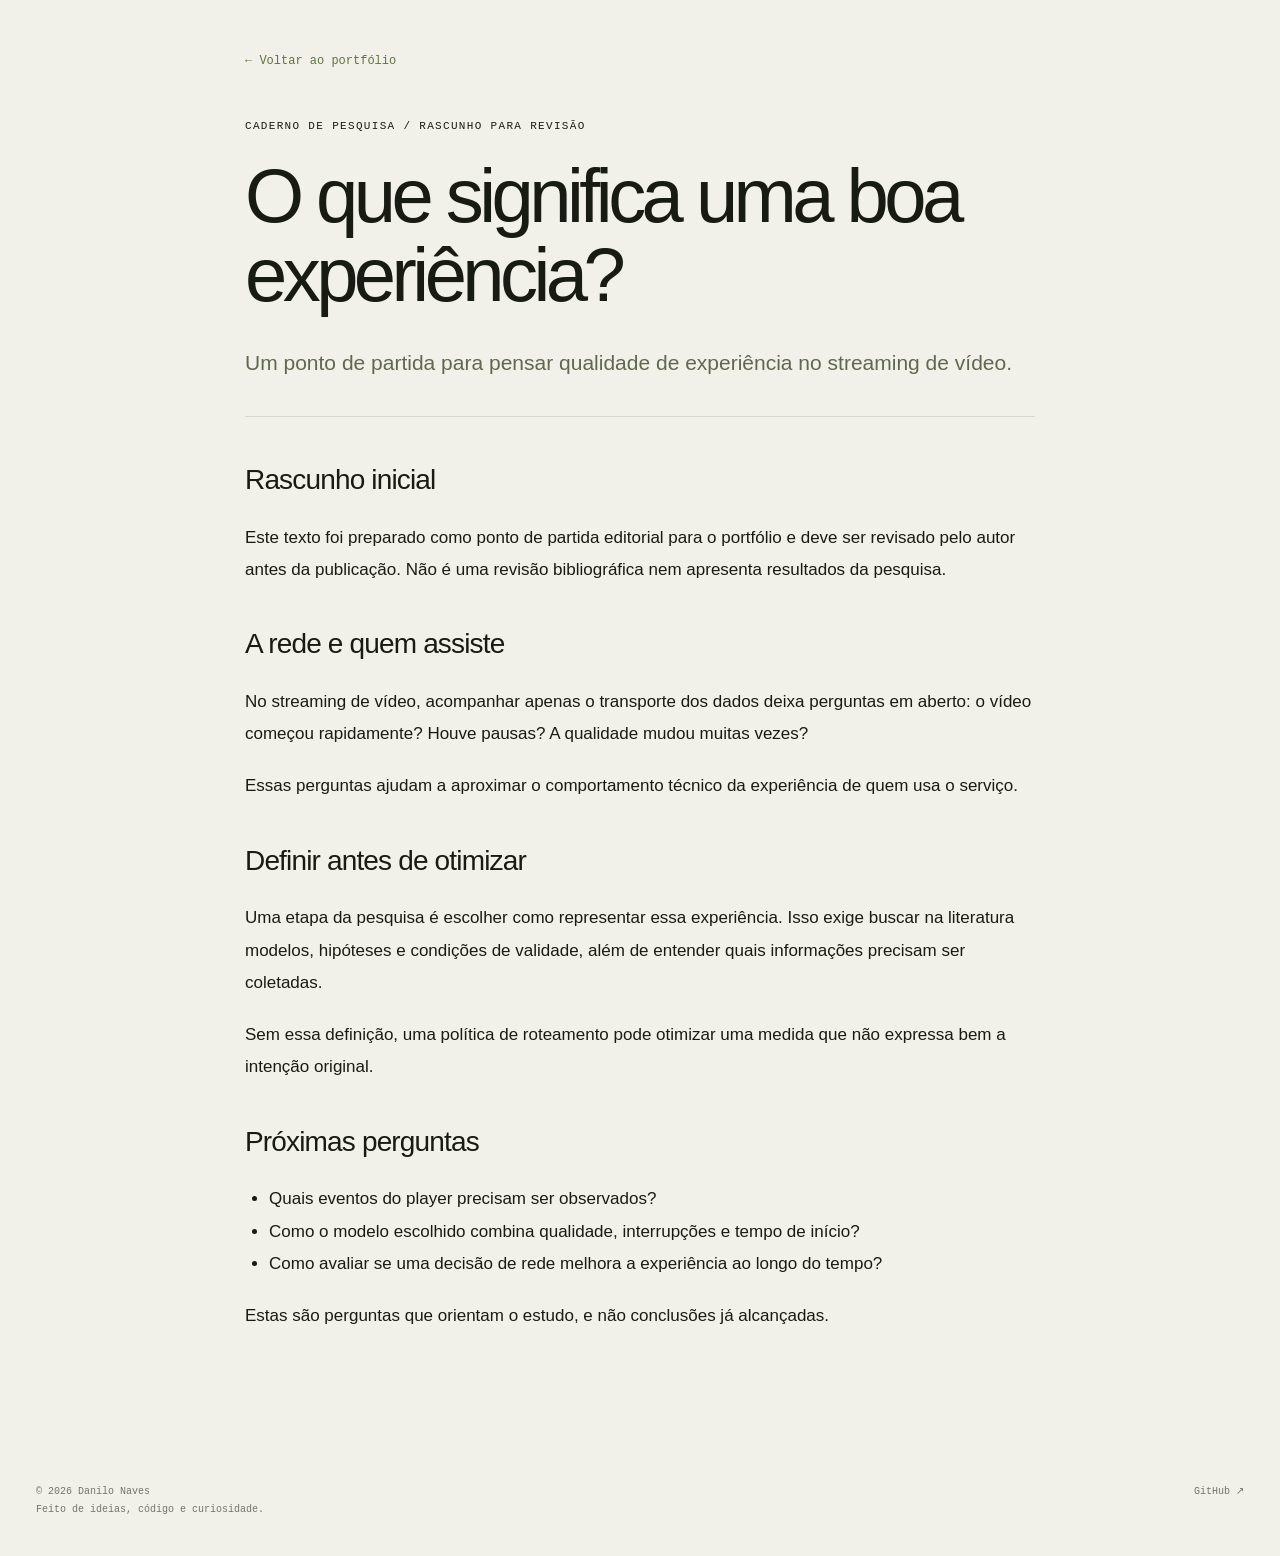
<file: textos/pesquisa-qoe.html>
<!doctype html>
<html lang="pt-BR"><head><meta charset="utf-8"><meta name="viewport" content="width=device-width,initial-scale=1"><meta name="theme-color" content="#222b1b"><meta name="description" content="Um ponto de partida para pensar qualidade de experiência no streaming de vídeo."><meta property="og:title" content="O que significa uma boa experiência? — Danilo Naves"><meta property="og:description" content="Um ponto de partida para pensar qualidade de experiência no streaming de vídeo."><meta property="og:type" content="website"><title>O que significa uma boa experiência? — Danilo Naves</title><link rel="icon" href="../assets/favicon.svg" type="image/svg+xml"><style>@font-face{font-family:Local;src:local('Inter'),local('Arial');font-display:swap}
:root{--ink:#181b14;--olive:#d7dd9b;--muted:#717569;--paper:#f2f1e9;--line:#d7d8cc}*{box-sizing:border-box}html{scroll-behavior:smooth;scroll-padding-top:95px}body{margin:0;background:var(--paper);color:var(--ink);font-family:Local,Arial,sans-serif;-webkit-font-smoothing:antialiased}a{color:inherit;text-decoration:none}button{font:inherit;cursor:pointer}a,button{-webkit-tap-highlight-color:transparent}a:focus-visible,button:focus-visible,summary:focus-visible{outline:3px solid #8b9839;outline-offset:6px}::selection{background:#d7dd9b;color:#171b14}.skip{position:fixed;top:-90px;left:20px;z-index:100;background:var(--olive);padding:16px}.skip:focus{top:12px}.shell{width:min(1380px,calc(100% - 72px));margin:auto}.nav{display:flex;height:100px;align-items:center;justify-content:space-between;gap:25px}.identity{display:flex;align-items:center;gap:13px;font-weight:600;font-size:16px}.monogram{width:40px;height:40px;border:1px solid #aaaDA0;border-radius:50%;display:grid;place-items:center;font-family:Georgia,serif;font-size:20px;font-style:italic}.navlinks{display:flex;gap:32px;align-items:center;font-size:13px}.navlinks a:not(.pill):hover{color:#6a762a}.pill{border:1px solid #c6c8bb;border-radius:40px;display:inline-flex;align-items:center;gap:26px;padding:13px 20px;font-size:13px;transition:background .2s,transform .2s}.pill:hover{background:var(--olive);transform:translateY(-2px)}.pill.dark{background:var(--ink);color:#fff;border-color:var(--ink)}.pill.lime{background:var(--olive);color:var(--ink);border-color:var(--olive)}.hero{position:relative;min-height:760px;height:calc(100svh - 128px);max-height:1050px;background:#151a12;border-radius:30px;overflow:hidden;color:#f6f6e9;isolation:isolate}.hero:after{content:'';position:absolute;inset:0;pointer-events:none;background-image:url("data:image/svg+xml,%3Csvg viewBox='0 0 180 180' xmlns='http://www.w3.org/2000/svg'%3E%3Cfilter id='n'%3E%3CfeTurbulence type='fractalNoise' baseFrequency='.84' numOctaves='3' stitchTiles='stitch'/%3E%3C/filter%3E%3Crect width='100%25' height='100%25' opacity='.1' filter='url(%23n)'/%3E%3C/svg%3E");opacity:.28;z-index:5}.hero-glow{position:absolute;width:700px;height:700px;border-radius:50%;background:radial-gradient(ellipse at 34% 30%,#d7dd9b 0%,#78843a 14%,#343e1e 36%,#10150e 67%);right:-80px;top:145px;box-shadow:-12px -10px 90px #85904822;transform:rotate(-20deg)}#field{position:absolute;width:100%;height:100%;inset:0;opacity:.94}.hero-content{position:relative;z-index:6;padding:50px 60px 35px;display:flex;flex-direction:column;height:100%;min-height:inherit}.eyebrow{font-family:monospace;text-transform:uppercase;letter-spacing:.12em;font-size:11px;line-height:1.6}.hero-top{display:flex;justify-content:space-between;color:#c1c6af}.status{display:flex;align-items:center;gap:9px}.status i{width:6px;height:6px;background:#ceda8d;border-radius:50%;box-shadow:0 0 13px #d7dd9b}.hero h1{font-weight:400;font-size:clamp(64px,7.3vw,112px);letter-spacing:-.075em;line-height:1.01;margin:80px 0 28px;max-width:950px}.hero h1 em{font-family:Georgia,'Times New Roman',serif;font-weight:400;color:var(--olive);letter-spacing:-.065em}.hero-description{font-size:16px;color:#bfc5b4;line-height:1.8;max-width:395px;margin:0 0 30px}.hero-bottom{margin-top:auto;padding-top:75px;display:flex;align-items:flex-end;justify-content:space-between}.hero-meta{font-size:11px;line-height:1.8;color:#a6ad99;font-family:monospace}.scroll-cue{display:flex;align-items:center;gap:18px;font-size:11px;color:#c2c9b6}.scroll-cue span{display:grid;place-items:center;width:40px;height:40px;border:1px solid #515b42;border-radius:50%;font-size:19px}.orbit-label{position:absolute;right:8%;bottom:28%;padding:15px 20px;border:1px solid #b8c78a44;border-radius:12px;background:#ffffff08;backdrop-filter:blur(12px);font:11px/1.8 monospace;color:#ccd4ba;transform:rotate(-4deg);z-index:6}.orbit-label b{font-weight:400;color:var(--olive)}.ticker{display:flex;justify-content:space-between;gap:25px;padding:27px 0;border-bottom:1px solid var(--line);font:11px monospace;color:#737766;letter-spacing:.05em}.ticker span:last-child{color:#2c3624}.section{padding:110px 0}.section-head{display:flex;justify-content:space-between;align-items:flex-end;margin-bottom:40px;gap:24px}.section-head h2,.about h2{font-size:clamp(36px,4.3vw,62px);font-weight:400;line-height:1.08;letter-spacing:-.055em;margin:14px 0 0}.section-head h2 em,.about h2 em{font-family:Georgia,serif;font-weight:400}.section-head p{max-width:320px;font-size:14px;line-height:1.7;color:var(--muted);margin:0}.filters{display:flex;gap:8px;flex-wrap:wrap;margin-bottom:28px}.filter{border:1px solid #c8ccba;border-radius:30px;background:transparent;padding:9px 17px;font-size:12px}.filter[aria-pressed=true]{color:#f3f4e9;background:#303a23;border-color:#303a23}.project-grid{display:grid;grid-template-columns:1fr 1fr;gap:40px 26px}.project:first-child{grid-column:1/-1}.project[hidden]{display:none}.project-visual{position:relative;overflow:hidden;border-radius:18px;height:330px;background:#dedfcb;transition:transform .35s}.project:hover .project-visual{transform:translateY(-4px)}.project:first-child .project-visual{height:445px}.visual-label{position:absolute;left:30px;top:25px;font:11px monospace;text-transform:uppercase;letter-spacing:.1em;color:#4a5532}.visual-index{position:absolute;right:28px;top:23px;font:11px monospace;color:#65704c}.inflow-art{background:#dce0ba;display:flex;justify-content:center;align-items:center;gap:60px}.inflow-word{font-size:clamp(55px,8vw,120px);font-weight:500;letter-spacing:-.07em;color:#344322;z-index:1}.inflow-word small{font:12px monospace;letter-spacing:0;display:block;margin-top:20px}.stack{position:relative;display:flex;align-items:center;justify-content:center;width:310px;height:310px;transform:rotate(-25deg)}.slab{position:absolute;width:215px;height:150px;border-radius:20px;transform:skewY(18deg);box-shadow:0 30px 40px #333e2425;border:1px solid #ffffff55;background:linear-gradient(135deg,#f0eed8,#909d60)}.slab:nth-child(1){top:145px;background:linear-gradient(135deg,#6a754a,#263921)}.slab:nth-child(2){top:90px;background:linear-gradient(135deg,#c9ce9d,#83915b)}.slab:nth-child(3){top:35px;display:grid;place-items:center;font:25px Georgia;color:#354528}.slab:after{content:'';position:absolute;inset:10px;border:1px solid #ffffff35;border-radius:13px}.project-info{display:flex;justify-content:space-between;gap:20px;padding-top:20px}.project-info h3{font-size:23px;letter-spacing:-.035em;font-weight:400;margin:0 0 8px}.project-info p{color:var(--muted);font-size:13px;line-height:1.6;margin:0;max-width:600px}.round-arrow{border:1px solid #bdc3ac;border-radius:50%;height:42px;width:42px;flex:0 0 42px;display:grid;place-items:center;font-size:20px;transition:background .2s}.project:hover .round-arrow{background:var(--olive)}.tags{display:flex;gap:12px;flex-wrap:wrap;font:10px monospace;color:#64704e;margin-top:14px}.network-art{background:#1d261b;display:grid;place-items:center}.network-art .visual-label,.network-art .visual-index{color:#b7c794}.network-art svg{width:80%;height:75%;overflow:visible}.network-art .graph-node{fill:#d7dd9b;filter:drop-shadow(0 0 10px #b8d07b66)}.network-art .link{stroke:#8b9b66;stroke-width:1;fill:none}.network-art .strong{stroke:#d7dd9b;stroke-width:3;stroke-dasharray:5 9}.ml-art{background:#e4ded3;display:flex;align-items:center;justify-content:center}.matrix{display:grid;grid-template-columns:repeat(8,19px);gap:6px;transform:rotate(-18deg)}.matrix i{width:19px;height:19px;border-radius:5px;background:#505e3b}.matrix i:nth-child(3n){background:#a3ab82}.matrix i:nth-child(7n){background:#c7b397}.matrix i:nth-child(5n){background:#e9e6dc}.ml-title{font:italic 68px Georgia;color:#39452d;letter-spacing:-.06em;margin-left:42px}.about{border-top:1px solid var(--line);display:grid;grid-template-columns:.85fr 1.15fr;gap:100px}.about-copy>p{font-size:20px;line-height:1.7;margin-top:0;letter-spacing:-.02em}.about-copy>p+p{font-size:15px;color:var(--muted)}.skills{display:flex;gap:8px;flex-wrap:wrap;margin-top:25px}.skills span{font:11px monospace;border:1px solid var(--line);border-radius:6px;padding:9px 12px}.about-caption{display:flex;align-items:center;gap:12px;margin-top:30px;font:11px monospace;color:var(--muted)}.about-caption:before{content:'↗';font-size:25px;color:#758241}.experiences{margin-top:40px}.experiences details{border-top:1px solid var(--line);padding:17px 0;font-size:14px}.experiences summary{cursor:pointer;display:flex;justify-content:space-between;gap:15px;list-style:none}.experiences summary::-webkit-details-marker{display:none}.experiences summary span{font:11px monospace;color:var(--muted)}.experiences details p{font-size:14px;line-height:1.7;color:var(--muted)}.notes-section{background:#e8e9dd;border-radius:26px;padding:65px 55px;margin-bottom:100px}.note{display:grid;grid-template-columns:135px 1fr 40px;gap:25px;align-items:center;border-top:1px solid #cbd0bd;padding:28px 0}.note:last-child{border-bottom:1px solid #cbd0bd}.note:hover h3{color:#64732d}.note-meta{font:10px/1.8 monospace;color:#667253}.note h3{font-size:26px;font-weight:400;letter-spacing:-.035em;margin:0 0 10px}.note p{font-size:13px;color:var(--muted);margin:0;line-height:1.7}.note>span{font-size:25px}.contact{background:#222b1b;border-radius:28px;color:#f2f3e5;padding:65px 60px;display:flex;justify-content:space-between;gap:40px;align-items:flex-end}.contact .eyebrow{color:#abb591}.contact h2{font:400 clamp(40px,5.4vw,78px)/1.05 Local,Arial,sans-serif;letter-spacing:-.06em;margin:22px 0 0}.contact h2 em{font-family:Georgia,serif;color:var(--olive);font-weight:400}.contact p{font-size:14px;line-height:1.7;color:#b0b9a3;max-width:280px}.contact .pill{margin-top:10px}footer{display:flex;justify-content:space-between;gap:20px;padding:30px 0 38px;color:var(--muted);font:10px/1.8 monospace}.article-wrap{max-width:790px;margin:50px auto 120px}.back{display:inline-block;font:12px monospace;color:#627242;margin-bottom:50px}.article-wrap h1{font-size:clamp(42px,6vw,76px);line-height:1.05;letter-spacing:-.06em;font-weight:400;margin:20px 0 30px}.article-wrap .lead{font-size:21px;line-height:1.7;color:#606850;border-bottom:1px solid var(--line);padding-bottom:35px;margin-bottom:45px}.prose{font-size:17px;line-height:1.9}.prose h2{font-size:28px;font-weight:400;letter-spacing:-.03em;margin-top:40px;line-height:1.3}.prose p{margin:20px 0}.prose ul{padding-left:24px}.prose a{border-bottom:1px solid #87945e}.prose code{background:#e3e6d6;padding:2px 6px;border-radius:4px;font-size:.85em}.article-end{margin-top:50px;padding-top:30px;border-top:1px solid var(--line)}.noscript{font:11px monospace;color:#cbd3bb;position:absolute;bottom:20px;left:30px} @media(min-width:1600px){.hero h1{font-size:118px}}@media(max-width:900px){.shell{width:calc(100% - 40px)}.nav{height:82px}.navlinks{gap:20px}.hero{min-height:710px;height:auto}.hero-content{padding:35px;min-height:710px}.hero h1{font-size:76px;margin-top:75px}.hero-glow{right:-350px;top:210px}.orbit-label{display:none}.section{padding:80px 0}.about{gap:45px}.inflow-art{gap:15px}.stack{width:250px}.notes-section{padding:45px 30px}.contact{padding:45px 35px}.ml-title{font-size:45px;margin-left:25px}.matrix{grid-template-columns:repeat(8,13px);gap:4px}.matrix i{width:13px;height:13px}}@media(max-width:600px){.shell{width:calc(100% - 28px)}.nav{height:80px}.identity{font-size:13px;gap:8px}.monogram{width:32px;height:32px;font-size:17px}.navlinks{gap:15px;font-size:11px}.navlinks .pill{display:none}.hero{border-radius:20px;min-height:720px}.hero-content{padding:26px 24px;min-height:720px}.hero-top{font-size:9px}.hero-top>span:last-child{display:none}.hero h1{font-size:58px;margin:66px 0 25px;letter-spacing:-.07em}.hero-description{font-size:14px;max-width:270px}.hero-glow{width:450px;height:450px;right:-220px;top:300px}.hero-bottom{padding-top:60px}.hero-meta{font-size:9px}.scroll-cue{font-size:0;gap:0}.ticker{font-size:9px;padding:21px 2px;gap:12px;flex-wrap:wrap}.ticker span:nth-child(3){display:none}.section{padding:65px 0}.section-head{display:block}.section-head p{margin-top:20px}.section-head h2,.about h2{font-size:40px}.project-grid{grid-template-columns:1fr;gap:35px}.project:first-child{grid-column:auto}.project .project-visual,.project:first-child .project-visual{height:285px}.visual-label{left:20px;top:20px;font-size:9px}.visual-index{right:20px;top:20px}.inflow-art{gap:0}.inflow-word{font-size:52px;margin-left:20px}.inflow-word small{font-size:9px;max-width:90px;line-height:1.7}.stack{width:175px;height:230px;transform:rotate(-25deg) scale(.75);flex-shrink:0}.slab{width:165px;height:115px}.slab:nth-child(1){top:115px}.slab:nth-child(2){top:70px}.slab:nth-child(3){top:25px}.project-info h3{font-size:21px}.project-info p{font-size:12px}.about{grid-template-columns:1fr;gap:30px}.about-copy>p{font-size:19px}.about-caption{margin-top:20px}.notes-section{padding:35px 24px;margin-bottom:65px;border-radius:20px}.note{grid-template-columns:1fr 24px;gap:12px;padding:23px 0}.note-meta{grid-column:1/-1}.note h3{font-size:23px;line-height:1.2}.contact{padding:35px 26px;display:block;border-radius:20px}.contact h2{font-size:49px}.contact p{margin-top:25px}.contact .pill{margin-top:8px}footer{font-size:9px}.article-wrap{margin:30px 12px 70px}.article-wrap h1{font-size:46px}.article-wrap .lead{font-size:18px}.prose{font-size:16px}.experiences summary{line-height:1.6}.experiences summary span{white-space:nowrap;font-size:9px}}@media(prefers-reduced-motion:reduce){html{scroll-behavior:auto}*,*:before,*:after{transition:none!important;animation:none!important}}

/* Abertura imersiva: controles integrados à própria composição. */
body{overflow-x:clip}.hero{width:100vw;margin-left:calc(50% - 50vw);height:100svh;min-height:0;max-height:none;border:0;border-radius:0}.hero-content{width:min(1500px,100%);margin:auto;padding:28px 60px 32px;height:100%;min-height:0}.hero-navigation{position:relative;display:flex;justify-content:space-between;align-items:center;gap:24px;min-height:62px;margin-bottom:36px}.hero-brand{display:flex;align-items:center;gap:12px;font-size:14px;color:#f1f3e4}.hero-brand .monogram{border-color:#707b58;color:#d7dd9b}.hero-github{font:12px monospace;color:#d0d7be}.hero-github:hover{color:#fff}.card-nav{display:flex;align-items:center;gap:5px;position:absolute;left:50%;transform:translateX(-50%);padding:6px;border:1px solid #cadba52b;border-radius:17px;background:#d4e1af16;box-shadow:0 8px 30px #00000015;backdrop-filter:blur(16px)}.card-nav a{display:flex;align-items:center;gap:8px;padding:13px 16px;border-radius:11px;color:#d8dfc8;font-size:11px;transition:background .2s,color .2s}.card-nav a>span:first-child{font-size:18px;line-height:1}.card-nav a:hover,.card-nav a:focus-visible{background:#d7dd9b29;color:#fff}.card-nav a:first-child{background:#d7dd9b24;color:#eef3dc}.card-nav .nav-contact{background:#d7dd9b;color:#202918}.card-nav .nav-contact:hover{background:#e7edbc;color:#202918}.hero h1{font-size:clamp(52px,min(7.1vw,10.8svh),112px);margin:clamp(22px,5svh,65px) 0 24px}.hero-description{font-size:15px;line-height:1.7;margin-bottom:24px}.hero-bottom{padding-top:26px}.hero-glow{top:18%;right:-30px}.orbit-label{right:7%;bottom:25%}.hero:has(.hero-navigation)~.ticker{margin-top:0}
@media(min-width:1600px){.hero h1{font-size:min(118px,11svh)}}
@media(max-width:900px){.hero-content{padding:22px 32px 28px}.hero-brand>span:last-child{display:none}.hero-navigation{margin-bottom:28px}.hero h1{font-size:clamp(52px,min(8.8vw,10svh),86px)}.card-nav a{padding:12px}.hero-glow{right:-240px}.hero-top>span:last-child{font-size:9px}}
@media(max-width:600px){.hero{height:100svh;min-height:0;border-radius:0}.hero-content{padding:18px 24px 24px;min-height:0}.hero-navigation{min-height:51px;gap:14px;margin-bottom:26px}.hero-brand .monogram{width:30px;height:30px;font-size:16px}.hero-github{display:none}.card-nav{position:static;transform:none;margin-left:auto;gap:2px;padding:4px;border-radius:13px}.card-nav a{flex-direction:column;gap:5px;font-size:8px;padding:8px 10px;border-radius:9px}.card-nav a>span:first-child{font-size:16px}.hero h1{font-size:clamp(38px,min(11vw,8.5svh),64px);margin:clamp(23px,5svh,46px) 0 22px}.hero-description{font-size:13px;line-height:1.7;max-width:280px;margin-bottom:22px}.hero-bottom{padding-top:22px}.hero-glow{top:35%;right:-220px}.hero-top{font-size:8px}.hero-top>span:last-child{display:none}.hero-meta{font-size:8px}.scroll-cue span{width:34px;height:34px}.hero .pill{padding:12px 17px;font-size:12px}}
@media(max-height:600px) and (min-width:601px){.hero-content{padding-top:12px;padding-bottom:15px}.hero-navigation{min-height:46px;margin-bottom:12px}.card-nav a{padding:8px 12px}.hero h1{font-size:clamp(35px,8svh,52px);margin:12px 0}.hero-description{max-width:480px;font-size:12px;margin-bottom:12px}.hero-bottom{padding-top:12px}.hero-meta{font-size:8px}.hero .pill{padding:9px 16px}.hero-top{font-size:9px}}

/* Cards de projetos pessoais na página inicial. */
.project-grid{gap:24px;align-items:stretch}
.project-card{min-width:0;display:flex;flex-direction:column;background:#e8eadc;border:1px solid #d6dac8;border-radius:22px;overflow:hidden;transition:transform .25s,box-shadow .25s}
.project-card:hover{transform:translateY(-5px);box-shadow:0 20px 40px #252f1714}
.project-card .project-visual{height:320px;border-radius:0}
.project-card .visual-label,.project-card .visual-index{z-index:2}
.screenshot-art{background:#242a22;display:grid;place-items:center;padding:55px 35px 25px}
.screenshot-art .visual-label,.screenshot-art .visual-index{color:#d9e2c4}
.screenshot-art img{width:100%;height:100%;object-fit:contain;object-position:center bottom;filter:drop-shadow(0 15px 18px #0008)}
.project-card .inflow-art{gap:5px}
.project-card .inflow-word{font-size:clamp(50px,6vw,86px);margin-left:15px}
.project-card .stack{transform:rotate(-25deg) scale(.7);flex:0 0 245px}
.project-card-body{padding:26px 29px 28px;display:flex;flex:1;flex-direction:column;justify-content:space-between;gap:28px}
.project-kicker{font:10px monospace;letter-spacing:.1em;color:#66734e}
.project-card h3{font-size:clamp(27px,2.7vw,36px);font-weight:400;letter-spacing:-.05em;margin:10px 0 12px}
.project-card p{font-size:14px;line-height:1.7;color:#62695b;margin:0;max-width:510px}
.project-card-bottom{display:flex;align-items:flex-end;justify-content:space-between;gap:18px;flex-wrap:wrap}
.project-card .tags{margin:0;gap:7px}
.project-card .tags span{border:1px solid #c9cfb9;border-radius:20px;padding:7px 10px}
.project-link{display:inline-flex;align-items:center;gap:13px;border-bottom:1px solid #82915a;padding-bottom:5px;font-size:12px;white-space:nowrap}
.project-link:hover{color:#617329;border-color:#617329}
.project-link span{font-size:18px}
@media(max-width:900px){.project-card .project-visual{height:270px}.project-card .inflow-word{font-size:52px}.project-card .stack{transform:rotate(-25deg) scale(.55);flex-basis:180px}}
@media(max-width:600px){.project-grid{gap:20px}.project-card .project-visual{height:260px}.project-card-body{padding:23px}.project-card .inflow-word{font-size:52px;margin-left:15px}.project-card .stack{transform:rotate(-25deg) scale(.65);flex-basis:160px}.screenshot-art{padding:50px 18px 18px}}
</style></head><body>
<a class="skip" href="#principal">Pular para o conteúdo</a><div class="shell">

<main id="principal" class="article-wrap"><a class="back" href="../index.html#textos">← Voltar ao portfólio</a><div class="eyebrow">CADERNO DE PESQUISA / RASCUNHO PARA REVISÃO</div><h1>O que significa uma boa experiência?</h1><p class="lead">Um ponto de partida para pensar qualidade de experiência no streaming de vídeo.</p><article class="prose"><h2>Rascunho inicial</h2>
<p>Este texto foi preparado como ponto de partida editorial para o portfólio e deve ser revisado pelo autor antes da publicação. Não é uma revisão bibliográfica nem apresenta resultados da pesquisa.</p>
<h2>A rede e quem assiste</h2>
<p>No streaming de vídeo, acompanhar apenas o transporte dos dados deixa perguntas em aberto: o vídeo começou rapidamente? Houve pausas? A qualidade mudou muitas vezes?</p>
<p>Essas perguntas ajudam a aproximar o comportamento técnico da experiência de quem usa o serviço.</p>
<h2>Definir antes de otimizar</h2>
<p>Uma etapa da pesquisa é escolher como representar essa experiência. Isso exige buscar na literatura modelos, hipóteses e condições de validade, além de entender quais informações precisam ser coletadas.</p>
<p>Sem essa definição, uma política de roteamento pode otimizar uma medida que não expressa bem a intenção original.</p>
<h2>Próximas perguntas</h2>
<ul>
<li>Quais eventos do player precisam ser observados?</li>
<li>Como o modelo escolhido combina qualidade, interrupções e tempo de início?</li>
<li>Como avaliar se uma decisão de rede melhora a experiência ao longo do tempo?</li>
</ul>
<p>Estas são perguntas que orientam o estudo, e não conclusões já alcançadas.</p></article></main>
<footer><span>© 2026 Danilo Naves<br>Feito de ideias, código e curiosidade.</span><a href="https://github.com/DaniloNavesS" target="_blank" rel="noopener noreferrer">GitHub ↗</a></footer></div><script>/* Interface sem dependências. O canvas é decorativo e respeita movimento reduzido. */
const canvas = document.getElementById('field');
if (canvas) {
 const ctx = canvas.getContext('2d');
 if (ctx) {
  const motion = matchMedia('(prefers-reduced-motion: reduce)');
  let width = 0, height = 0, frame = 0, visible = true, time = 0;
  const points = Array.from({length: 760}, (_, i) => {
   const y = 1 - 2 * (i + .5) / 760, r = Math.sqrt(1-y*y), a = i * 2.3999632297;
   return {x: Math.cos(a)*r, y, z: Math.sin(a)*r};
  });
  function resize() {
   const box = canvas.getBoundingClientRect(), dpr = Math.min(devicePixelRatio || 1, 2);
   width = box.width; height = box.height;
   canvas.width = width*dpr; canvas.height = height*dpr;
   ctx.setTransform(dpr,0,0,dpr,0,0); draw();
  }
  function draw() {
   ctx.clearRect(0,0,width,height);
   const mobile = width<600, radius = mobile ? width*.7 : Math.min(width*.33, height*.53);
   const cx = width*(mobile?.94:.79), cy = height*(mobile?.7:.58);
   const a=time*.00012, b=-.32;
   const projected=points.map(p=>{
    const x=p.x*Math.cos(a)-p.z*Math.sin(a), z=p.x*Math.sin(a)+p.z*Math.cos(a);
    const y=p.y*Math.cos(b)-z*Math.sin(b), zz=p.y*Math.sin(b)+z*Math.cos(b);
    const k=2.8/(2.8-zz*.45);
    return {x:cx+x*radius*k,y:cy+y*radius*k,z:zz};
   });
   projected.forEach((p,i)=>{
    if(p.z<-.42)return;
    const alpha=(p.z+1)/2;
    if(i%3===0){const q=projected[(i+21)%points.length];if(q.z>0&&Math.hypot(p.x-q.x,p.y-q.y)<radius*.25){ctx.strokeStyle=`rgba(199,216,137,${alpha*.14})`;ctx.lineWidth=.5;ctx.beginPath();ctx.moveTo(p.x,p.y);ctx.lineTo(q.x,q.y);ctx.stroke();}}
    ctx.fillStyle=`rgba(222,235,175,${alpha*.75})`;ctx.beginPath();ctx.arc(p.x,p.y,alpha*1.5+.3,0,Math.PI*2);ctx.fill();
   });
   ctx.strokeStyle='rgba(206,221,153,.3)';ctx.lineWidth=.7;
   ctx.beginPath();ctx.ellipse(cx,cy,radius*1.18,radius*.36,-.45,0,Math.PI*2);ctx.stroke();
   ctx.strokeStyle='rgba(206,221,153,.12)';ctx.beginPath();ctx.ellipse(cx,cy,radius*1.22,radius*.36,.65,0,Math.PI*2);ctx.stroke();
  }
  function tick(t){frame=0;time=t;draw();if(visible&&!document.hidden&&!motion.matches)frame=requestAnimationFrame(tick);}
  function start(){if(!frame&&visible&&!document.hidden&&!motion.matches)frame=requestAnimationFrame(tick);else draw();}
  new ResizeObserver(resize).observe(canvas);
  new IntersectionObserver(entries=>{visible=entries[0].isIntersecting;if(!visible&&frame){cancelAnimationFrame(frame);frame=0;}else start();}).observe(canvas);
  document.addEventListener('visibilitychange',()=>{if(document.hidden&&frame){cancelAnimationFrame(frame);frame=0;}else start();});
  motion.addEventListener('change',()=>{if(motion.matches&&frame){cancelAnimationFrame(frame);frame=0;}start();});
  resize(); start();
 }
}
</script></body></html>
</file>
